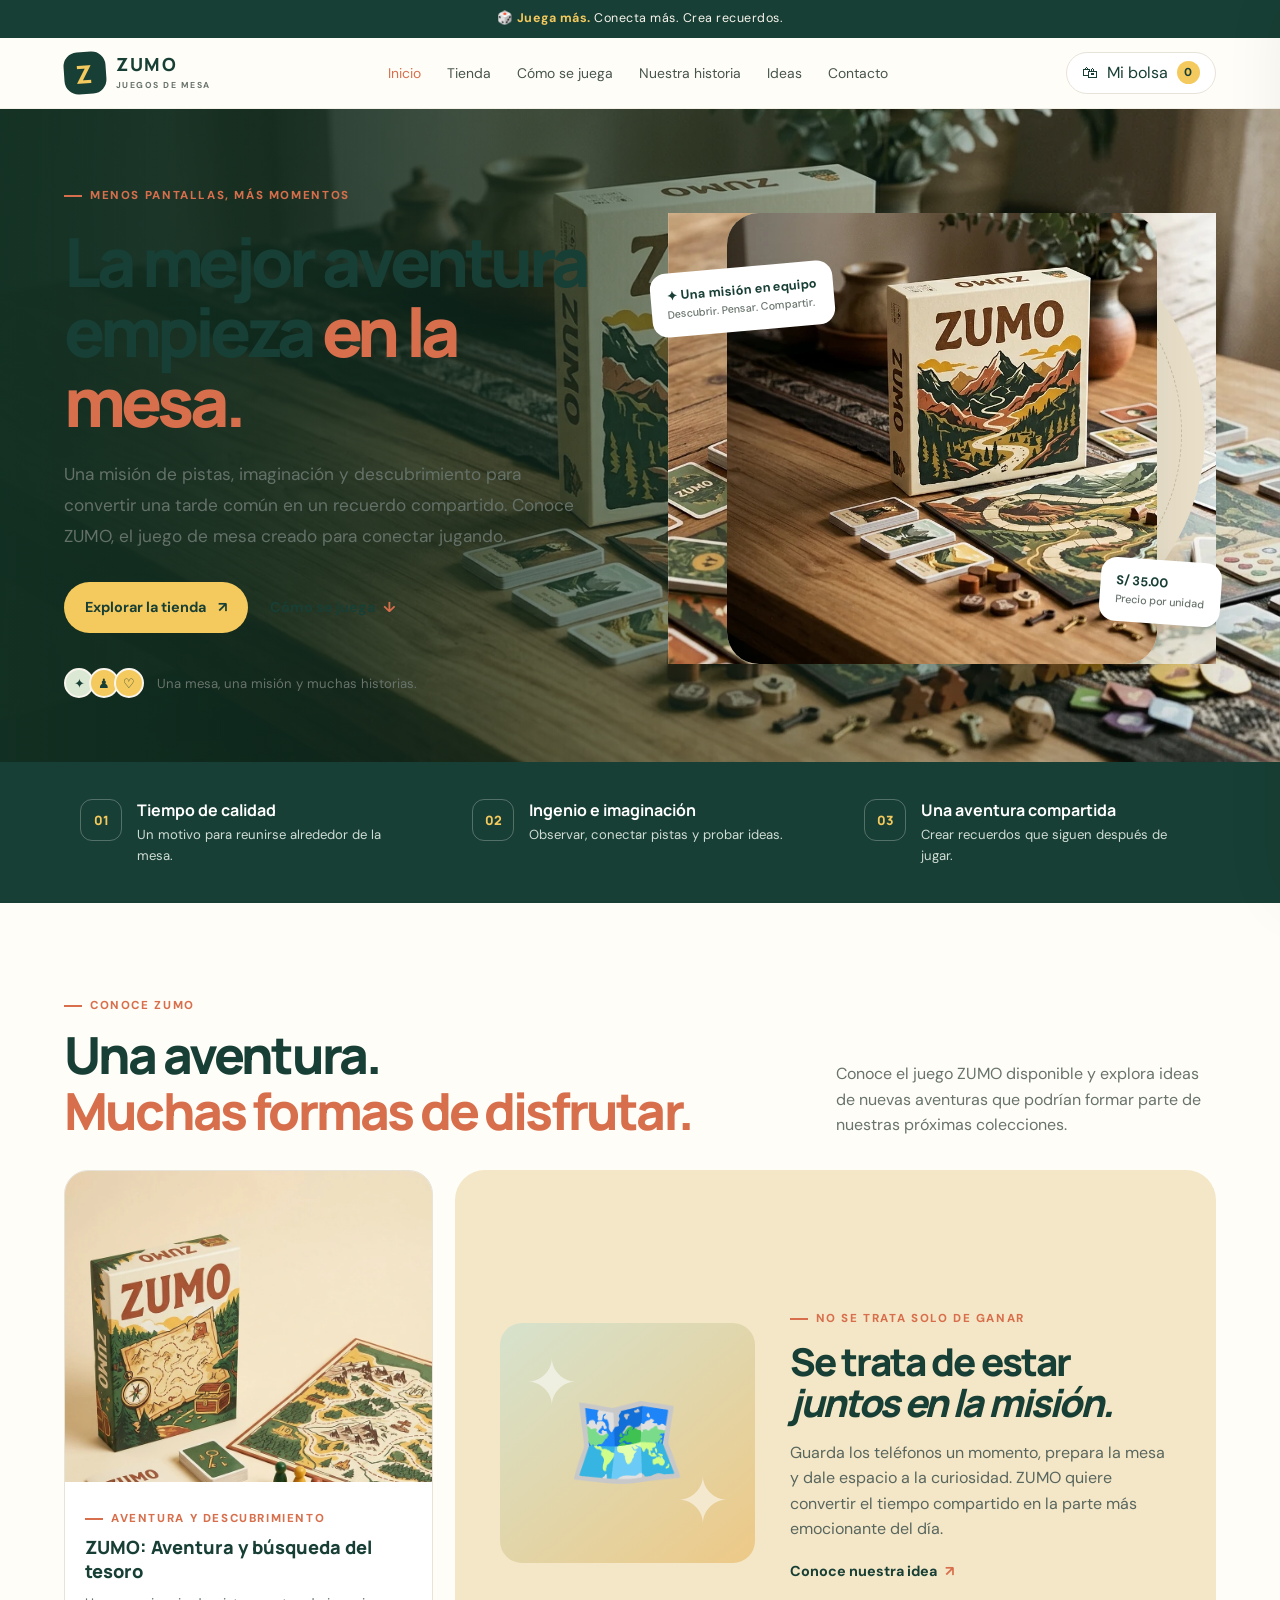
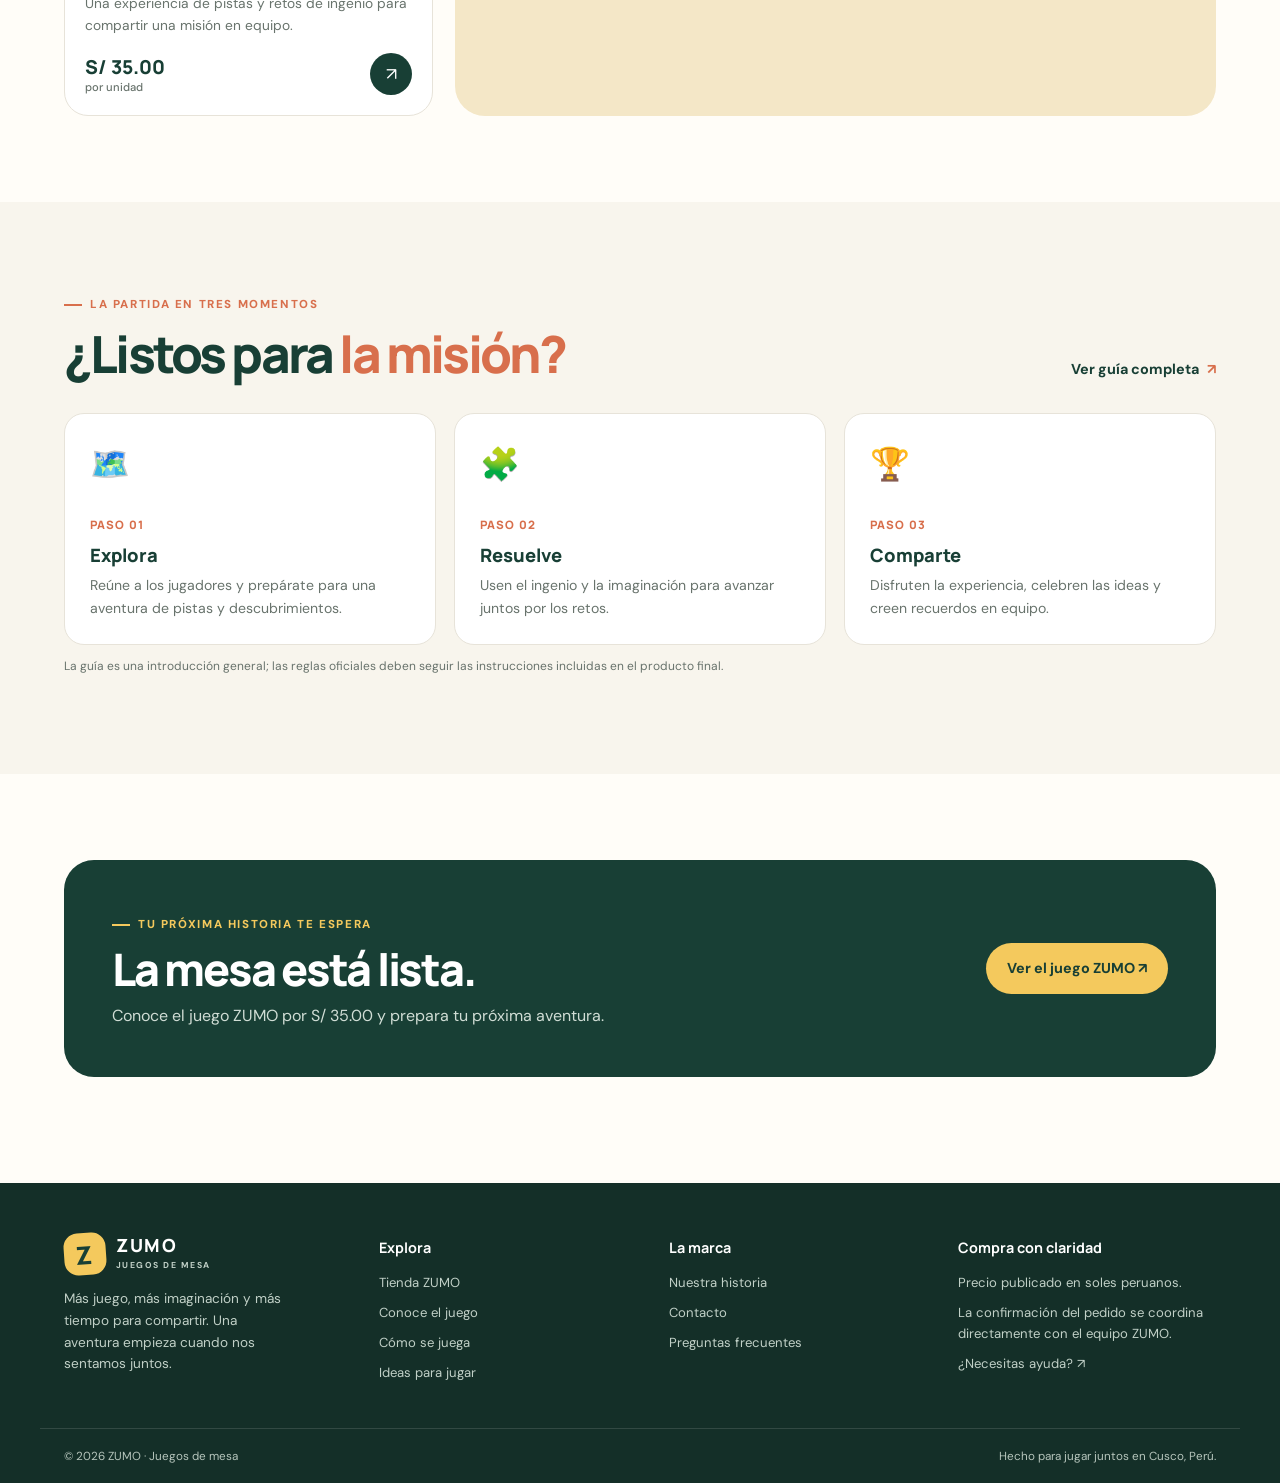
<file: index.html>
<!doctype html><html lang="es"><head><meta charset="utf-8"><meta name="viewport" content="width=device-width, initial-scale=1"><meta name="description" content="Descubre ZUMO, juego de mesa de aventura y búsqueda del tesoro por S/ 35.00. Una propuesta para compartir tiempo de calidad, imaginación y retos en equipo."><meta name="theme-color" content="#183f35"><meta property="og:title" content="ZUMO | Juegos de mesa para conectar jugando"><meta property="og:description" content="Descubre ZUMO, juego de mesa de aventura y búsqueda del tesoro por S/ 35.00. Una propuesta para compartir tiempo de calidad, imaginación y retos en equipo."><title>ZUMO | Juegos de mesa para conectar jugando</title><link rel="icon" href="assets/favicon.svg" type="image/svg+xml"><style>@import url('https://fonts.googleapis.com/css2?family=DM+Sans:wght@400;500;600;700&family=Manrope:wght@400;500;600;700;800&display=swap');
:root{--forest:#183f35;--forest2:#245347;--cream:#f8f5ed;--paper:#fffdf8;--yellow:#f4c95d;--terra:#d86f4c;--ink:#1d2925;--muted:#68736c;--line:#e7e3d9;--shadow:0 18px 50px #1d292512;--radius:24px}*{box-sizing:border-box}html{scroll-behavior:smooth}body{margin:0;background:var(--paper);color:var(--ink);font-family:'DM Sans',sans-serif;line-height:1.6}body.locked{overflow:hidden}a{color:inherit;text-decoration:none}button,input,textarea,select{font:inherit}button,a,select{ -webkit-tap-highlight-color:transparent}button{cursor:pointer}.announcement{background:var(--forest);color:#f8f5ed;text-align:center;font-size:.78rem;letter-spacing:.04em;padding:9px 18px}.announcement b{color:var(--yellow)}.site-header{position:sticky;top:0;z-index:20;background:#fffdf8ed;backdrop-filter:blur(16px);border-bottom:1px solid #e7e3d980}.nav-wrap{max-width:1200px;margin:auto;padding:14px 24px;display:flex;align-items:center;gap:28px}.brand{display:inline-flex;align-items:center;gap:10px;font:800 1.13rem Manrope,sans-serif;letter-spacing:.09em;line-height:1;color:var(--forest);flex-shrink:0}.brand-mark{width:42px;height:42px;border-radius:14px;background:var(--forest);color:var(--yellow);display:grid;place-items:center;font:800 1.55rem Manrope,sans-serif;transform:rotate(-4deg)}.brand small{display:block;font:700 .54rem 'DM Sans',sans-serif;letter-spacing:.17em;margin-top:5px;color:var(--muted)}.nav-links{display:flex;align-items:center;justify-content:center;gap:26px;margin:auto;font-size:.87rem;color:#47554d}.nav-links a{transition:color .2s}.nav-links a:hover,.nav-links a.active{color:var(--terra)}.nav-actions{display:flex;align-items:center;gap:10px}.icon-button,.cart-button,.menu-toggle{border:1px solid var(--line);background:white;border-radius:999px;min-height:42px;padding:0 15px;color:var(--forest);display:flex;align-items:center;gap:9px}.cart-count{display:grid;place-items:center;background:var(--yellow);color:var(--forest);font-size:.72rem;font-weight:800;border-radius:50%;width:23px;height:23px}.menu-toggle{display:none;font-size:1.2rem;padding:0;width:42px;justify-content:center}.btn{display:inline-flex;align-items:center;justify-content:center;gap:12px;border:0;border-radius:999px;padding:14px 21px;font-weight:700;font-size:.9rem;transition:transform .2s,box-shadow .2s,background .2s}.btn:hover{transform:translateY(-2px);box-shadow:0 10px 22px #183f3520}.btn-primary{background:var(--yellow);color:var(--forest)}.btn-dark{background:var(--forest);color:white}.btn-light{background:white;color:var(--forest);border:1px solid var(--line)}.text-link{font-weight:700;color:var(--forest);font-size:.9rem}.text-link span{color:var(--terra);margin-left:5px}.page-wrap{max-width:1200px;margin:auto;padding:0 24px}.eyebrow{font-size:.72rem;font-weight:800;letter-spacing:.14em;color:var(--terra);text-transform:uppercase;display:inline-flex;align-items:center;gap:8px}.eyebrow:before{content:'';width:18px;height:2px;background:currentColor}.hero{background:var(--cream);overflow:hidden}.hero-inner{max-width:1200px;margin:auto;min-height:570px;padding:70px 24px 64px;display:grid;grid-template-columns:1fr 1fr;align-items:center;gap:55px}.hero h1,.page-hero h1{font:800 clamp(2.8rem,5.3vw,5rem)/1.03 Manrope,sans-serif;letter-spacing:-.065em;color:var(--forest);margin:22px 0}.hero h1 em,.section-title em,.page-hero h1 em{font-style:normal;color:var(--terra)}.hero-copy>p{max-width:510px;color:#647168;font-size:1.08rem;line-height:1.8}.hero-actions{display:flex;align-items:center;gap:22px;flex-wrap:wrap;margin-top:30px}.hero-proof{display:flex;align-items:center;gap:13px;margin-top:35px;color:var(--muted);font-size:.82rem}.proof-icons{display:flex}.proof-icons span{width:30px;height:30px;border:2px solid var(--cream);margin-left:-5px;border-radius:50%;display:grid;place-items:center;background:var(--yellow);color:var(--forest)}.proof-icons span:first-child{margin-left:0;background:#dbe8d4}.hero-art{position:relative;min-height:420px;display:grid;place-items:center}.hero-orbit{position:absolute;width:min(100%,440px);aspect-ratio:1;border-radius:50%;background:#e9dfc9;right:2%;top:0}.hero-orbit:before,.hero-orbit:after{content:'';position:absolute;border:1px dashed #c9bca0;border-radius:50%;inset:23px}.hero-orbit:after{inset:54px}.image-frame{position:relative;z-index:1;width:min(100%,430px);aspect-ratio:4/4.2;border-radius:32px;overflow:hidden;background:linear-gradient(145deg,#d6dfc7,#f3dca1);box-shadow:var(--shadow);display:grid;place-items:center}.image-frame img,.product-image img,.feature-image img,.article-image img{width:100%;height:100%;object-fit:cover;display:block}.image-placeholder{position:absolute;inset:0;display:flex;flex-direction:column;align-items:center;justify-content:center;text-align:center;padding:24px;background:radial-gradient(circle at 20% 20%,#fff8 0 2px,transparent 3px),linear-gradient(145deg,#dce5d1,#f2d9a1);color:var(--forest)}.image-placeholder .placeholder-icon{font-size:4.5rem;filter:drop-shadow(0 10px 8px #183f3520)}.image-placeholder strong{font:800 1.7rem Manrope,sans-serif;letter-spacing:.08em}.image-placeholder small{font-size:.75rem;max-width:210px;margin-top:5px;color:#52655a}.float-label{position:absolute;z-index:2;border-radius:16px;background:white;padding:13px 16px;box-shadow:var(--shadow);font-size:.8rem;font-weight:700;color:var(--forest)}.float-label small{display:block;font-size:.67rem;color:var(--muted);font-weight:500}.float-one{top:12%;left:-3%;transform:rotate(-5deg)}.float-two{bottom:9%;right:-1%;transform:rotate(4deg)}.section{padding:86px 0}.section-heading{display:flex;align-items:end;justify-content:space-between;gap:30px;margin-bottom:32px}.section-heading p{max-width:380px;color:var(--muted);margin:0}.section-title{font:800 clamp(2.1rem,4vw,3.5rem)/1.08 Manrope,sans-serif;letter-spacing:-.055em;color:var(--forest);margin:12px 0 0}.benefits{background:var(--forest);color:white}.benefit-grid{max-width:1200px;margin:auto;padding:25px 24px;display:grid;grid-template-columns:repeat(3,1fr);gap:24px}.benefit{display:flex;align-items:flex-start;gap:15px;padding:12px 16px}.benefit-number{font:800 .8rem Manrope;color:var(--yellow);border:1px solid #ffffff42;border-radius:12px;width:42px;height:42px;display:grid;place-items:center;flex-shrink:0}.benefit strong{display:block;font:700 1rem Manrope;margin-bottom:3px}.benefit p{font-size:.82rem;color:#d0ddd5;margin:0}.product-grid{display:grid;grid-template-columns:repeat(3,1fr);gap:22px}.product-card{border:1px solid var(--line);border-radius:var(--radius);overflow:hidden;background:white;transition:transform .25s,box-shadow .25s}.product-card:hover{transform:translateY(-5px);box-shadow:var(--shadow)}.product-image{position:relative;aspect-ratio:1.18;background:#e9e5d9;overflow:hidden;display:grid;place-items:center}.product-image .image-placeholder{background:linear-gradient(140deg,#e0e7d7,#f2dfb3)}.product-image .image-placeholder .placeholder-icon{font-size:3.5rem}.product-image .image-placeholder strong{font-size:1.25rem}.product-badge{position:absolute;top:14px;left:14px;border-radius:999px;background:var(--yellow);color:var(--forest);font-size:.66rem;font-weight:800;letter-spacing:.06em;padding:7px 11px}.product-card-body{padding:20px}.product-card-body h3{font:800 1.14rem/1.3 Manrope;color:var(--forest);margin:8px 0}.product-card-body p{font-size:.86rem;color:var(--muted);margin:0 0 17px}.product-card-bottom{display:flex;align-items:center;justify-content:space-between;gap:12px}.price{font:800 1.2rem Manrope;color:var(--forest)}.price small{display:block;font:500 .7rem 'DM Sans';color:var(--muted)}.round-arrow{width:42px;height:42px;border:0;border-radius:50%;background:var(--forest);color:white;font-size:1.1rem;display:grid;place-items:center}.empty-state{grid-column:1/-1;padding:30px;border:1px dashed var(--line);border-radius:18px;color:var(--muted)}.story-band{background:#f4e7c7;border-radius:30px;padding:45px;display:grid;grid-template-columns:.8fr 1.2fr;align-items:center;gap:35px}.story-art{min-height:240px;border-radius:22px;background:linear-gradient(140deg,#d6e2cd,#edc987);display:grid;place-items:center;font-size:6rem;position:relative;overflow:hidden}.story-art:before,.story-art:after{content:'✦';position:absolute;color:#fff8;font-size:4rem}.story-art:before{top:10px;left:25px}.story-art:after{bottom:10px;right:25px}.story-band h2{font:800 clamp(2rem,3vw,3rem)/1.08 Manrope;letter-spacing:-.05em;color:var(--forest);margin:12px 0}.story-band p{color:#59665e;max-width:530px}.steps-grid{display:grid;grid-template-columns:repeat(3,1fr);gap:18px}.step-card{border:1px solid var(--line);border-radius:20px;padding:25px;background:white}.step-icon{font-size:2rem;display:block;margin-bottom:20px}.step-card .step-number{font:800 .72rem Manrope;color:var(--terra);letter-spacing:.1em}.step-card h3{font:800 1.15rem Manrope;color:var(--forest);margin:6px 0}.step-card p{font-size:.88rem;color:var(--muted);margin:0}.cta-band{background:var(--forest);color:white;border-radius:30px;padding:48px;display:flex;align-items:center;justify-content:space-between;gap:30px}.cta-band h2{font:800 clamp(2rem,3.5vw,3rem)/1.08 Manrope;letter-spacing:-.05em;margin:10px 0}.cta-band p{color:#d0ddd5;margin:0}.cta-band .eyebrow{color:var(--yellow)}.footer{background:#142f28;color:white;margin-top:20px}.footer-main{max-width:1200px;margin:auto;padding:50px 24px 36px;display:grid;grid-template-columns:1.1fr 1fr 1fr 1fr;gap:32px}.brand-footer{color:white}.brand-footer .brand-mark{background:var(--yellow);color:var(--forest)}.brand-footer small{color:#c1d0c7}.footer-intro p{color:#c1d0c7;font-size:.85rem;max-width:230px}.footer-col h4{font:700 .9rem Manrope;margin:5px 0 15px}.footer-col a,.footer-col p{display:block;color:#c1d0c7;font-size:.82rem;margin:9px 0}.footer-col a:hover{color:var(--yellow)}.footer-bottom{border-top:1px solid #ffffff20;max-width:1200px;margin:auto;padding:18px 24px;display:flex;justify-content:space-between;gap:18px;color:#b6c5bc;font-size:.73rem}.page-hero{background:var(--cream);padding:62px 0}.page-hero-inner{max-width:1200px;margin:auto;padding:0 24px;display:grid;grid-template-columns:1fr .75fr;align-items:center;gap:45px}.page-hero h1{font-size:clamp(2.6rem,5vw,4.4rem);margin:16px 0}.page-hero p{max-width:590px;color:var(--muted);font-size:1rem}.page-hero-art{min-height:250px;border-radius:25px;background:linear-gradient(140deg,#d8e4d1,#f1d79d);display:grid;place-items:center;font-size:6rem;position:relative;overflow:hidden}.page-hero-art:after{content:'ZUMO';position:absolute;font:800 3rem Manrope;color:#183f3512;letter-spacing:.15em;bottom:12px;right:16px}.breadcrumbs{font-size:.78rem;color:var(--muted);padding:20px 0}.breadcrumbs a{color:var(--forest);font-weight:700}.catalog-tools{display:flex;align-items:center;justify-content:space-between;gap:15px;flex-wrap:wrap;margin-bottom:24px}.search-field{display:flex;align-items:center;gap:10px;border:1px solid var(--line);border-radius:999px;background:white;padding:0 16px;min-height:48px;flex:1;max-width:430px}.search-field input{border:0;outline:0;background:transparent;width:100%;min-width:0}.filter-pills{display:flex;gap:8px;flex-wrap:wrap}.filter-pills button{border:1px solid var(--line);background:white;border-radius:999px;padding:10px 15px;font-size:.8rem;color:var(--muted)}.filter-pills button.active{background:var(--forest);color:white;border-color:var(--forest)}.catalog-count{font-size:.8rem;color:var(--muted);margin-bottom:16px}.product-detail{display:grid;grid-template-columns:1fr 1fr;gap:60px;align-items:start;padding:45px 0 85px}.detail-gallery{position:sticky;top:100px}.detail-main-image{position:relative;aspect-ratio:1/1.02;border-radius:28px;overflow:hidden;background:#e8e5d8;display:grid;place-items:center}.detail-main-image .image-placeholder .placeholder-icon{font-size:6rem}.detail-thumbs{display:grid;grid-template-columns:repeat(3,1fr);gap:12px;margin-top:12px}.detail-thumb{aspect-ratio:1.25;border:1px solid var(--line);border-radius:14px;overflow:hidden;background:#f0ebdd;display:grid;place-items:center;font-size:1.8rem;color:var(--forest)}.detail-info{padding-top:15px}.detail-info h1{font:800 clamp(2.2rem,4vw,3.5rem)/1.08 Manrope;letter-spacing:-.06em;color:var(--forest);margin:14px 0}.detail-info .lead{font-size:1rem;color:var(--muted);line-height:1.8}.detail-price{font:800 1.8rem Manrope;color:var(--forest);margin:24px 0 4px}.detail-price small{font:500 .78rem 'DM Sans';color:var(--muted);display:block}.stock-note{display:flex;align-items:center;gap:8px;color:#3f7957;font-size:.8rem;margin:12px 0 24px}.stock-dot{width:8px;height:8px;border-radius:50%;background:#4d9c6c}.quantity-row{display:flex;gap:12px;align-items:center;margin:22px 0}.quantity{display:flex;align-items:center;border:1px solid var(--line);border-radius:999px;overflow:hidden;height:48px}.quantity button{width:42px;height:48px;border:0;background:white;color:var(--forest);font-size:1.15rem}.quantity span{width:25px;text-align:center;font-weight:700}.quantity-row .btn{flex:1}.detail-points{list-style:none;padding:0;margin:26px 0;border-top:1px solid var(--line)}.detail-points li{padding:12px 0;border-bottom:1px solid var(--line);font-size:.88rem;color:#48574e}.detail-points li span{color:var(--terra);font-weight:800;margin-right:10px}.fine-print{font-size:.75rem;color:var(--muted)}.accordion{border-top:1px solid var(--line)}.accordion details{border-bottom:1px solid var(--line);padding:18px 0}.accordion summary{font-weight:700;color:var(--forest);cursor:pointer;list-style:none;display:flex;justify-content:space-between;gap:20px}.accordion summary:after{content:'+';font-size:1.2rem}.accordion details[open] summary:after{content:'−'}.accordion details p{font-size:.9rem;color:var(--muted);max-width:800px}.content-narrow{max-width:850px;margin:auto}.content-narrow h2{font:800 1.6rem Manrope;color:var(--forest);margin:34px 0 10px}.content-narrow p,.content-narrow li{color:#58655d}.contact-grid{display:grid;grid-template-columns:.8fr 1.2fr;gap:40px}.contact-card{background:var(--forest);color:white;border-radius:24px;padding:30px}.contact-card h2{font:800 1.8rem Manrope;margin:0 0 12px}.contact-card p{color:#d0ddd5;font-size:.9rem}.contact-method{border-top:1px solid #ffffff2b;padding:16px 0}.contact-method strong{display:block;color:var(--yellow);font-size:.8rem}.contact-method span{font-size:.9rem}.form-card{border:1px solid var(--line);border-radius:24px;padding:30px;background:white}.form-card h2{font:800 1.7rem Manrope;color:var(--forest);margin:0 0 5px}.form-card>p{color:var(--muted);font-size:.87rem;margin-top:0}.form-grid{display:grid;grid-template-columns:1fr 1fr;gap:16px}.field{display:flex;flex-direction:column;gap:7px;margin:10px 0}.field.full{grid-column:1/-1}.field label{font-size:.8rem;font-weight:700;color:var(--forest)}.field input,.field textarea,.field select{border:1px solid var(--line);border-radius:12px;padding:13px 14px;outline:0;background:#fffdf9;width:100%}.field input:focus,.field textarea:focus{border-color:var(--forest)}.field textarea{min-height:130px;resize:vertical}.notice{background:#f5edda;color:#675b3f;border-radius:12px;padding:14px;font-size:.8rem;margin:15px 0}.about-values{display:grid;grid-template-columns:repeat(3,1fr);gap:18px}.value-card{padding:25px;border:1px solid var(--line);border-radius:20px}.value-card span{font-size:2rem}.value-card h3{font:800 1.05rem Manrope;color:var(--forest)}.value-card p{font-size:.86rem;color:var(--muted)}.blog-grid{display:grid;grid-template-columns:repeat(3,1fr);gap:20px}.article-card{border:1px solid var(--line);border-radius:20px;overflow:hidden;background:white}.article-image{height:180px;background:linear-gradient(135deg,#dce5d1,#f1d79d);display:grid;place-items:center;font-size:3.5rem}.article-body{padding:20px}.article-tag{font-size:.68rem;text-transform:uppercase;letter-spacing:.1em;color:var(--terra);font-weight:800}.article-body h3{font:800 1.15rem/1.3 Manrope;color:var(--forest);margin:10px 0}.article-body p{font-size:.85rem;color:var(--muted)}.article-body a{font-size:.82rem;font-weight:800;color:var(--forest)}.cart-backdrop{position:fixed;inset:0;background:#10261fcc;z-index:50;opacity:0;pointer-events:none;transition:opacity .25s}.cart-backdrop.open{opacity:1;pointer-events:auto}.cart-drawer{position:fixed;right:0;top:0;height:100dvh;width:min(440px,100%);background:var(--paper);z-index:51;transform:translateX(105%);transition:transform .3s;display:flex;flex-direction:column;padding:25px;box-shadow:-20px 0 60px #0001}.cart-drawer.open{transform:translateX(0)}.drawer-head{display:flex;align-items:center;justify-content:space-between;border-bottom:1px solid var(--line);padding-bottom:20px}.drawer-head h3{font:800 1.6rem Manrope;color:var(--forest);margin:6px 0 0}.close-button{width:40px;height:40px;border:1px solid var(--line);border-radius:50%;background:white;font-size:1.5rem}.cart-items{overflow:auto;flex:1;padding:15px 0}.empty-cart{text-align:center;padding:50px 10px;color:var(--muted)}.cart-line{display:grid;grid-template-columns:64px 1fr auto;gap:13px;padding:14px 0;border-bottom:1px solid var(--line);align-items:center}.cart-line-art{width:64px;height:64px;border-radius:13px;background:#e0e7d7;display:grid;place-items:center;font-size:1.8rem}.cart-line strong{display:block;color:var(--forest);font-size:.86rem}.cart-line small{color:var(--muted)}.remove-line{border:0;background:none;color:var(--terra);font-size:.75rem;padding:5px 0}.drawer-bottom{border-top:1px solid var(--line);padding-top:20px}.total-line{display:flex;justify-content:space-between;font-size:.9rem;margin-bottom:15px}.total-line strong{font:800 1.3rem Manrope;color:var(--forest)}.checkout{width:100%}.drawer-bottom>small{display:block;text-align:center;color:var(--muted);font-size:.72rem;margin-top:10px}#toast{position:fixed;left:50%;bottom:24px;transform:translate(-50%,20px);opacity:0;pointer-events:none;background:var(--forest);color:white;border-radius:999px;padding:13px 20px;z-index:70;box-shadow:var(--shadow);font-size:.84rem;transition:.25s;max-width:calc(100% - 30px);text-align:center}#toast.show{opacity:1;transform:translate(-50%,0)}.mobile-menu{display:none}.no-results{padding:30px;text-align:center;color:var(--muted)}.faq-layout{display:grid;grid-template-columns:.7fr 1.3fr;gap:45px}.faq-intro{position:sticky;top:110px;align-self:start}.faq-intro h2{font:800 2.3rem/1.1 Manrope;letter-spacing:-.05em;color:var(--forest)}.faq-intro p{color:var(--muted)}
@media(max-width:900px){.nav-wrap{gap:14px}.nav-links{gap:15px}.nav-links a{font-size:.8rem}.hero-inner{gap:25px}.hero-art{min-height:360px}.benefit-grid{gap:8px}.product-grid,.blog-grid{grid-template-columns:repeat(2,1fr)}.footer-main{grid-template-columns:repeat(2,1fr)}.product-detail{gap:32px}.contact-grid{gap:20px}.page-hero-inner{gap:25px}}
@media(max-width:700px){.announcement{font-size:.69rem}.nav-wrap{padding:11px 16px}.brand-mark{width:38px;height:38px}.menu-toggle{display:flex;order:3}.nav-actions{margin-left:auto}.nav-actions .cart-label{display:none}.nav-links{display:none;position:absolute;top:100%;left:0;right:0;background:var(--paper);padding:12px 20px 22px;border-bottom:1px solid var(--line);box-shadow:0 15px 25px #183f3510;flex-direction:column;align-items:stretch;gap:0}.nav-links.open{display:flex}.nav-links a{padding:13px 3px;border-bottom:1px solid var(--line);font-size:.92rem}.hero-inner{grid-template-columns:1fr;padding:48px 20px 40px;gap:22px}.hero h1{font-size:clamp(2.75rem,13vw,4.1rem)}.hero-copy>p{font-size:.97rem}.hero-art{min-height:340px}.hero-orbit{width:320px;right:4%;top:8px}.image-frame{width:min(82%,330px);aspect-ratio:1/1.05}.float-one{left:0;top:10%}.float-two{right:0;bottom:8%}.page-wrap{padding:0 18px}.section{padding:58px 0}.section-heading{align-items:flex-start;flex-direction:column;gap:12px}.benefit-grid{grid-template-columns:1fr;padding:18px}.benefit{padding:10px}.product-grid,.blog-grid{grid-template-columns:1fr}.product-image{aspect-ratio:1.25}.story-band{grid-template-columns:1fr;padding:22px}.story-art{min-height:180px;font-size:4.5rem}.steps-grid{grid-template-columns:1fr}.cta-band{padding:30px 24px;align-items:flex-start;flex-direction:column}.footer-main{grid-template-columns:1fr 1fr;padding:38px 20px 28px;gap:25px}.footer-intro{grid-column:1/-1}.footer-bottom{padding:16px 20px;flex-direction:column;gap:5px}.page-hero{padding:42px 0}.page-hero-inner{grid-template-columns:1fr;padding:0 20px}.page-hero h1{font-size:clamp(2.5rem,12vw,3.7rem)}.page-hero-art{min-height:180px;font-size:4.5rem}.catalog-tools{align-items:stretch;flex-direction:column}.search-field{max-width:none}.filter-pills{flex-wrap:nowrap;overflow-x:auto;padding-bottom:4px}.filter-pills button{white-space:nowrap}.product-detail{grid-template-columns:1fr;padding:20px 0 60px;gap:25px}.detail-gallery{position:static}.detail-main-image{aspect-ratio:1.1}.detail-info{padding:0}.detail-info h1{font-size:2.45rem}.detail-thumbs{grid-template-columns:repeat(3,1fr)}.contact-grid,.faq-layout{grid-template-columns:1fr}.contact-card,.form-card{padding:23px}.form-grid{grid-template-columns:1fr}.field.full{grid-column:auto}.about-values{grid-template-columns:1fr}.faq-intro{position:static}.faq-intro h2{font-size:2rem}.cart-drawer{padding:20px}.brand small{font-size:.48rem}}
@media(prefers-reduced-motion:reduce){html{scroll-behavior:auto}*,*:before,*:after{transition:none!important;animation:none!important}}

/* Imágenes oficiales entregadas para ZUMO */
.image-frame:has(img[src]), .product-image:has(img[src]), .detail-main-image:has(img[src]) { background:#e9e5d9; }
.image-frame img, .product-image img, .detail-main-image img { position:relative; z-index:1; }
.image-frame .image-placeholder, .product-image .image-placeholder, .detail-main-image .image-placeholder { display:none; }
.detail-thumb { background-size:cover; background-position:center; }

/* Dedicated generated photography for inner pages and mobile */
.page-hero-art{overflow:hidden;border-radius:24px;background:#e9e5d9;min-height:260px}.page-hero-art img{display:block;width:100%;height:100%;min-height:260px;object-fit:cover;border-radius:24px}.article-image img{display:block;width:100%;height:100%;object-fit:cover}.hero{background-image:linear-gradient(90deg,rgba(19,51,37,.92),rgba(19,51,37,.55) 48%,rgba(19,51,37,.06)),url("assets/img/zumo-hero.webp");background-position:center;background-size:cover}.hero-art{background-image:url("assets/img/zumo-producto-movil.webp");background-size:cover;background-position:center}

/* Catalogo ampliado: conceptos de futuras colecciones, claramente diferenciados */
.concept-card{background:#fbfaf5;border-style:dashed;border-color:#d9d2c2}
.concept-card .product-image img{filter:saturate(.82)}
.concept-badge{background:#e8e1d0!important;color:#5c614b!important}
.concept-note{margin-top:14px;padding-top:11px;border-top:1px solid #e4ddcf;color:#7b684a;font-size:.78rem;font-weight:700}
</style></head><body><div class="announcement">🎲 <b>Juega más.</b> Conecta más. Crea recuerdos.</div><header class="site-header"><div class="nav-wrap"><a class="brand" href="index.html" aria-label="ZUMO, inicio"><span class="brand-mark">Z</span><span>ZUMO<small>JUEGOS DE MESA</small></span></a><nav class="nav-links" id="navLinks" aria-label="Navegación principal"><a class="active" href="index.html">Inicio</a><a class="" href="tienda/index.html">Tienda</a><a class="" href="como-jugar/index.html">Cómo se juega</a><a class="" href="nosotros/index.html">Nuestra historia</a><a class="" href="blog/index.html">Ideas</a><a class="" href="contacto/index.html">Contacto</a></nav><div class="nav-actions"><button class="cart-button" id="openCart" aria-label="Abrir bolsa de compras">🛍 <span class="cart-label">Mi bolsa</span><span class="cart-count" data-cart-count>0</span></button><button class="menu-toggle" id="menuToggle" aria-label="Abrir menú" aria-expanded="false">☰</button></div></div></header><main><section class="hero"><div class="hero-inner"><div class="hero-copy"><span class="eyebrow">MENOS PANTALLAS, MÁS MOMENTOS</span><h1>La mejor aventura<br>empieza <em>en la mesa.</em></h1><p>Una misión de pistas, imaginación y descubrimiento para convertir una tarde común en un recuerdo compartido. Conoce ZUMO, el juego de mesa creado para conectar jugando.</p><div class="hero-actions"><a class="btn btn-primary" href="tienda/index.html">Explorar la tienda <span>↗</span></a><a class="text-link" href="como-jugar/index.html">Cómo se juega <span>↓</span></a></div><div class="hero-proof"><div class="proof-icons"><span>✦</span><span>♟</span><span>♡</span></div><span>Una mesa, una misión y muchas historias.</span></div></div><div class="hero-art"><div class="hero-orbit"></div><div class="image-frame"><img src="assets/img/zumo-hero.webp" alt="ZUMO listo para una partida de aventura familiar" onerror="this.style.display='none'"><div class="image-placeholder"><span class="placeholder-icon">🧭</span><strong>LA AVENTURA</strong><small>Imagen oficial de ZUMO</small></div></div><div class="float-label float-one">✦ Una misión en equipo<small>Descubrir. Pensar. Compartir.</small></div><div class="float-label float-two">S/ 35.00<small>Precio por unidad</small></div></div></div></section><section class="benefits"><div class="benefit-grid"><div class="benefit"><span class="benefit-number">01</span><div><strong>Tiempo de calidad</strong><p>Un motivo para reunirse alrededor de la mesa.</p></div></div><div class="benefit"><span class="benefit-number">02</span><div><strong>Ingenio e imaginación</strong><p>Observar, conectar pistas y probar ideas.</p></div></div><div class="benefit"><span class="benefit-number">03</span><div><strong>Una aventura compartida</strong><p>Crear recuerdos que siguen después de jugar.</p></div></div></div></section><section class="section"><div class="page-wrap"><div class="section-heading"><div><span class="eyebrow">CONOCE ZUMO</span><h2 class="section-title">Una aventura.<br><em>Muchas formas de disfrutar.</em></h2></div><p>Conoce el juego ZUMO disponible y explora ideas de nuevas aventuras que podrían formar parte de nuestras próximas colecciones.</p></div><div class="product-grid"><article class="product-card" data-product-card data-search="zumo aventura búsqueda tesoro juego mesa familia ingenio" data-category="juegos"><a class="product-image" href="producto/zumo/index.html"><img src="assets/img/zumo-producto.webp" alt="Caja del juego de mesa ZUMO" onerror="this.style.display='none'"><div class="image-placeholder"><span class="placeholder-icon">🧩</span><strong>ZUMO</strong><small>Imagen oficial de ZUMO</small></div><span class="product-badge">JUEGO ORIGINAL</span></a><div class="product-card-body"><span class="eyebrow">AVENTURA Y DESCUBRIMIENTO</span><h3>ZUMO: Aventura y búsqueda del tesoro</h3><p>Una experiencia de pistas y retos de ingenio para compartir una misión en equipo.</p><div class="product-card-bottom"><span class="price">S/ 35.00<small>por unidad</small></span><a class="round-arrow" href="producto/zumo/index.html" aria-label="Ver detalles del juego ZUMO">↗</a></div></div></article><div class="story-band" style="grid-column:span 2"><div class="story-art">🗺️</div><div><span class="eyebrow">NO SE TRATA SOLO DE GANAR</span><h2>Se trata de estar<br><em>juntos en la misión.</em></h2><p>Guarda los teléfonos un momento, prepara la mesa y dale espacio a la curiosidad. ZUMO quiere convertir el tiempo compartido en la parte más emocionante del día.</p><a class="text-link" href="nosotros/index.html">Conoce nuestra idea <span>↗</span></a></div></div></div></div></section><section class="section" style="background:var(--cream)"><div class="page-wrap"><div class="section-heading"><div><span class="eyebrow">LA PARTIDA EN TRES MOMENTOS</span><h2 class="section-title">¿Listos para <em>la misión?</em></h2></div><a class="text-link" href="como-jugar/index.html">Ver guía completa <span>↗</span></a></div><div class="steps-grid"><article class="step-card"><span class="step-icon">🗺️</span><span class="step-number">PASO 01</span><h3>Explora</h3><p>Reúne a los jugadores y prepárate para una aventura de pistas y descubrimientos.</p></article><article class="step-card"><span class="step-icon">🧩</span><span class="step-number">PASO 02</span><h3>Resuelve</h3><p>Usen el ingenio y la imaginación para avanzar juntos por los retos.</p></article><article class="step-card"><span class="step-icon">🏆</span><span class="step-number">PASO 03</span><h3>Comparte</h3><p>Disfruten la experiencia, celebren las ideas y creen recuerdos en equipo.</p></article></div><p class="fine-print">La guía es una introducción general; las reglas oficiales deben seguir las instrucciones incluidas en el producto final.</p></div></section><section class="section"><div class="page-wrap"><div class="cta-band"><div><span class="eyebrow">TU PRÓXIMA HISTORIA TE ESPERA</span><h2>La mesa está lista.</h2><p>Conoce el juego ZUMO por S/ 35.00 y prepara tu próxima aventura.</p></div><a class="btn btn-primary" href="producto/zumo/index.html">Ver el juego ZUMO ↗</a></div></div></section></main><footer class="footer"><div class="footer-main"><div class="footer-intro"><a class="brand brand-footer" href="index.html"><span class="brand-mark">Z</span><span>ZUMO<small>JUEGOS DE MESA</small></span></a><p>Más juego, más imaginación y más tiempo para compartir. Una aventura empieza cuando nos sentamos juntos.</p></div><div class="footer-col"><h4>Explora</h4><a href="tienda/index.html">Tienda ZUMO</a><a href="producto/zumo/index.html">Conoce el juego</a><a href="como-jugar/index.html">Cómo se juega</a><a href="blog/index.html">Ideas para jugar</a></div><div class="footer-col"><h4>La marca</h4><a href="nosotros/index.html">Nuestra historia</a><a href="contacto/index.html">Contacto</a><a href="preguntas-frecuentes/index.html">Preguntas frecuentes</a></div><div class="footer-col"><h4>Compra con claridad</h4><p>Precio publicado en soles peruanos.</p><p>La confirmación del pedido se coordina directamente con el equipo ZUMO.</p><a href="contacto/index.html">¿Necesitas ayuda? ↗</a></div></div><div class="footer-bottom"><span>© 2026 ZUMO · Juegos de mesa</span><span>Hecho para jugar juntos en Cusco, Perú.</span></div></footer><div class="cart-backdrop" id="cartBackdrop"></div><aside class="cart-drawer" id="cartDrawer" aria-label="Bolsa de compras" aria-hidden="true"><div class="drawer-head"><div><span class="eyebrow">TU SELECCIÓN</span><h3>Mi bolsa <span id="drawerCount">(0)</span></h3></div><button id="closeCart" class="close-button" aria-label="Cerrar bolsa">×</button></div><div id="cartItems" class="cart-items"><p class="empty-cart">Tu bolsa está esperando una aventura. 🎲</p></div><div class="drawer-bottom"><div class="total-line"><span>Total</span><strong id="cartTotal">S/ 0.00</strong></div><button class="btn btn-primary checkout" id="checkout">Continuar con mi pedido ↗</button><small>El pedido se confirmará con el vendedor.</small><p id="whatsappNotice" class="fine-print" hidden>Configura el WhatsApp oficial en assets/config.js para recibir pedidos.</p></div></aside><div id="toast" role="status" aria-live="polite"></div><script>window.ZUMO_CONFIG = { BRAND: 'ZUMO', PRODUCT_NAME: 'ZUMO: Aventura y búsqueda del tesoro', PRICE: 35.00, CURRENCY: 'S/', WHATSAPP: '5193803934', EMAIL: '', STOCK: 50 };
</script><script>(()=>{'use strict';const C=window.ZUMO_CONFIG||{PRICE:35,CURRENCY:'S/',WHATSAPP:'',PRODUCT_NAME:'Juego ZUMO'};const $=(s,r=document)=>r.querySelector(s),$$=(s,r=document)=>[...r.querySelectorAll(s)];let cart=[];try{cart=JSON.parse(localStorage.getItem('zumoCart')||'[]')}catch(e){}let toastTimer;function toast(msg){const t=$('#toast');if(!t)return;t.textContent=msg;t.classList.add('show');clearTimeout(toastTimer);toastTimer=setTimeout(()=>t.classList.remove('show'),2800)}function save(){try{localStorage.setItem('zumoCart',JSON.stringify(cart))}catch(e){}renderCart()}function money(n){return `${C.CURRENCY} ${Number(n).toFixed(2)}`}function count(){return cart.reduce((s,i)=>s+i.qty,0)}function renderCart(){const n=count();$$('[data-cart-count]').forEach(e=>e.textContent=n);const drawerCount=$('#drawerCount');if(drawerCount)drawerCount.textContent=`(${n})`;const items=$('#cartItems');if(items){if(!cart.length)items.innerHTML='<p class="empty-cart">Tu bolsa está esperando una aventura. 🎲</p>';else items.innerHTML=cart.map(i=>`<div class="cart-line"><div class="cart-line-art">🎲</div><div><strong>${i.name}</strong><small>${money(i.price)} · Cantidad: ${i.qty}</small><br><button class="remove-line" data-remove="${i.id}">Quitar</button></div><b>${money(i.price*i.qty)}</b></div>`).join('')}const total=$('#cartTotal');if(total)total.textContent=money(cart.reduce((s,i)=>s+i.price*i.qty,0));const checkout=$('#checkout');if(checkout)checkout.disabled=!cart.length;}
function openCart(){const d=$('#cartDrawer'),b=$('#cartBackdrop');if(!d||!b)return;d.classList.add('open');b.classList.add('open');d.setAttribute('aria-hidden','false');document.body.classList.add('locked');$('#closeCart')?.focus()}function closeCart(){const d=$('#cartDrawer'),b=$('#cartBackdrop');d?.classList.remove('open');b?.classList.remove('open');d?.setAttribute('aria-hidden','true');document.body.classList.remove('locked')}function add(qty=1){cart.push;let item=cart.find(i=>i.id==='zumo');if(item)item.qty+=qty;else cart.push({id:'zumo',name:C.PRODUCT_NAME||'Juego ZUMO',price:Number(C.PRICE)||35,qty});save();toast('¡ZUMO se agregó a tu bolsa!');}function checkout(){if(!cart.length){toast('Agrega el juego a tu bolsa primero.');return}const total=cart.reduce((s,i)=>s+i.price*i.qty,0);const lines=cart.map(i=>`• ${i.name} x${i.qty}: ${money(i.price*i.qty)}`).join('\n');const message=`Hola, quiero hacer un pedido de ZUMO:\n${lines}\nTotal: ${money(total)}\n¿Me pueden indicar cómo continuar con la compra?`;const phone=(C.WHATSAPP||'').replace(/\D/g,'');if(phone){window.open(`https://wa.me/${phone}?text=${encodeURIComponent(message)}`,'_blank','noopener');}else{toast('La tienda está lista; falta configurar el WhatsApp oficial en assets/config.js.');const p=$('#whatsappNotice');if(p)p.hidden=false;}}function init(){renderCart();$('#openCart')?.addEventListener('click',openCart);$('#closeCart')?.addEventListener('click',closeCart);$('#cartBackdrop')?.addEventListener('click',closeCart);document.addEventListener('keydown',e=>{if(e.key==='Escape')closeCart()});$('#cartItems')?.addEventListener('click',e=>{const b=e.target.closest('[data-remove]');if(b){cart=cart.filter(i=>i.id!==b.dataset.remove);save()}});$('#checkout')?.addEventListener('click',checkout);$$('[data-add-cart]').forEach(b=>b.addEventListener('click',()=>{const q=$('#productQty');add(Math.max(1,Number(q?.textContent||b.dataset.qty||1)));openCart()}));$$('[data-buy-now]').forEach(b=>b.addEventListener('click',()=>{if(!cart.length)add(1);openCart()}));const q=$('#productQty');$('#qtyMinus')?.addEventListener('click',()=>{if(q)q.textContent=Math.max(1,Number(q.textContent)-1)});$('#qtyPlus')?.addEventListener('click',()=>{if(q)q.textContent=Math.min(10,Number(q.textContent)+1)});$('#menuToggle')?.addEventListener('click',()=>{const nav=$('#navLinks');const open=nav?.classList.toggle('open');$('#menuToggle')?.setAttribute('aria-expanded',String(!!open))});$$('#navLinks a').forEach(a=>a.addEventListener('click',()=>$('#navLinks')?.classList.remove('open')));const search=$('#catalogSearch');const filterButtons=$$('[data-filter]');function filter(){const term=(search?.value||'').toLocaleLowerCase('es');const selected=$('.filter-pills button.active')?.dataset.filter||'todos';let visible=0;$$('[data-product-card]').forEach(card=>{const text=(card.dataset.search||card.textContent).toLocaleLowerCase('es');const category=card.dataset.category||'juegos';const show=(text.includes(term))&&(selected==='todos'||selected===category);card.hidden=!show;if(show)visible++});const countEl=$('#resultsCount');if(countEl)countEl.textContent=`${visible} ${visible===1?'producto':'productos'}`;const no=$('#noResults');if(no)no.hidden=visible!==0}search?.addEventListener('input',filter);filterButtons.forEach(b=>b.addEventListener('click',()=>{filterButtons.forEach(x=>x.classList.remove('active'));b.classList.add('active');filter()}));$('#contactForm')?.addEventListener('submit',e=>{e.preventDefault();const form=e.currentTarget;const data=new FormData(form);const subject=encodeURIComponent('Consulta desde la web ZUMO: '+(data.get('subject')||'Consulta general'));const body=encodeURIComponent(`Nombre: ${data.get('name')}\nCorreo: ${data.get('email')}\nMotivo: ${data.get('subject')||'Consulta general'}\n\n${data.get('message')}`);if(C.EMAIL){location.href=`mailto:${C.EMAIL}?subject=${subject}&body=${body}`}else{const text=`Hola, ZUMO. Soy ${data.get('name')}. Mi correo: ${data.get('email')}. Consulta: ${data.get('message')}`;if(C.WHATSAPP){window.open(`https://wa.me/${C.WHATSAPP.replace(/\D/g,'')}?text=${encodeURIComponent(text)}`,'_blank','noopener')}else{toast('Formulario validado. Para enviar consultas, configura el WhatsApp o correo oficial en assets/config.js.');$('#contactNotice')?.removeAttribute('hidden')}}});}document.addEventListener('DOMContentLoaded',init)})();</script></body></html>
</file>
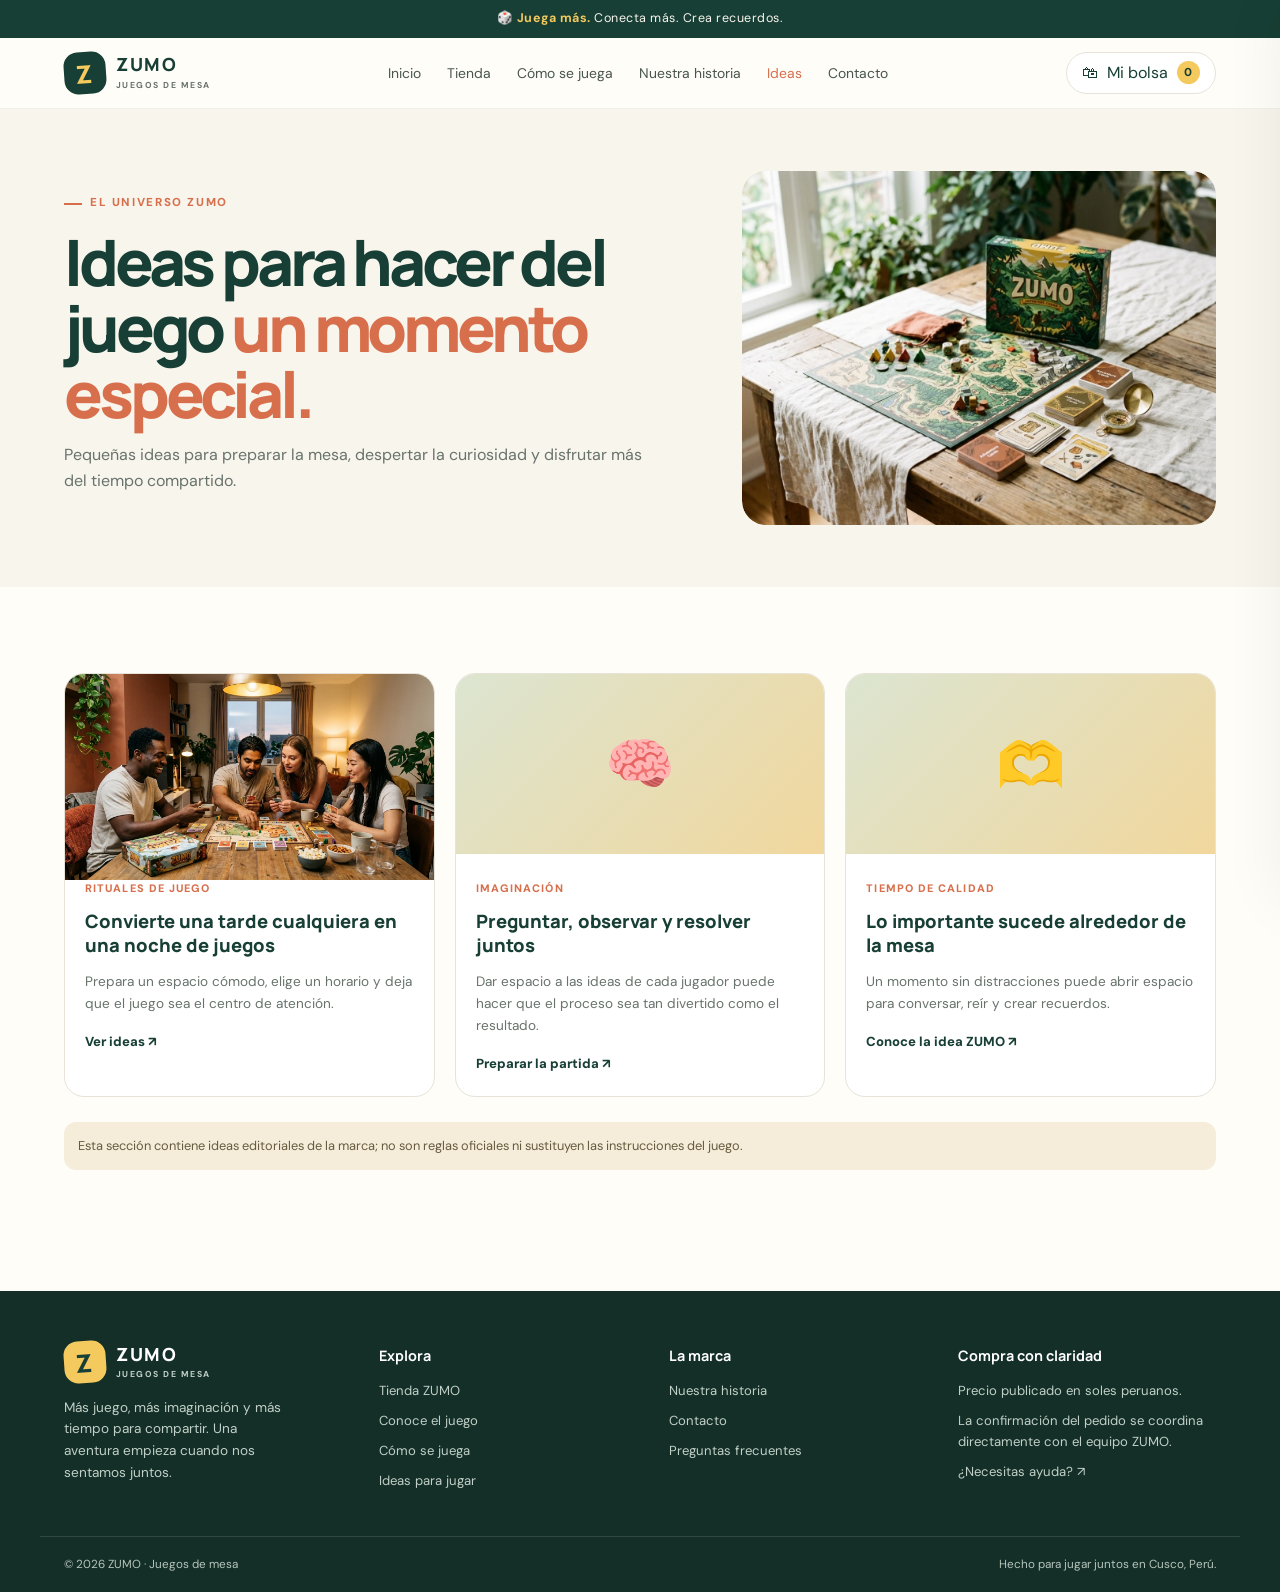
<file: blog/index.html>
<!doctype html><html lang="es"><head><meta charset="utf-8"><meta name="viewport" content="width=device-width, initial-scale=1"><meta name="description" content="Ideas para compartir tiempo de calidad y preparar una partida de juegos de mesa con ZUMO."><meta name="theme-color" content="#183f35"><meta property="og:title" content="Ideas para jugar | ZUMO"><meta property="og:description" content="Ideas para compartir tiempo de calidad y preparar una partida de juegos de mesa con ZUMO."><title>Ideas para jugar | ZUMO</title><link rel="icon" href="../assets/favicon.svg" type="image/svg+xml"><style>@import url('https://fonts.googleapis.com/css2?family=DM+Sans:wght@400;500;600;700&family=Manrope:wght@400;500;600;700;800&display=swap');
:root{--forest:#183f35;--forest2:#245347;--cream:#f8f5ed;--paper:#fffdf8;--yellow:#f4c95d;--terra:#d86f4c;--ink:#1d2925;--muted:#68736c;--line:#e7e3d9;--shadow:0 18px 50px #1d292512;--radius:24px}*{box-sizing:border-box}html{scroll-behavior:smooth}body{margin:0;background:var(--paper);color:var(--ink);font-family:'DM Sans',sans-serif;line-height:1.6}body.locked{overflow:hidden}a{color:inherit;text-decoration:none}button,input,textarea,select{font:inherit}button,a,select{ -webkit-tap-highlight-color:transparent}button{cursor:pointer}.announcement{background:var(--forest);color:#f8f5ed;text-align:center;font-size:.78rem;letter-spacing:.04em;padding:9px 18px}.announcement b{color:var(--yellow)}.site-header{position:sticky;top:0;z-index:20;background:#fffdf8ed;backdrop-filter:blur(16px);border-bottom:1px solid #e7e3d980}.nav-wrap{max-width:1200px;margin:auto;padding:14px 24px;display:flex;align-items:center;gap:28px}.brand{display:inline-flex;align-items:center;gap:10px;font:800 1.13rem Manrope,sans-serif;letter-spacing:.09em;line-height:1;color:var(--forest);flex-shrink:0}.brand-mark{width:42px;height:42px;border-radius:14px;background:var(--forest);color:var(--yellow);display:grid;place-items:center;font:800 1.55rem Manrope,sans-serif;transform:rotate(-4deg)}.brand small{display:block;font:700 .54rem 'DM Sans',sans-serif;letter-spacing:.17em;margin-top:5px;color:var(--muted)}.nav-links{display:flex;align-items:center;justify-content:center;gap:26px;margin:auto;font-size:.87rem;color:#47554d}.nav-links a{transition:color .2s}.nav-links a:hover,.nav-links a.active{color:var(--terra)}.nav-actions{display:flex;align-items:center;gap:10px}.icon-button,.cart-button,.menu-toggle{border:1px solid var(--line);background:white;border-radius:999px;min-height:42px;padding:0 15px;color:var(--forest);display:flex;align-items:center;gap:9px}.cart-count{display:grid;place-items:center;background:var(--yellow);color:var(--forest);font-size:.72rem;font-weight:800;border-radius:50%;width:23px;height:23px}.menu-toggle{display:none;font-size:1.2rem;padding:0;width:42px;justify-content:center}.btn{display:inline-flex;align-items:center;justify-content:center;gap:12px;border:0;border-radius:999px;padding:14px 21px;font-weight:700;font-size:.9rem;transition:transform .2s,box-shadow .2s,background .2s}.btn:hover{transform:translateY(-2px);box-shadow:0 10px 22px #183f3520}.btn-primary{background:var(--yellow);color:var(--forest)}.btn-dark{background:var(--forest);color:white}.btn-light{background:white;color:var(--forest);border:1px solid var(--line)}.text-link{font-weight:700;color:var(--forest);font-size:.9rem}.text-link span{color:var(--terra);margin-left:5px}.page-wrap{max-width:1200px;margin:auto;padding:0 24px}.eyebrow{font-size:.72rem;font-weight:800;letter-spacing:.14em;color:var(--terra);text-transform:uppercase;display:inline-flex;align-items:center;gap:8px}.eyebrow:before{content:'';width:18px;height:2px;background:currentColor}.hero{background:var(--cream);overflow:hidden}.hero-inner{max-width:1200px;margin:auto;min-height:570px;padding:70px 24px 64px;display:grid;grid-template-columns:1fr 1fr;align-items:center;gap:55px}.hero h1,.page-hero h1{font:800 clamp(2.8rem,5.3vw,5rem)/1.03 Manrope,sans-serif;letter-spacing:-.065em;color:var(--forest);margin:22px 0}.hero h1 em,.section-title em,.page-hero h1 em{font-style:normal;color:var(--terra)}.hero-copy>p{max-width:510px;color:#647168;font-size:1.08rem;line-height:1.8}.hero-actions{display:flex;align-items:center;gap:22px;flex-wrap:wrap;margin-top:30px}.hero-proof{display:flex;align-items:center;gap:13px;margin-top:35px;color:var(--muted);font-size:.82rem}.proof-icons{display:flex}.proof-icons span{width:30px;height:30px;border:2px solid var(--cream);margin-left:-5px;border-radius:50%;display:grid;place-items:center;background:var(--yellow);color:var(--forest)}.proof-icons span:first-child{margin-left:0;background:#dbe8d4}.hero-art{position:relative;min-height:420px;display:grid;place-items:center}.hero-orbit{position:absolute;width:min(100%,440px);aspect-ratio:1;border-radius:50%;background:#e9dfc9;right:2%;top:0}.hero-orbit:before,.hero-orbit:after{content:'';position:absolute;border:1px dashed #c9bca0;border-radius:50%;inset:23px}.hero-orbit:after{inset:54px}.image-frame{position:relative;z-index:1;width:min(100%,430px);aspect-ratio:4/4.2;border-radius:32px;overflow:hidden;background:linear-gradient(145deg,#d6dfc7,#f3dca1);box-shadow:var(--shadow);display:grid;place-items:center}.image-frame img,.product-image img,.feature-image img,.article-image img{width:100%;height:100%;object-fit:cover;display:block}.image-placeholder{position:absolute;inset:0;display:flex;flex-direction:column;align-items:center;justify-content:center;text-align:center;padding:24px;background:radial-gradient(circle at 20% 20%,#fff8 0 2px,transparent 3px),linear-gradient(145deg,#dce5d1,#f2d9a1);color:var(--forest)}.image-placeholder .placeholder-icon{font-size:4.5rem;filter:drop-shadow(0 10px 8px #183f3520)}.image-placeholder strong{font:800 1.7rem Manrope,sans-serif;letter-spacing:.08em}.image-placeholder small{font-size:.75rem;max-width:210px;margin-top:5px;color:#52655a}.float-label{position:absolute;z-index:2;border-radius:16px;background:white;padding:13px 16px;box-shadow:var(--shadow);font-size:.8rem;font-weight:700;color:var(--forest)}.float-label small{display:block;font-size:.67rem;color:var(--muted);font-weight:500}.float-one{top:12%;left:-3%;transform:rotate(-5deg)}.float-two{bottom:9%;right:-1%;transform:rotate(4deg)}.section{padding:86px 0}.section-heading{display:flex;align-items:end;justify-content:space-between;gap:30px;margin-bottom:32px}.section-heading p{max-width:380px;color:var(--muted);margin:0}.section-title{font:800 clamp(2.1rem,4vw,3.5rem)/1.08 Manrope,sans-serif;letter-spacing:-.055em;color:var(--forest);margin:12px 0 0}.benefits{background:var(--forest);color:white}.benefit-grid{max-width:1200px;margin:auto;padding:25px 24px;display:grid;grid-template-columns:repeat(3,1fr);gap:24px}.benefit{display:flex;align-items:flex-start;gap:15px;padding:12px 16px}.benefit-number{font:800 .8rem Manrope;color:var(--yellow);border:1px solid #ffffff42;border-radius:12px;width:42px;height:42px;display:grid;place-items:center;flex-shrink:0}.benefit strong{display:block;font:700 1rem Manrope;margin-bottom:3px}.benefit p{font-size:.82rem;color:#d0ddd5;margin:0}.product-grid{display:grid;grid-template-columns:repeat(3,1fr);gap:22px}.product-card{border:1px solid var(--line);border-radius:var(--radius);overflow:hidden;background:white;transition:transform .25s,box-shadow .25s}.product-card:hover{transform:translateY(-5px);box-shadow:var(--shadow)}.product-image{position:relative;aspect-ratio:1.18;background:#e9e5d9;overflow:hidden;display:grid;place-items:center}.product-image .image-placeholder{background:linear-gradient(140deg,#e0e7d7,#f2dfb3)}.product-image .image-placeholder .placeholder-icon{font-size:3.5rem}.product-image .image-placeholder strong{font-size:1.25rem}.product-badge{position:absolute;top:14px;left:14px;border-radius:999px;background:var(--yellow);color:var(--forest);font-size:.66rem;font-weight:800;letter-spacing:.06em;padding:7px 11px}.product-card-body{padding:20px}.product-card-body h3{font:800 1.14rem/1.3 Manrope;color:var(--forest);margin:8px 0}.product-card-body p{font-size:.86rem;color:var(--muted);margin:0 0 17px}.product-card-bottom{display:flex;align-items:center;justify-content:space-between;gap:12px}.price{font:800 1.2rem Manrope;color:var(--forest)}.price small{display:block;font:500 .7rem 'DM Sans';color:var(--muted)}.round-arrow{width:42px;height:42px;border:0;border-radius:50%;background:var(--forest);color:white;font-size:1.1rem;display:grid;place-items:center}.empty-state{grid-column:1/-1;padding:30px;border:1px dashed var(--line);border-radius:18px;color:var(--muted)}.story-band{background:#f4e7c7;border-radius:30px;padding:45px;display:grid;grid-template-columns:.8fr 1.2fr;align-items:center;gap:35px}.story-art{min-height:240px;border-radius:22px;background:linear-gradient(140deg,#d6e2cd,#edc987);display:grid;place-items:center;font-size:6rem;position:relative;overflow:hidden}.story-art:before,.story-art:after{content:'✦';position:absolute;color:#fff8;font-size:4rem}.story-art:before{top:10px;left:25px}.story-art:after{bottom:10px;right:25px}.story-band h2{font:800 clamp(2rem,3vw,3rem)/1.08 Manrope;letter-spacing:-.05em;color:var(--forest);margin:12px 0}.story-band p{color:#59665e;max-width:530px}.steps-grid{display:grid;grid-template-columns:repeat(3,1fr);gap:18px}.step-card{border:1px solid var(--line);border-radius:20px;padding:25px;background:white}.step-icon{font-size:2rem;display:block;margin-bottom:20px}.step-card .step-number{font:800 .72rem Manrope;color:var(--terra);letter-spacing:.1em}.step-card h3{font:800 1.15rem Manrope;color:var(--forest);margin:6px 0}.step-card p{font-size:.88rem;color:var(--muted);margin:0}.cta-band{background:var(--forest);color:white;border-radius:30px;padding:48px;display:flex;align-items:center;justify-content:space-between;gap:30px}.cta-band h2{font:800 clamp(2rem,3.5vw,3rem)/1.08 Manrope;letter-spacing:-.05em;margin:10px 0}.cta-band p{color:#d0ddd5;margin:0}.cta-band .eyebrow{color:var(--yellow)}.footer{background:#142f28;color:white;margin-top:20px}.footer-main{max-width:1200px;margin:auto;padding:50px 24px 36px;display:grid;grid-template-columns:1.1fr 1fr 1fr 1fr;gap:32px}.brand-footer{color:white}.brand-footer .brand-mark{background:var(--yellow);color:var(--forest)}.brand-footer small{color:#c1d0c7}.footer-intro p{color:#c1d0c7;font-size:.85rem;max-width:230px}.footer-col h4{font:700 .9rem Manrope;margin:5px 0 15px}.footer-col a,.footer-col p{display:block;color:#c1d0c7;font-size:.82rem;margin:9px 0}.footer-col a:hover{color:var(--yellow)}.footer-bottom{border-top:1px solid #ffffff20;max-width:1200px;margin:auto;padding:18px 24px;display:flex;justify-content:space-between;gap:18px;color:#b6c5bc;font-size:.73rem}.page-hero{background:var(--cream);padding:62px 0}.page-hero-inner{max-width:1200px;margin:auto;padding:0 24px;display:grid;grid-template-columns:1fr .75fr;align-items:center;gap:45px}.page-hero h1{font-size:clamp(2.6rem,5vw,4.4rem);margin:16px 0}.page-hero p{max-width:590px;color:var(--muted);font-size:1rem}.page-hero-art{min-height:250px;border-radius:25px;background:linear-gradient(140deg,#d8e4d1,#f1d79d);display:grid;place-items:center;font-size:6rem;position:relative;overflow:hidden}.page-hero-art:after{content:'ZUMO';position:absolute;font:800 3rem Manrope;color:#183f3512;letter-spacing:.15em;bottom:12px;right:16px}.breadcrumbs{font-size:.78rem;color:var(--muted);padding:20px 0}.breadcrumbs a{color:var(--forest);font-weight:700}.catalog-tools{display:flex;align-items:center;justify-content:space-between;gap:15px;flex-wrap:wrap;margin-bottom:24px}.search-field{display:flex;align-items:center;gap:10px;border:1px solid var(--line);border-radius:999px;background:white;padding:0 16px;min-height:48px;flex:1;max-width:430px}.search-field input{border:0;outline:0;background:transparent;width:100%;min-width:0}.filter-pills{display:flex;gap:8px;flex-wrap:wrap}.filter-pills button{border:1px solid var(--line);background:white;border-radius:999px;padding:10px 15px;font-size:.8rem;color:var(--muted)}.filter-pills button.active{background:var(--forest);color:white;border-color:var(--forest)}.catalog-count{font-size:.8rem;color:var(--muted);margin-bottom:16px}.product-detail{display:grid;grid-template-columns:1fr 1fr;gap:60px;align-items:start;padding:45px 0 85px}.detail-gallery{position:sticky;top:100px}.detail-main-image{position:relative;aspect-ratio:1/1.02;border-radius:28px;overflow:hidden;background:#e8e5d8;display:grid;place-items:center}.detail-main-image .image-placeholder .placeholder-icon{font-size:6rem}.detail-thumbs{display:grid;grid-template-columns:repeat(3,1fr);gap:12px;margin-top:12px}.detail-thumb{aspect-ratio:1.25;border:1px solid var(--line);border-radius:14px;overflow:hidden;background:#f0ebdd;display:grid;place-items:center;font-size:1.8rem;color:var(--forest)}.detail-info{padding-top:15px}.detail-info h1{font:800 clamp(2.2rem,4vw,3.5rem)/1.08 Manrope;letter-spacing:-.06em;color:var(--forest);margin:14px 0}.detail-info .lead{font-size:1rem;color:var(--muted);line-height:1.8}.detail-price{font:800 1.8rem Manrope;color:var(--forest);margin:24px 0 4px}.detail-price small{font:500 .78rem 'DM Sans';color:var(--muted);display:block}.stock-note{display:flex;align-items:center;gap:8px;color:#3f7957;font-size:.8rem;margin:12px 0 24px}.stock-dot{width:8px;height:8px;border-radius:50%;background:#4d9c6c}.quantity-row{display:flex;gap:12px;align-items:center;margin:22px 0}.quantity{display:flex;align-items:center;border:1px solid var(--line);border-radius:999px;overflow:hidden;height:48px}.quantity button{width:42px;height:48px;border:0;background:white;color:var(--forest);font-size:1.15rem}.quantity span{width:25px;text-align:center;font-weight:700}.quantity-row .btn{flex:1}.detail-points{list-style:none;padding:0;margin:26px 0;border-top:1px solid var(--line)}.detail-points li{padding:12px 0;border-bottom:1px solid var(--line);font-size:.88rem;color:#48574e}.detail-points li span{color:var(--terra);font-weight:800;margin-right:10px}.fine-print{font-size:.75rem;color:var(--muted)}.accordion{border-top:1px solid var(--line)}.accordion details{border-bottom:1px solid var(--line);padding:18px 0}.accordion summary{font-weight:700;color:var(--forest);cursor:pointer;list-style:none;display:flex;justify-content:space-between;gap:20px}.accordion summary:after{content:'+';font-size:1.2rem}.accordion details[open] summary:after{content:'−'}.accordion details p{font-size:.9rem;color:var(--muted);max-width:800px}.content-narrow{max-width:850px;margin:auto}.content-narrow h2{font:800 1.6rem Manrope;color:var(--forest);margin:34px 0 10px}.content-narrow p,.content-narrow li{color:#58655d}.contact-grid{display:grid;grid-template-columns:.8fr 1.2fr;gap:40px}.contact-card{background:var(--forest);color:white;border-radius:24px;padding:30px}.contact-card h2{font:800 1.8rem Manrope;margin:0 0 12px}.contact-card p{color:#d0ddd5;font-size:.9rem}.contact-method{border-top:1px solid #ffffff2b;padding:16px 0}.contact-method strong{display:block;color:var(--yellow);font-size:.8rem}.contact-method span{font-size:.9rem}.form-card{border:1px solid var(--line);border-radius:24px;padding:30px;background:white}.form-card h2{font:800 1.7rem Manrope;color:var(--forest);margin:0 0 5px}.form-card>p{color:var(--muted);font-size:.87rem;margin-top:0}.form-grid{display:grid;grid-template-columns:1fr 1fr;gap:16px}.field{display:flex;flex-direction:column;gap:7px;margin:10px 0}.field.full{grid-column:1/-1}.field label{font-size:.8rem;font-weight:700;color:var(--forest)}.field input,.field textarea,.field select{border:1px solid var(--line);border-radius:12px;padding:13px 14px;outline:0;background:#fffdf9;width:100%}.field input:focus,.field textarea:focus{border-color:var(--forest)}.field textarea{min-height:130px;resize:vertical}.notice{background:#f5edda;color:#675b3f;border-radius:12px;padding:14px;font-size:.8rem;margin:15px 0}.about-values{display:grid;grid-template-columns:repeat(3,1fr);gap:18px}.value-card{padding:25px;border:1px solid var(--line);border-radius:20px}.value-card span{font-size:2rem}.value-card h3{font:800 1.05rem Manrope;color:var(--forest)}.value-card p{font-size:.86rem;color:var(--muted)}.blog-grid{display:grid;grid-template-columns:repeat(3,1fr);gap:20px}.article-card{border:1px solid var(--line);border-radius:20px;overflow:hidden;background:white}.article-image{height:180px;background:linear-gradient(135deg,#dce5d1,#f1d79d);display:grid;place-items:center;font-size:3.5rem}.article-body{padding:20px}.article-tag{font-size:.68rem;text-transform:uppercase;letter-spacing:.1em;color:var(--terra);font-weight:800}.article-body h3{font:800 1.15rem/1.3 Manrope;color:var(--forest);margin:10px 0}.article-body p{font-size:.85rem;color:var(--muted)}.article-body a{font-size:.82rem;font-weight:800;color:var(--forest)}.cart-backdrop{position:fixed;inset:0;background:#10261fcc;z-index:50;opacity:0;pointer-events:none;transition:opacity .25s}.cart-backdrop.open{opacity:1;pointer-events:auto}.cart-drawer{position:fixed;right:0;top:0;height:100dvh;width:min(440px,100%);background:var(--paper);z-index:51;transform:translateX(105%);transition:transform .3s;display:flex;flex-direction:column;padding:25px;box-shadow:-20px 0 60px #0001}.cart-drawer.open{transform:translateX(0)}.drawer-head{display:flex;align-items:center;justify-content:space-between;border-bottom:1px solid var(--line);padding-bottom:20px}.drawer-head h3{font:800 1.6rem Manrope;color:var(--forest);margin:6px 0 0}.close-button{width:40px;height:40px;border:1px solid var(--line);border-radius:50%;background:white;font-size:1.5rem}.cart-items{overflow:auto;flex:1;padding:15px 0}.empty-cart{text-align:center;padding:50px 10px;color:var(--muted)}.cart-line{display:grid;grid-template-columns:64px 1fr auto;gap:13px;padding:14px 0;border-bottom:1px solid var(--line);align-items:center}.cart-line-art{width:64px;height:64px;border-radius:13px;background:#e0e7d7;display:grid;place-items:center;font-size:1.8rem}.cart-line strong{display:block;color:var(--forest);font-size:.86rem}.cart-line small{color:var(--muted)}.remove-line{border:0;background:none;color:var(--terra);font-size:.75rem;padding:5px 0}.drawer-bottom{border-top:1px solid var(--line);padding-top:20px}.total-line{display:flex;justify-content:space-between;font-size:.9rem;margin-bottom:15px}.total-line strong{font:800 1.3rem Manrope;color:var(--forest)}.checkout{width:100%}.drawer-bottom>small{display:block;text-align:center;color:var(--muted);font-size:.72rem;margin-top:10px}#toast{position:fixed;left:50%;bottom:24px;transform:translate(-50%,20px);opacity:0;pointer-events:none;background:var(--forest);color:white;border-radius:999px;padding:13px 20px;z-index:70;box-shadow:var(--shadow);font-size:.84rem;transition:.25s;max-width:calc(100% - 30px);text-align:center}#toast.show{opacity:1;transform:translate(-50%,0)}.mobile-menu{display:none}.no-results{padding:30px;text-align:center;color:var(--muted)}.faq-layout{display:grid;grid-template-columns:.7fr 1.3fr;gap:45px}.faq-intro{position:sticky;top:110px;align-self:start}.faq-intro h2{font:800 2.3rem/1.1 Manrope;letter-spacing:-.05em;color:var(--forest)}.faq-intro p{color:var(--muted)}
@media(max-width:900px){.nav-wrap{gap:14px}.nav-links{gap:15px}.nav-links a{font-size:.8rem}.hero-inner{gap:25px}.hero-art{min-height:360px}.benefit-grid{gap:8px}.product-grid,.blog-grid{grid-template-columns:repeat(2,1fr)}.footer-main{grid-template-columns:repeat(2,1fr)}.product-detail{gap:32px}.contact-grid{gap:20px}.page-hero-inner{gap:25px}}
@media(max-width:700px){.announcement{font-size:.69rem}.nav-wrap{padding:11px 16px}.brand-mark{width:38px;height:38px}.menu-toggle{display:flex;order:3}.nav-actions{margin-left:auto}.nav-actions .cart-label{display:none}.nav-links{display:none;position:absolute;top:100%;left:0;right:0;background:var(--paper);padding:12px 20px 22px;border-bottom:1px solid var(--line);box-shadow:0 15px 25px #183f3510;flex-direction:column;align-items:stretch;gap:0}.nav-links.open{display:flex}.nav-links a{padding:13px 3px;border-bottom:1px solid var(--line);font-size:.92rem}.hero-inner{grid-template-columns:1fr;padding:48px 20px 40px;gap:22px}.hero h1{font-size:clamp(2.75rem,13vw,4.1rem)}.hero-copy>p{font-size:.97rem}.hero-art{min-height:340px}.hero-orbit{width:320px;right:4%;top:8px}.image-frame{width:min(82%,330px);aspect-ratio:1/1.05}.float-one{left:0;top:10%}.float-two{right:0;bottom:8%}.page-wrap{padding:0 18px}.section{padding:58px 0}.section-heading{align-items:flex-start;flex-direction:column;gap:12px}.benefit-grid{grid-template-columns:1fr;padding:18px}.benefit{padding:10px}.product-grid,.blog-grid{grid-template-columns:1fr}.product-image{aspect-ratio:1.25}.story-band{grid-template-columns:1fr;padding:22px}.story-art{min-height:180px;font-size:4.5rem}.steps-grid{grid-template-columns:1fr}.cta-band{padding:30px 24px;align-items:flex-start;flex-direction:column}.footer-main{grid-template-columns:1fr 1fr;padding:38px 20px 28px;gap:25px}.footer-intro{grid-column:1/-1}.footer-bottom{padding:16px 20px;flex-direction:column;gap:5px}.page-hero{padding:42px 0}.page-hero-inner{grid-template-columns:1fr;padding:0 20px}.page-hero h1{font-size:clamp(2.5rem,12vw,3.7rem)}.page-hero-art{min-height:180px;font-size:4.5rem}.catalog-tools{align-items:stretch;flex-direction:column}.search-field{max-width:none}.filter-pills{flex-wrap:nowrap;overflow-x:auto;padding-bottom:4px}.filter-pills button{white-space:nowrap}.product-detail{grid-template-columns:1fr;padding:20px 0 60px;gap:25px}.detail-gallery{position:static}.detail-main-image{aspect-ratio:1.1}.detail-info{padding:0}.detail-info h1{font-size:2.45rem}.detail-thumbs{grid-template-columns:repeat(3,1fr)}.contact-grid,.faq-layout{grid-template-columns:1fr}.contact-card,.form-card{padding:23px}.form-grid{grid-template-columns:1fr}.field.full{grid-column:auto}.about-values{grid-template-columns:1fr}.faq-intro{position:static}.faq-intro h2{font-size:2rem}.cart-drawer{padding:20px}.brand small{font-size:.48rem}}
@media(prefers-reduced-motion:reduce){html{scroll-behavior:auto}*,*:before,*:after{transition:none!important;animation:none!important}}

/* Imágenes oficiales entregadas para ZUMO */
.image-frame:has(img[src]), .product-image:has(img[src]), .detail-main-image:has(img[src]) { background:#e9e5d9; }
.image-frame img, .product-image img, .detail-main-image img { position:relative; z-index:1; }
.image-frame .image-placeholder, .product-image .image-placeholder, .detail-main-image .image-placeholder { display:none; }
.detail-thumb { background-size:cover; background-position:center; }

/* Dedicated generated photography for inner pages and mobile */
.page-hero-art{overflow:hidden;border-radius:24px;background:#e9e5d9;min-height:260px}.page-hero-art img{display:block;width:100%;height:100%;min-height:260px;object-fit:cover;border-radius:24px}.article-image img{display:block;width:100%;height:100%;object-fit:cover}.hero{background-image:linear-gradient(90deg,rgba(19,51,37,.92),rgba(19,51,37,.55) 48%,rgba(19,51,37,.06)),url("../assets/img/zumo-hero.webp");background-position:center;background-size:cover}.hero-art{background-image:url("../assets/img/zumo-producto-movil.webp");background-size:cover;background-position:center}

/* Catalogo ampliado: conceptos de futuras colecciones, claramente diferenciados */
.concept-card{background:#fbfaf5;border-style:dashed;border-color:#d9d2c2}
.concept-card .product-image img{filter:saturate(.82)}
.concept-badge{background:#e8e1d0!important;color:#5c614b!important}
.concept-note{margin-top:14px;padding-top:11px;border-top:1px solid #e4ddcf;color:#7b684a;font-size:.78rem;font-weight:700}
</style></head><body><div class="announcement">🎲 <b>Juega más.</b> Conecta más. Crea recuerdos.</div><header class="site-header"><div class="nav-wrap"><a class="brand" href="../index.html" aria-label="ZUMO, inicio"><span class="brand-mark">Z</span><span>ZUMO<small>JUEGOS DE MESA</small></span></a><nav class="nav-links" id="navLinks" aria-label="Navegación principal"><a class="" href="../index.html">Inicio</a><a class="" href="../tienda/index.html">Tienda</a><a class="" href="../como-jugar/index.html">Cómo se juega</a><a class="" href="../nosotros/index.html">Nuestra historia</a><a class="active" href="../blog/index.html">Ideas</a><a class="" href="../contacto/index.html">Contacto</a></nav><div class="nav-actions"><button class="cart-button" id="openCart" aria-label="Abrir bolsa de compras">🛍 <span class="cart-label">Mi bolsa</span><span class="cart-count" data-cart-count>0</span></button><button class="menu-toggle" id="menuToggle" aria-label="Abrir menú" aria-expanded="false">☰</button></div></div></header><main><section class="page-hero"><div class="page-hero-inner"><div><span class="eyebrow">EL UNIVERSO ZUMO</span><h1>Ideas para hacer del juego <em>un momento especial.</em></h1><p>Pequeñas ideas para preparar la mesa, despertar la curiosidad y disfrutar más del tiempo compartido.</p></div><div class="page-hero-art"><img src="../assets/img/zumo-blog-aventura.webp" alt="Mesa preparada para una aventura de ZUMO" loading="lazy"></div></div></section><section class="section"><div class="page-wrap"><div class="blog-grid"><article class="article-card"><div class="article-image"><img src="../assets/img/zumo-blog-amigos.webp" alt="Amigos compartiendo una noche de juegos" loading="lazy"></div><div class="article-body"><span class="article-tag">RITUALES DE JUEGO</span><h3>Convierte una tarde cualquiera en una noche de juegos</h3><p>Prepara un espacio cómodo, elige un horario y deja que el juego sea el centro de atención.</p><a href="../como-jugar/index.html">Ver ideas ↗</a></div></article><article class="article-card"><div class="article-image">🧠</div><div class="article-body"><span class="article-tag">IMAGINACIÓN</span><h3>Preguntar, observar y resolver juntos</h3><p>Dar espacio a las ideas de cada jugador puede hacer que el proceso sea tan divertido como el resultado.</p><a href="../como-jugar/index.html">Preparar la partida ↗</a></div></article><article class="article-card"><div class="article-image">🫶</div><div class="article-body"><span class="article-tag">TIEMPO DE CALIDAD</span><h3>Lo importante sucede alrededor de la mesa</h3><p>Un momento sin distracciones puede abrir espacio para conversar, reír y crear recuerdos.</p><a href="../nosotros/index.html">Conoce la idea ZUMO ↗</a></div></article></div><div class="notice" style="margin-top:25px">Esta sección contiene ideas editoriales de la marca; no son reglas oficiales ni sustituyen las instrucciones del juego.</div></div></section></main><footer class="footer"><div class="footer-main"><div class="footer-intro"><a class="brand brand-footer" href="../index.html"><span class="brand-mark">Z</span><span>ZUMO<small>JUEGOS DE MESA</small></span></a><p>Más juego, más imaginación y más tiempo para compartir. Una aventura empieza cuando nos sentamos juntos.</p></div><div class="footer-col"><h4>Explora</h4><a href="../tienda/index.html">Tienda ZUMO</a><a href="../producto/zumo/index.html">Conoce el juego</a><a href="../como-jugar/index.html">Cómo se juega</a><a href="../blog/index.html">Ideas para jugar</a></div><div class="footer-col"><h4>La marca</h4><a href="../nosotros/index.html">Nuestra historia</a><a href="../contacto/index.html">Contacto</a><a href="../preguntas-frecuentes/index.html">Preguntas frecuentes</a></div><div class="footer-col"><h4>Compra con claridad</h4><p>Precio publicado en soles peruanos.</p><p>La confirmación del pedido se coordina directamente con el equipo ZUMO.</p><a href="../contacto/index.html">¿Necesitas ayuda? ↗</a></div></div><div class="footer-bottom"><span>© 2026 ZUMO · Juegos de mesa</span><span>Hecho para jugar juntos en Cusco, Perú.</span></div></footer><div class="cart-backdrop" id="cartBackdrop"></div><aside class="cart-drawer" id="cartDrawer" aria-label="Bolsa de compras" aria-hidden="true"><div class="drawer-head"><div><span class="eyebrow">TU SELECCIÓN</span><h3>Mi bolsa <span id="drawerCount">(0)</span></h3></div><button id="closeCart" class="close-button" aria-label="Cerrar bolsa">×</button></div><div id="cartItems" class="cart-items"><p class="empty-cart">Tu bolsa está esperando una aventura. 🎲</p></div><div class="drawer-bottom"><div class="total-line"><span>Total</span><strong id="cartTotal">S/ 0.00</strong></div><button class="btn btn-primary checkout" id="checkout">Continuar con mi pedido ↗</button><small>El pedido se confirmará con el vendedor.</small><p id="whatsappNotice" class="fine-print" hidden>Configura el WhatsApp oficial en assets/config.js para recibir pedidos.</p></div></aside><div id="toast" role="status" aria-live="polite"></div><script>window.ZUMO_CONFIG = { BRAND: 'ZUMO', PRODUCT_NAME: 'ZUMO: Aventura y búsqueda del tesoro', PRICE: 35.00, CURRENCY: 'S/', WHATSAPP: '5193803934', EMAIL: '', STOCK: 50 };
</script><script>(()=>{'use strict';const C=window.ZUMO_CONFIG||{PRICE:35,CURRENCY:'S/',WHATSAPP:'',PRODUCT_NAME:'Juego ZUMO'};const $=(s,r=document)=>r.querySelector(s),$$=(s,r=document)=>[...r.querySelectorAll(s)];let cart=[];try{cart=JSON.parse(localStorage.getItem('zumoCart')||'[]')}catch(e){}let toastTimer;function toast(msg){const t=$('#toast');if(!t)return;t.textContent=msg;t.classList.add('show');clearTimeout(toastTimer);toastTimer=setTimeout(()=>t.classList.remove('show'),2800)}function save(){try{localStorage.setItem('zumoCart',JSON.stringify(cart))}catch(e){}renderCart()}function money(n){return `${C.CURRENCY} ${Number(n).toFixed(2)}`}function count(){return cart.reduce((s,i)=>s+i.qty,0)}function renderCart(){const n=count();$$('[data-cart-count]').forEach(e=>e.textContent=n);const drawerCount=$('#drawerCount');if(drawerCount)drawerCount.textContent=`(${n})`;const items=$('#cartItems');if(items){if(!cart.length)items.innerHTML='<p class="empty-cart">Tu bolsa está esperando una aventura. 🎲</p>';else items.innerHTML=cart.map(i=>`<div class="cart-line"><div class="cart-line-art">🎲</div><div><strong>${i.name}</strong><small>${money(i.price)} · Cantidad: ${i.qty}</small><br><button class="remove-line" data-remove="${i.id}">Quitar</button></div><b>${money(i.price*i.qty)}</b></div>`).join('')}const total=$('#cartTotal');if(total)total.textContent=money(cart.reduce((s,i)=>s+i.price*i.qty,0));const checkout=$('#checkout');if(checkout)checkout.disabled=!cart.length;}
function openCart(){const d=$('#cartDrawer'),b=$('#cartBackdrop');if(!d||!b)return;d.classList.add('open');b.classList.add('open');d.setAttribute('aria-hidden','false');document.body.classList.add('locked');$('#closeCart')?.focus()}function closeCart(){const d=$('#cartDrawer'),b=$('#cartBackdrop');d?.classList.remove('open');b?.classList.remove('open');d?.setAttribute('aria-hidden','true');document.body.classList.remove('locked')}function add(qty=1){cart.push;let item=cart.find(i=>i.id==='zumo');if(item)item.qty+=qty;else cart.push({id:'zumo',name:C.PRODUCT_NAME||'Juego ZUMO',price:Number(C.PRICE)||35,qty});save();toast('¡ZUMO se agregó a tu bolsa!');}function checkout(){if(!cart.length){toast('Agrega el juego a tu bolsa primero.');return}const total=cart.reduce((s,i)=>s+i.price*i.qty,0);const lines=cart.map(i=>`• ${i.name} x${i.qty}: ${money(i.price*i.qty)}`).join('\n');const message=`Hola, quiero hacer un pedido de ZUMO:\n${lines}\nTotal: ${money(total)}\n¿Me pueden indicar cómo continuar con la compra?`;const phone=(C.WHATSAPP||'').replace(/\D/g,'');if(phone){window.open(`https://wa.me/${phone}?text=${encodeURIComponent(message)}`,'_blank','noopener');}else{toast('La tienda está lista; falta configurar el WhatsApp oficial en assets/config.js.');const p=$('#whatsappNotice');if(p)p.hidden=false;}}function init(){renderCart();$('#openCart')?.addEventListener('click',openCart);$('#closeCart')?.addEventListener('click',closeCart);$('#cartBackdrop')?.addEventListener('click',closeCart);document.addEventListener('keydown',e=>{if(e.key==='Escape')closeCart()});$('#cartItems')?.addEventListener('click',e=>{const b=e.target.closest('[data-remove]');if(b){cart=cart.filter(i=>i.id!==b.dataset.remove);save()}});$('#checkout')?.addEventListener('click',checkout);$$('[data-add-cart]').forEach(b=>b.addEventListener('click',()=>{const q=$('#productQty');add(Math.max(1,Number(q?.textContent||b.dataset.qty||1)));openCart()}));$$('[data-buy-now]').forEach(b=>b.addEventListener('click',()=>{if(!cart.length)add(1);openCart()}));const q=$('#productQty');$('#qtyMinus')?.addEventListener('click',()=>{if(q)q.textContent=Math.max(1,Number(q.textContent)-1)});$('#qtyPlus')?.addEventListener('click',()=>{if(q)q.textContent=Math.min(10,Number(q.textContent)+1)});$('#menuToggle')?.addEventListener('click',()=>{const nav=$('#navLinks');const open=nav?.classList.toggle('open');$('#menuToggle')?.setAttribute('aria-expanded',String(!!open))});$$('#navLinks a').forEach(a=>a.addEventListener('click',()=>$('#navLinks')?.classList.remove('open')));const search=$('#catalogSearch');const filterButtons=$$('[data-filter]');function filter(){const term=(search?.value||'').toLocaleLowerCase('es');const selected=$('.filter-pills button.active')?.dataset.filter||'todos';let visible=0;$$('[data-product-card]').forEach(card=>{const text=(card.dataset.search||card.textContent).toLocaleLowerCase('es');const category=card.dataset.category||'juegos';const show=(text.includes(term))&&(selected==='todos'||selected===category);card.hidden=!show;if(show)visible++});const countEl=$('#resultsCount');if(countEl)countEl.textContent=`${visible} ${visible===1?'producto':'productos'}`;const no=$('#noResults');if(no)no.hidden=visible!==0}search?.addEventListener('input',filter);filterButtons.forEach(b=>b.addEventListener('click',()=>{filterButtons.forEach(x=>x.classList.remove('active'));b.classList.add('active');filter()}));$('#contactForm')?.addEventListener('submit',e=>{e.preventDefault();const form=e.currentTarget;const data=new FormData(form);const subject=encodeURIComponent('Consulta desde la web ZUMO: '+(data.get('subject')||'Consulta general'));const body=encodeURIComponent(`Nombre: ${data.get('name')}\nCorreo: ${data.get('email')}\nMotivo: ${data.get('subject')||'Consulta general'}\n\n${data.get('message')}`);if(C.EMAIL){location.href=`mailto:${C.EMAIL}?subject=${subject}&body=${body}`}else{const text=`Hola, ZUMO. Soy ${data.get('name')}. Mi correo: ${data.get('email')}. Consulta: ${data.get('message')}`;if(C.WHATSAPP){window.open(`https://wa.me/${C.WHATSAPP.replace(/\D/g,'')}?text=${encodeURIComponent(text)}`,'_blank','noopener')}else{toast('Formulario validado. Para enviar consultas, configura el WhatsApp o correo oficial en assets/config.js.');$('#contactNotice')?.removeAttribute('hidden')}}});}document.addEventListener('DOMContentLoaded',init)})();</script></body></html>
</file>
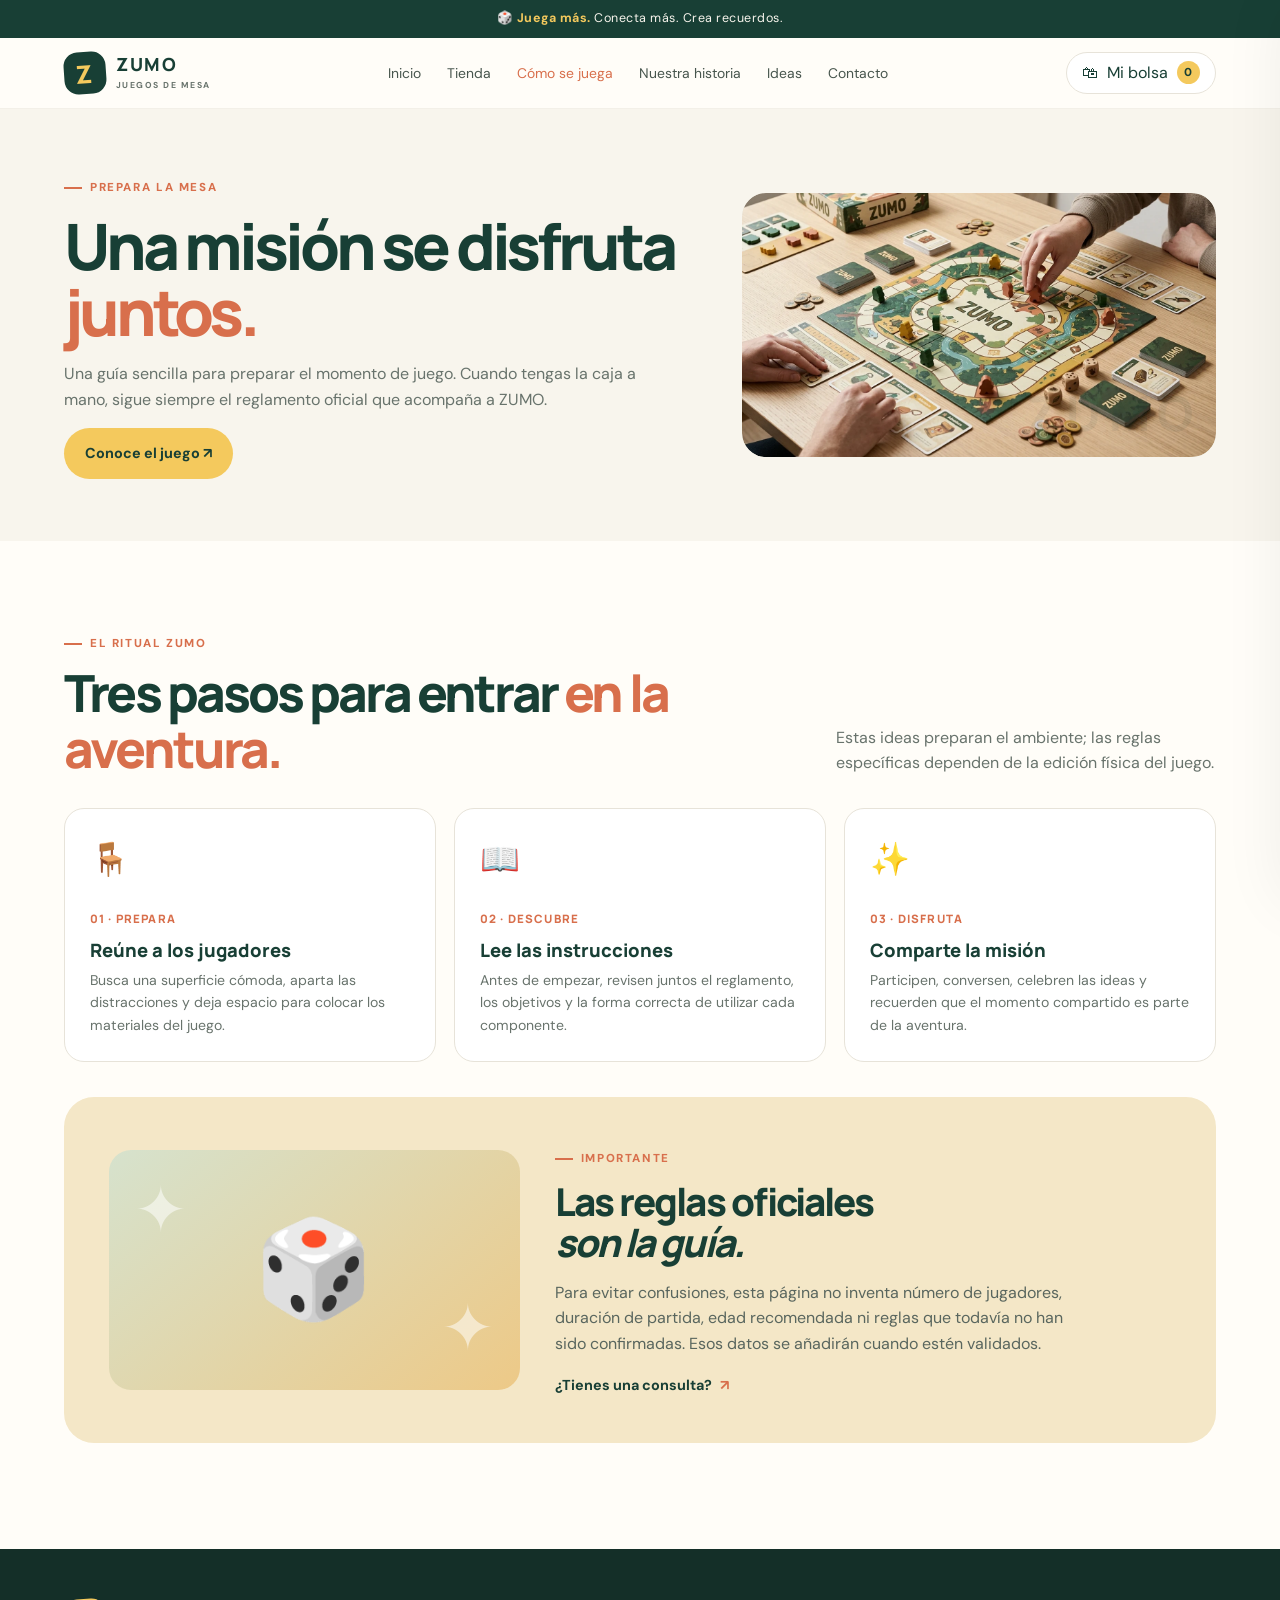
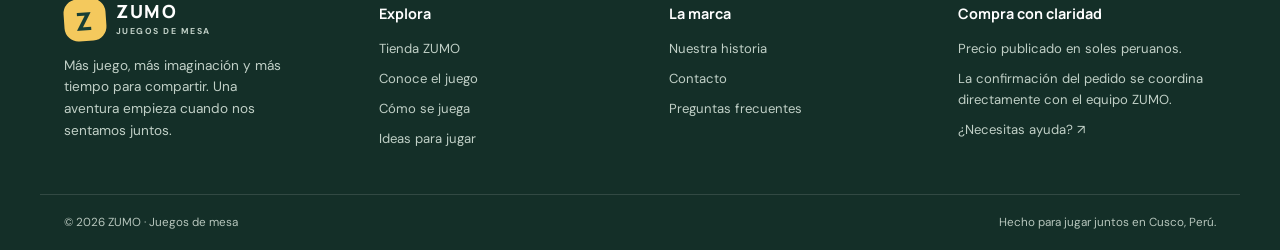
<file: como-jugar/index.html>
<!doctype html><html lang="es"><head><meta charset="utf-8"><meta name="viewport" content="width=device-width, initial-scale=1"><meta name="description" content="Guía general para preparar una partida de ZUMO. Sigue el reglamento oficial incluido con el juego."><meta name="theme-color" content="#183f35"><meta property="og:title" content="Cómo se juega ZUMO | Guía de juego"><meta property="og:description" content="Guía general para preparar una partida de ZUMO. Sigue el reglamento oficial incluido con el juego."><title>Cómo se juega ZUMO | Guía de juego</title><link rel="icon" href="../assets/favicon.svg" type="image/svg+xml"><style>@import url('https://fonts.googleapis.com/css2?family=DM+Sans:wght@400;500;600;700&family=Manrope:wght@400;500;600;700;800&display=swap');
:root{--forest:#183f35;--forest2:#245347;--cream:#f8f5ed;--paper:#fffdf8;--yellow:#f4c95d;--terra:#d86f4c;--ink:#1d2925;--muted:#68736c;--line:#e7e3d9;--shadow:0 18px 50px #1d292512;--radius:24px}*{box-sizing:border-box}html{scroll-behavior:smooth}body{margin:0;background:var(--paper);color:var(--ink);font-family:'DM Sans',sans-serif;line-height:1.6}body.locked{overflow:hidden}a{color:inherit;text-decoration:none}button,input,textarea,select{font:inherit}button,a,select{ -webkit-tap-highlight-color:transparent}button{cursor:pointer}.announcement{background:var(--forest);color:#f8f5ed;text-align:center;font-size:.78rem;letter-spacing:.04em;padding:9px 18px}.announcement b{color:var(--yellow)}.site-header{position:sticky;top:0;z-index:20;background:#fffdf8ed;backdrop-filter:blur(16px);border-bottom:1px solid #e7e3d980}.nav-wrap{max-width:1200px;margin:auto;padding:14px 24px;display:flex;align-items:center;gap:28px}.brand{display:inline-flex;align-items:center;gap:10px;font:800 1.13rem Manrope,sans-serif;letter-spacing:.09em;line-height:1;color:var(--forest);flex-shrink:0}.brand-mark{width:42px;height:42px;border-radius:14px;background:var(--forest);color:var(--yellow);display:grid;place-items:center;font:800 1.55rem Manrope,sans-serif;transform:rotate(-4deg)}.brand small{display:block;font:700 .54rem 'DM Sans',sans-serif;letter-spacing:.17em;margin-top:5px;color:var(--muted)}.nav-links{display:flex;align-items:center;justify-content:center;gap:26px;margin:auto;font-size:.87rem;color:#47554d}.nav-links a{transition:color .2s}.nav-links a:hover,.nav-links a.active{color:var(--terra)}.nav-actions{display:flex;align-items:center;gap:10px}.icon-button,.cart-button,.menu-toggle{border:1px solid var(--line);background:white;border-radius:999px;min-height:42px;padding:0 15px;color:var(--forest);display:flex;align-items:center;gap:9px}.cart-count{display:grid;place-items:center;background:var(--yellow);color:var(--forest);font-size:.72rem;font-weight:800;border-radius:50%;width:23px;height:23px}.menu-toggle{display:none;font-size:1.2rem;padding:0;width:42px;justify-content:center}.btn{display:inline-flex;align-items:center;justify-content:center;gap:12px;border:0;border-radius:999px;padding:14px 21px;font-weight:700;font-size:.9rem;transition:transform .2s,box-shadow .2s,background .2s}.btn:hover{transform:translateY(-2px);box-shadow:0 10px 22px #183f3520}.btn-primary{background:var(--yellow);color:var(--forest)}.btn-dark{background:var(--forest);color:white}.btn-light{background:white;color:var(--forest);border:1px solid var(--line)}.text-link{font-weight:700;color:var(--forest);font-size:.9rem}.text-link span{color:var(--terra);margin-left:5px}.page-wrap{max-width:1200px;margin:auto;padding:0 24px}.eyebrow{font-size:.72rem;font-weight:800;letter-spacing:.14em;color:var(--terra);text-transform:uppercase;display:inline-flex;align-items:center;gap:8px}.eyebrow:before{content:'';width:18px;height:2px;background:currentColor}.hero{background:var(--cream);overflow:hidden}.hero-inner{max-width:1200px;margin:auto;min-height:570px;padding:70px 24px 64px;display:grid;grid-template-columns:1fr 1fr;align-items:center;gap:55px}.hero h1,.page-hero h1{font:800 clamp(2.8rem,5.3vw,5rem)/1.03 Manrope,sans-serif;letter-spacing:-.065em;color:var(--forest);margin:22px 0}.hero h1 em,.section-title em,.page-hero h1 em{font-style:normal;color:var(--terra)}.hero-copy>p{max-width:510px;color:#647168;font-size:1.08rem;line-height:1.8}.hero-actions{display:flex;align-items:center;gap:22px;flex-wrap:wrap;margin-top:30px}.hero-proof{display:flex;align-items:center;gap:13px;margin-top:35px;color:var(--muted);font-size:.82rem}.proof-icons{display:flex}.proof-icons span{width:30px;height:30px;border:2px solid var(--cream);margin-left:-5px;border-radius:50%;display:grid;place-items:center;background:var(--yellow);color:var(--forest)}.proof-icons span:first-child{margin-left:0;background:#dbe8d4}.hero-art{position:relative;min-height:420px;display:grid;place-items:center}.hero-orbit{position:absolute;width:min(100%,440px);aspect-ratio:1;border-radius:50%;background:#e9dfc9;right:2%;top:0}.hero-orbit:before,.hero-orbit:after{content:'';position:absolute;border:1px dashed #c9bca0;border-radius:50%;inset:23px}.hero-orbit:after{inset:54px}.image-frame{position:relative;z-index:1;width:min(100%,430px);aspect-ratio:4/4.2;border-radius:32px;overflow:hidden;background:linear-gradient(145deg,#d6dfc7,#f3dca1);box-shadow:var(--shadow);display:grid;place-items:center}.image-frame img,.product-image img,.feature-image img,.article-image img{width:100%;height:100%;object-fit:cover;display:block}.image-placeholder{position:absolute;inset:0;display:flex;flex-direction:column;align-items:center;justify-content:center;text-align:center;padding:24px;background:radial-gradient(circle at 20% 20%,#fff8 0 2px,transparent 3px),linear-gradient(145deg,#dce5d1,#f2d9a1);color:var(--forest)}.image-placeholder .placeholder-icon{font-size:4.5rem;filter:drop-shadow(0 10px 8px #183f3520)}.image-placeholder strong{font:800 1.7rem Manrope,sans-serif;letter-spacing:.08em}.image-placeholder small{font-size:.75rem;max-width:210px;margin-top:5px;color:#52655a}.float-label{position:absolute;z-index:2;border-radius:16px;background:white;padding:13px 16px;box-shadow:var(--shadow);font-size:.8rem;font-weight:700;color:var(--forest)}.float-label small{display:block;font-size:.67rem;color:var(--muted);font-weight:500}.float-one{top:12%;left:-3%;transform:rotate(-5deg)}.float-two{bottom:9%;right:-1%;transform:rotate(4deg)}.section{padding:86px 0}.section-heading{display:flex;align-items:end;justify-content:space-between;gap:30px;margin-bottom:32px}.section-heading p{max-width:380px;color:var(--muted);margin:0}.section-title{font:800 clamp(2.1rem,4vw,3.5rem)/1.08 Manrope,sans-serif;letter-spacing:-.055em;color:var(--forest);margin:12px 0 0}.benefits{background:var(--forest);color:white}.benefit-grid{max-width:1200px;margin:auto;padding:25px 24px;display:grid;grid-template-columns:repeat(3,1fr);gap:24px}.benefit{display:flex;align-items:flex-start;gap:15px;padding:12px 16px}.benefit-number{font:800 .8rem Manrope;color:var(--yellow);border:1px solid #ffffff42;border-radius:12px;width:42px;height:42px;display:grid;place-items:center;flex-shrink:0}.benefit strong{display:block;font:700 1rem Manrope;margin-bottom:3px}.benefit p{font-size:.82rem;color:#d0ddd5;margin:0}.product-grid{display:grid;grid-template-columns:repeat(3,1fr);gap:22px}.product-card{border:1px solid var(--line);border-radius:var(--radius);overflow:hidden;background:white;transition:transform .25s,box-shadow .25s}.product-card:hover{transform:translateY(-5px);box-shadow:var(--shadow)}.product-image{position:relative;aspect-ratio:1.18;background:#e9e5d9;overflow:hidden;display:grid;place-items:center}.product-image .image-placeholder{background:linear-gradient(140deg,#e0e7d7,#f2dfb3)}.product-image .image-placeholder .placeholder-icon{font-size:3.5rem}.product-image .image-placeholder strong{font-size:1.25rem}.product-badge{position:absolute;top:14px;left:14px;border-radius:999px;background:var(--yellow);color:var(--forest);font-size:.66rem;font-weight:800;letter-spacing:.06em;padding:7px 11px}.product-card-body{padding:20px}.product-card-body h3{font:800 1.14rem/1.3 Manrope;color:var(--forest);margin:8px 0}.product-card-body p{font-size:.86rem;color:var(--muted);margin:0 0 17px}.product-card-bottom{display:flex;align-items:center;justify-content:space-between;gap:12px}.price{font:800 1.2rem Manrope;color:var(--forest)}.price small{display:block;font:500 .7rem 'DM Sans';color:var(--muted)}.round-arrow{width:42px;height:42px;border:0;border-radius:50%;background:var(--forest);color:white;font-size:1.1rem;display:grid;place-items:center}.empty-state{grid-column:1/-1;padding:30px;border:1px dashed var(--line);border-radius:18px;color:var(--muted)}.story-band{background:#f4e7c7;border-radius:30px;padding:45px;display:grid;grid-template-columns:.8fr 1.2fr;align-items:center;gap:35px}.story-art{min-height:240px;border-radius:22px;background:linear-gradient(140deg,#d6e2cd,#edc987);display:grid;place-items:center;font-size:6rem;position:relative;overflow:hidden}.story-art:before,.story-art:after{content:'✦';position:absolute;color:#fff8;font-size:4rem}.story-art:before{top:10px;left:25px}.story-art:after{bottom:10px;right:25px}.story-band h2{font:800 clamp(2rem,3vw,3rem)/1.08 Manrope;letter-spacing:-.05em;color:var(--forest);margin:12px 0}.story-band p{color:#59665e;max-width:530px}.steps-grid{display:grid;grid-template-columns:repeat(3,1fr);gap:18px}.step-card{border:1px solid var(--line);border-radius:20px;padding:25px;background:white}.step-icon{font-size:2rem;display:block;margin-bottom:20px}.step-card .step-number{font:800 .72rem Manrope;color:var(--terra);letter-spacing:.1em}.step-card h3{font:800 1.15rem Manrope;color:var(--forest);margin:6px 0}.step-card p{font-size:.88rem;color:var(--muted);margin:0}.cta-band{background:var(--forest);color:white;border-radius:30px;padding:48px;display:flex;align-items:center;justify-content:space-between;gap:30px}.cta-band h2{font:800 clamp(2rem,3.5vw,3rem)/1.08 Manrope;letter-spacing:-.05em;margin:10px 0}.cta-band p{color:#d0ddd5;margin:0}.cta-band .eyebrow{color:var(--yellow)}.footer{background:#142f28;color:white;margin-top:20px}.footer-main{max-width:1200px;margin:auto;padding:50px 24px 36px;display:grid;grid-template-columns:1.1fr 1fr 1fr 1fr;gap:32px}.brand-footer{color:white}.brand-footer .brand-mark{background:var(--yellow);color:var(--forest)}.brand-footer small{color:#c1d0c7}.footer-intro p{color:#c1d0c7;font-size:.85rem;max-width:230px}.footer-col h4{font:700 .9rem Manrope;margin:5px 0 15px}.footer-col a,.footer-col p{display:block;color:#c1d0c7;font-size:.82rem;margin:9px 0}.footer-col a:hover{color:var(--yellow)}.footer-bottom{border-top:1px solid #ffffff20;max-width:1200px;margin:auto;padding:18px 24px;display:flex;justify-content:space-between;gap:18px;color:#b6c5bc;font-size:.73rem}.page-hero{background:var(--cream);padding:62px 0}.page-hero-inner{max-width:1200px;margin:auto;padding:0 24px;display:grid;grid-template-columns:1fr .75fr;align-items:center;gap:45px}.page-hero h1{font-size:clamp(2.6rem,5vw,4.4rem);margin:16px 0}.page-hero p{max-width:590px;color:var(--muted);font-size:1rem}.page-hero-art{min-height:250px;border-radius:25px;background:linear-gradient(140deg,#d8e4d1,#f1d79d);display:grid;place-items:center;font-size:6rem;position:relative;overflow:hidden}.page-hero-art:after{content:'ZUMO';position:absolute;font:800 3rem Manrope;color:#183f3512;letter-spacing:.15em;bottom:12px;right:16px}.breadcrumbs{font-size:.78rem;color:var(--muted);padding:20px 0}.breadcrumbs a{color:var(--forest);font-weight:700}.catalog-tools{display:flex;align-items:center;justify-content:space-between;gap:15px;flex-wrap:wrap;margin-bottom:24px}.search-field{display:flex;align-items:center;gap:10px;border:1px solid var(--line);border-radius:999px;background:white;padding:0 16px;min-height:48px;flex:1;max-width:430px}.search-field input{border:0;outline:0;background:transparent;width:100%;min-width:0}.filter-pills{display:flex;gap:8px;flex-wrap:wrap}.filter-pills button{border:1px solid var(--line);background:white;border-radius:999px;padding:10px 15px;font-size:.8rem;color:var(--muted)}.filter-pills button.active{background:var(--forest);color:white;border-color:var(--forest)}.catalog-count{font-size:.8rem;color:var(--muted);margin-bottom:16px}.product-detail{display:grid;grid-template-columns:1fr 1fr;gap:60px;align-items:start;padding:45px 0 85px}.detail-gallery{position:sticky;top:100px}.detail-main-image{position:relative;aspect-ratio:1/1.02;border-radius:28px;overflow:hidden;background:#e8e5d8;display:grid;place-items:center}.detail-main-image .image-placeholder .placeholder-icon{font-size:6rem}.detail-thumbs{display:grid;grid-template-columns:repeat(3,1fr);gap:12px;margin-top:12px}.detail-thumb{aspect-ratio:1.25;border:1px solid var(--line);border-radius:14px;overflow:hidden;background:#f0ebdd;display:grid;place-items:center;font-size:1.8rem;color:var(--forest)}.detail-info{padding-top:15px}.detail-info h1{font:800 clamp(2.2rem,4vw,3.5rem)/1.08 Manrope;letter-spacing:-.06em;color:var(--forest);margin:14px 0}.detail-info .lead{font-size:1rem;color:var(--muted);line-height:1.8}.detail-price{font:800 1.8rem Manrope;color:var(--forest);margin:24px 0 4px}.detail-price small{font:500 .78rem 'DM Sans';color:var(--muted);display:block}.stock-note{display:flex;align-items:center;gap:8px;color:#3f7957;font-size:.8rem;margin:12px 0 24px}.stock-dot{width:8px;height:8px;border-radius:50%;background:#4d9c6c}.quantity-row{display:flex;gap:12px;align-items:center;margin:22px 0}.quantity{display:flex;align-items:center;border:1px solid var(--line);border-radius:999px;overflow:hidden;height:48px}.quantity button{width:42px;height:48px;border:0;background:white;color:var(--forest);font-size:1.15rem}.quantity span{width:25px;text-align:center;font-weight:700}.quantity-row .btn{flex:1}.detail-points{list-style:none;padding:0;margin:26px 0;border-top:1px solid var(--line)}.detail-points li{padding:12px 0;border-bottom:1px solid var(--line);font-size:.88rem;color:#48574e}.detail-points li span{color:var(--terra);font-weight:800;margin-right:10px}.fine-print{font-size:.75rem;color:var(--muted)}.accordion{border-top:1px solid var(--line)}.accordion details{border-bottom:1px solid var(--line);padding:18px 0}.accordion summary{font-weight:700;color:var(--forest);cursor:pointer;list-style:none;display:flex;justify-content:space-between;gap:20px}.accordion summary:after{content:'+';font-size:1.2rem}.accordion details[open] summary:after{content:'−'}.accordion details p{font-size:.9rem;color:var(--muted);max-width:800px}.content-narrow{max-width:850px;margin:auto}.content-narrow h2{font:800 1.6rem Manrope;color:var(--forest);margin:34px 0 10px}.content-narrow p,.content-narrow li{color:#58655d}.contact-grid{display:grid;grid-template-columns:.8fr 1.2fr;gap:40px}.contact-card{background:var(--forest);color:white;border-radius:24px;padding:30px}.contact-card h2{font:800 1.8rem Manrope;margin:0 0 12px}.contact-card p{color:#d0ddd5;font-size:.9rem}.contact-method{border-top:1px solid #ffffff2b;padding:16px 0}.contact-method strong{display:block;color:var(--yellow);font-size:.8rem}.contact-method span{font-size:.9rem}.form-card{border:1px solid var(--line);border-radius:24px;padding:30px;background:white}.form-card h2{font:800 1.7rem Manrope;color:var(--forest);margin:0 0 5px}.form-card>p{color:var(--muted);font-size:.87rem;margin-top:0}.form-grid{display:grid;grid-template-columns:1fr 1fr;gap:16px}.field{display:flex;flex-direction:column;gap:7px;margin:10px 0}.field.full{grid-column:1/-1}.field label{font-size:.8rem;font-weight:700;color:var(--forest)}.field input,.field textarea,.field select{border:1px solid var(--line);border-radius:12px;padding:13px 14px;outline:0;background:#fffdf9;width:100%}.field input:focus,.field textarea:focus{border-color:var(--forest)}.field textarea{min-height:130px;resize:vertical}.notice{background:#f5edda;color:#675b3f;border-radius:12px;padding:14px;font-size:.8rem;margin:15px 0}.about-values{display:grid;grid-template-columns:repeat(3,1fr);gap:18px}.value-card{padding:25px;border:1px solid var(--line);border-radius:20px}.value-card span{font-size:2rem}.value-card h3{font:800 1.05rem Manrope;color:var(--forest)}.value-card p{font-size:.86rem;color:var(--muted)}.blog-grid{display:grid;grid-template-columns:repeat(3,1fr);gap:20px}.article-card{border:1px solid var(--line);border-radius:20px;overflow:hidden;background:white}.article-image{height:180px;background:linear-gradient(135deg,#dce5d1,#f1d79d);display:grid;place-items:center;font-size:3.5rem}.article-body{padding:20px}.article-tag{font-size:.68rem;text-transform:uppercase;letter-spacing:.1em;color:var(--terra);font-weight:800}.article-body h3{font:800 1.15rem/1.3 Manrope;color:var(--forest);margin:10px 0}.article-body p{font-size:.85rem;color:var(--muted)}.article-body a{font-size:.82rem;font-weight:800;color:var(--forest)}.cart-backdrop{position:fixed;inset:0;background:#10261fcc;z-index:50;opacity:0;pointer-events:none;transition:opacity .25s}.cart-backdrop.open{opacity:1;pointer-events:auto}.cart-drawer{position:fixed;right:0;top:0;height:100dvh;width:min(440px,100%);background:var(--paper);z-index:51;transform:translateX(105%);transition:transform .3s;display:flex;flex-direction:column;padding:25px;box-shadow:-20px 0 60px #0001}.cart-drawer.open{transform:translateX(0)}.drawer-head{display:flex;align-items:center;justify-content:space-between;border-bottom:1px solid var(--line);padding-bottom:20px}.drawer-head h3{font:800 1.6rem Manrope;color:var(--forest);margin:6px 0 0}.close-button{width:40px;height:40px;border:1px solid var(--line);border-radius:50%;background:white;font-size:1.5rem}.cart-items{overflow:auto;flex:1;padding:15px 0}.empty-cart{text-align:center;padding:50px 10px;color:var(--muted)}.cart-line{display:grid;grid-template-columns:64px 1fr auto;gap:13px;padding:14px 0;border-bottom:1px solid var(--line);align-items:center}.cart-line-art{width:64px;height:64px;border-radius:13px;background:#e0e7d7;display:grid;place-items:center;font-size:1.8rem}.cart-line strong{display:block;color:var(--forest);font-size:.86rem}.cart-line small{color:var(--muted)}.remove-line{border:0;background:none;color:var(--terra);font-size:.75rem;padding:5px 0}.drawer-bottom{border-top:1px solid var(--line);padding-top:20px}.total-line{display:flex;justify-content:space-between;font-size:.9rem;margin-bottom:15px}.total-line strong{font:800 1.3rem Manrope;color:var(--forest)}.checkout{width:100%}.drawer-bottom>small{display:block;text-align:center;color:var(--muted);font-size:.72rem;margin-top:10px}#toast{position:fixed;left:50%;bottom:24px;transform:translate(-50%,20px);opacity:0;pointer-events:none;background:var(--forest);color:white;border-radius:999px;padding:13px 20px;z-index:70;box-shadow:var(--shadow);font-size:.84rem;transition:.25s;max-width:calc(100% - 30px);text-align:center}#toast.show{opacity:1;transform:translate(-50%,0)}.mobile-menu{display:none}.no-results{padding:30px;text-align:center;color:var(--muted)}.faq-layout{display:grid;grid-template-columns:.7fr 1.3fr;gap:45px}.faq-intro{position:sticky;top:110px;align-self:start}.faq-intro h2{font:800 2.3rem/1.1 Manrope;letter-spacing:-.05em;color:var(--forest)}.faq-intro p{color:var(--muted)}
@media(max-width:900px){.nav-wrap{gap:14px}.nav-links{gap:15px}.nav-links a{font-size:.8rem}.hero-inner{gap:25px}.hero-art{min-height:360px}.benefit-grid{gap:8px}.product-grid,.blog-grid{grid-template-columns:repeat(2,1fr)}.footer-main{grid-template-columns:repeat(2,1fr)}.product-detail{gap:32px}.contact-grid{gap:20px}.page-hero-inner{gap:25px}}
@media(max-width:700px){.announcement{font-size:.69rem}.nav-wrap{padding:11px 16px}.brand-mark{width:38px;height:38px}.menu-toggle{display:flex;order:3}.nav-actions{margin-left:auto}.nav-actions .cart-label{display:none}.nav-links{display:none;position:absolute;top:100%;left:0;right:0;background:var(--paper);padding:12px 20px 22px;border-bottom:1px solid var(--line);box-shadow:0 15px 25px #183f3510;flex-direction:column;align-items:stretch;gap:0}.nav-links.open{display:flex}.nav-links a{padding:13px 3px;border-bottom:1px solid var(--line);font-size:.92rem}.hero-inner{grid-template-columns:1fr;padding:48px 20px 40px;gap:22px}.hero h1{font-size:clamp(2.75rem,13vw,4.1rem)}.hero-copy>p{font-size:.97rem}.hero-art{min-height:340px}.hero-orbit{width:320px;right:4%;top:8px}.image-frame{width:min(82%,330px);aspect-ratio:1/1.05}.float-one{left:0;top:10%}.float-two{right:0;bottom:8%}.page-wrap{padding:0 18px}.section{padding:58px 0}.section-heading{align-items:flex-start;flex-direction:column;gap:12px}.benefit-grid{grid-template-columns:1fr;padding:18px}.benefit{padding:10px}.product-grid,.blog-grid{grid-template-columns:1fr}.product-image{aspect-ratio:1.25}.story-band{grid-template-columns:1fr;padding:22px}.story-art{min-height:180px;font-size:4.5rem}.steps-grid{grid-template-columns:1fr}.cta-band{padding:30px 24px;align-items:flex-start;flex-direction:column}.footer-main{grid-template-columns:1fr 1fr;padding:38px 20px 28px;gap:25px}.footer-intro{grid-column:1/-1}.footer-bottom{padding:16px 20px;flex-direction:column;gap:5px}.page-hero{padding:42px 0}.page-hero-inner{grid-template-columns:1fr;padding:0 20px}.page-hero h1{font-size:clamp(2.5rem,12vw,3.7rem)}.page-hero-art{min-height:180px;font-size:4.5rem}.catalog-tools{align-items:stretch;flex-direction:column}.search-field{max-width:none}.filter-pills{flex-wrap:nowrap;overflow-x:auto;padding-bottom:4px}.filter-pills button{white-space:nowrap}.product-detail{grid-template-columns:1fr;padding:20px 0 60px;gap:25px}.detail-gallery{position:static}.detail-main-image{aspect-ratio:1.1}.detail-info{padding:0}.detail-info h1{font-size:2.45rem}.detail-thumbs{grid-template-columns:repeat(3,1fr)}.contact-grid,.faq-layout{grid-template-columns:1fr}.contact-card,.form-card{padding:23px}.form-grid{grid-template-columns:1fr}.field.full{grid-column:auto}.about-values{grid-template-columns:1fr}.faq-intro{position:static}.faq-intro h2{font-size:2rem}.cart-drawer{padding:20px}.brand small{font-size:.48rem}}
@media(prefers-reduced-motion:reduce){html{scroll-behavior:auto}*,*:before,*:after{transition:none!important;animation:none!important}}

/* Imágenes oficiales entregadas para ZUMO */
.image-frame:has(img[src]), .product-image:has(img[src]), .detail-main-image:has(img[src]) { background:#e9e5d9; }
.image-frame img, .product-image img, .detail-main-image img { position:relative; z-index:1; }
.image-frame .image-placeholder, .product-image .image-placeholder, .detail-main-image .image-placeholder { display:none; }
.detail-thumb { background-size:cover; background-position:center; }

/* Dedicated generated photography for inner pages and mobile */
.page-hero-art{overflow:hidden;border-radius:24px;background:#e9e5d9;min-height:260px}.page-hero-art img{display:block;width:100%;height:100%;min-height:260px;object-fit:cover;border-radius:24px}.article-image img{display:block;width:100%;height:100%;object-fit:cover}.hero{background-image:linear-gradient(90deg,rgba(19,51,37,.92),rgba(19,51,37,.55) 48%,rgba(19,51,37,.06)),url("../assets/img/zumo-hero.webp");background-position:center;background-size:cover}.hero-art{background-image:url("../assets/img/zumo-producto-movil.webp");background-size:cover;background-position:center}

/* Catalogo ampliado: conceptos de futuras colecciones, claramente diferenciados */
.concept-card{background:#fbfaf5;border-style:dashed;border-color:#d9d2c2}
.concept-card .product-image img{filter:saturate(.82)}
.concept-badge{background:#e8e1d0!important;color:#5c614b!important}
.concept-note{margin-top:14px;padding-top:11px;border-top:1px solid #e4ddcf;color:#7b684a;font-size:.78rem;font-weight:700}
</style></head><body><div class="announcement">🎲 <b>Juega más.</b> Conecta más. Crea recuerdos.</div><header class="site-header"><div class="nav-wrap"><a class="brand" href="../index.html" aria-label="ZUMO, inicio"><span class="brand-mark">Z</span><span>ZUMO<small>JUEGOS DE MESA</small></span></a><nav class="nav-links" id="navLinks" aria-label="Navegación principal"><a class="" href="../index.html">Inicio</a><a class="" href="../tienda/index.html">Tienda</a><a class="active" href="../como-jugar/index.html">Cómo se juega</a><a class="" href="../nosotros/index.html">Nuestra historia</a><a class="" href="../blog/index.html">Ideas</a><a class="" href="../contacto/index.html">Contacto</a></nav><div class="nav-actions"><button class="cart-button" id="openCart" aria-label="Abrir bolsa de compras">🛍 <span class="cart-label">Mi bolsa</span><span class="cart-count" data-cart-count>0</span></button><button class="menu-toggle" id="menuToggle" aria-label="Abrir menú" aria-expanded="false">☰</button></div></div></header><main><section class="page-hero"><div class="page-hero-inner"><div><span class="eyebrow">PREPARA LA MESA</span><h1>Una misión se disfruta <em>juntos.</em></h1><p>Una guía sencilla para preparar el momento de juego. Cuando tengas la caja a mano, sigue siempre el reglamento oficial que acompaña a ZUMO.</p><a class="btn btn-primary" href="../producto/zumo/index.html">Conoce el juego ↗</a></div><div class="page-hero-art"><img src="../assets/img/zumo-como-se-juega.webp" alt="Partida de ZUMO vista desde arriba" loading="lazy"></div></div></section><section class="section"><div class="page-wrap"><div class="section-heading"><div><span class="eyebrow">EL RITUAL ZUMO</span><h2 class="section-title">Tres pasos para entrar <em>en la aventura.</em></h2></div><p>Estas ideas preparan el ambiente; las reglas específicas dependen de la edición física del juego.</p></div><div class="steps-grid"><article class="step-card"><span class="step-icon">🪑</span><span class="step-number">01 · PREPARA</span><h3>Reúne a los jugadores</h3><p>Busca una superficie cómoda, aparta las distracciones y deja espacio para colocar los materiales del juego.</p></article><article class="step-card"><span class="step-icon">📖</span><span class="step-number">02 · DESCUBRE</span><h3>Lee las instrucciones</h3><p>Antes de empezar, revisen juntos el reglamento, los objetivos y la forma correcta de utilizar cada componente.</p></article><article class="step-card"><span class="step-icon">✨</span><span class="step-number">03 · DISFRUTA</span><h3>Comparte la misión</h3><p>Participen, conversen, celebren las ideas y recuerden que el momento compartido es parte de la aventura.</p></article></div><div class="story-band" style="margin-top:35px"><div class="story-art">🎲</div><div><span class="eyebrow">IMPORTANTE</span><h2>Las reglas oficiales<br><em>son la guía.</em></h2><p>Para evitar confusiones, esta página no inventa número de jugadores, duración de partida, edad recomendada ni reglas que todavía no han sido confirmadas. Esos datos se añadirán cuando estén validados.</p><a class="text-link" href="../contacto/index.html">¿Tienes una consulta? <span>↗</span></a></div></div></div></section></main><footer class="footer"><div class="footer-main"><div class="footer-intro"><a class="brand brand-footer" href="../index.html"><span class="brand-mark">Z</span><span>ZUMO<small>JUEGOS DE MESA</small></span></a><p>Más juego, más imaginación y más tiempo para compartir. Una aventura empieza cuando nos sentamos juntos.</p></div><div class="footer-col"><h4>Explora</h4><a href="../tienda/index.html">Tienda ZUMO</a><a href="../producto/zumo/index.html">Conoce el juego</a><a href="../como-jugar/index.html">Cómo se juega</a><a href="../blog/index.html">Ideas para jugar</a></div><div class="footer-col"><h4>La marca</h4><a href="../nosotros/index.html">Nuestra historia</a><a href="../contacto/index.html">Contacto</a><a href="../preguntas-frecuentes/index.html">Preguntas frecuentes</a></div><div class="footer-col"><h4>Compra con claridad</h4><p>Precio publicado en soles peruanos.</p><p>La confirmación del pedido se coordina directamente con el equipo ZUMO.</p><a href="../contacto/index.html">¿Necesitas ayuda? ↗</a></div></div><div class="footer-bottom"><span>© 2026 ZUMO · Juegos de mesa</span><span>Hecho para jugar juntos en Cusco, Perú.</span></div></footer><div class="cart-backdrop" id="cartBackdrop"></div><aside class="cart-drawer" id="cartDrawer" aria-label="Bolsa de compras" aria-hidden="true"><div class="drawer-head"><div><span class="eyebrow">TU SELECCIÓN</span><h3>Mi bolsa <span id="drawerCount">(0)</span></h3></div><button id="closeCart" class="close-button" aria-label="Cerrar bolsa">×</button></div><div id="cartItems" class="cart-items"><p class="empty-cart">Tu bolsa está esperando una aventura. 🎲</p></div><div class="drawer-bottom"><div class="total-line"><span>Total</span><strong id="cartTotal">S/ 0.00</strong></div><button class="btn btn-primary checkout" id="checkout">Continuar con mi pedido ↗</button><small>El pedido se confirmará con el vendedor.</small><p id="whatsappNotice" class="fine-print" hidden>Configura el WhatsApp oficial en assets/config.js para recibir pedidos.</p></div></aside><div id="toast" role="status" aria-live="polite"></div><script>window.ZUMO_CONFIG = { BRAND: 'ZUMO', PRODUCT_NAME: 'ZUMO: Aventura y búsqueda del tesoro', PRICE: 35.00, CURRENCY: 'S/', WHATSAPP: '5193803934', EMAIL: '', STOCK: 50 };
</script><script>(()=>{'use strict';const C=window.ZUMO_CONFIG||{PRICE:35,CURRENCY:'S/',WHATSAPP:'',PRODUCT_NAME:'Juego ZUMO'};const $=(s,r=document)=>r.querySelector(s),$$=(s,r=document)=>[...r.querySelectorAll(s)];let cart=[];try{cart=JSON.parse(localStorage.getItem('zumoCart')||'[]')}catch(e){}let toastTimer;function toast(msg){const t=$('#toast');if(!t)return;t.textContent=msg;t.classList.add('show');clearTimeout(toastTimer);toastTimer=setTimeout(()=>t.classList.remove('show'),2800)}function save(){try{localStorage.setItem('zumoCart',JSON.stringify(cart))}catch(e){}renderCart()}function money(n){return `${C.CURRENCY} ${Number(n).toFixed(2)}`}function count(){return cart.reduce((s,i)=>s+i.qty,0)}function renderCart(){const n=count();$$('[data-cart-count]').forEach(e=>e.textContent=n);const drawerCount=$('#drawerCount');if(drawerCount)drawerCount.textContent=`(${n})`;const items=$('#cartItems');if(items){if(!cart.length)items.innerHTML='<p class="empty-cart">Tu bolsa está esperando una aventura. 🎲</p>';else items.innerHTML=cart.map(i=>`<div class="cart-line"><div class="cart-line-art">🎲</div><div><strong>${i.name}</strong><small>${money(i.price)} · Cantidad: ${i.qty}</small><br><button class="remove-line" data-remove="${i.id}">Quitar</button></div><b>${money(i.price*i.qty)}</b></div>`).join('')}const total=$('#cartTotal');if(total)total.textContent=money(cart.reduce((s,i)=>s+i.price*i.qty,0));const checkout=$('#checkout');if(checkout)checkout.disabled=!cart.length;}
function openCart(){const d=$('#cartDrawer'),b=$('#cartBackdrop');if(!d||!b)return;d.classList.add('open');b.classList.add('open');d.setAttribute('aria-hidden','false');document.body.classList.add('locked');$('#closeCart')?.focus()}function closeCart(){const d=$('#cartDrawer'),b=$('#cartBackdrop');d?.classList.remove('open');b?.classList.remove('open');d?.setAttribute('aria-hidden','true');document.body.classList.remove('locked')}function add(qty=1){cart.push;let item=cart.find(i=>i.id==='zumo');if(item)item.qty+=qty;else cart.push({id:'zumo',name:C.PRODUCT_NAME||'Juego ZUMO',price:Number(C.PRICE)||35,qty});save();toast('¡ZUMO se agregó a tu bolsa!');}function checkout(){if(!cart.length){toast('Agrega el juego a tu bolsa primero.');return}const total=cart.reduce((s,i)=>s+i.price*i.qty,0);const lines=cart.map(i=>`• ${i.name} x${i.qty}: ${money(i.price*i.qty)}`).join('\n');const message=`Hola, quiero hacer un pedido de ZUMO:\n${lines}\nTotal: ${money(total)}\n¿Me pueden indicar cómo continuar con la compra?`;const phone=(C.WHATSAPP||'').replace(/\D/g,'');if(phone){window.open(`https://wa.me/${phone}?text=${encodeURIComponent(message)}`,'_blank','noopener');}else{toast('La tienda está lista; falta configurar el WhatsApp oficial en assets/config.js.');const p=$('#whatsappNotice');if(p)p.hidden=false;}}function init(){renderCart();$('#openCart')?.addEventListener('click',openCart);$('#closeCart')?.addEventListener('click',closeCart);$('#cartBackdrop')?.addEventListener('click',closeCart);document.addEventListener('keydown',e=>{if(e.key==='Escape')closeCart()});$('#cartItems')?.addEventListener('click',e=>{const b=e.target.closest('[data-remove]');if(b){cart=cart.filter(i=>i.id!==b.dataset.remove);save()}});$('#checkout')?.addEventListener('click',checkout);$$('[data-add-cart]').forEach(b=>b.addEventListener('click',()=>{const q=$('#productQty');add(Math.max(1,Number(q?.textContent||b.dataset.qty||1)));openCart()}));$$('[data-buy-now]').forEach(b=>b.addEventListener('click',()=>{if(!cart.length)add(1);openCart()}));const q=$('#productQty');$('#qtyMinus')?.addEventListener('click',()=>{if(q)q.textContent=Math.max(1,Number(q.textContent)-1)});$('#qtyPlus')?.addEventListener('click',()=>{if(q)q.textContent=Math.min(10,Number(q.textContent)+1)});$('#menuToggle')?.addEventListener('click',()=>{const nav=$('#navLinks');const open=nav?.classList.toggle('open');$('#menuToggle')?.setAttribute('aria-expanded',String(!!open))});$$('#navLinks a').forEach(a=>a.addEventListener('click',()=>$('#navLinks')?.classList.remove('open')));const search=$('#catalogSearch');const filterButtons=$$('[data-filter]');function filter(){const term=(search?.value||'').toLocaleLowerCase('es');const selected=$('.filter-pills button.active')?.dataset.filter||'todos';let visible=0;$$('[data-product-card]').forEach(card=>{const text=(card.dataset.search||card.textContent).toLocaleLowerCase('es');const category=card.dataset.category||'juegos';const show=(text.includes(term))&&(selected==='todos'||selected===category);card.hidden=!show;if(show)visible++});const countEl=$('#resultsCount');if(countEl)countEl.textContent=`${visible} ${visible===1?'producto':'productos'}`;const no=$('#noResults');if(no)no.hidden=visible!==0}search?.addEventListener('input',filter);filterButtons.forEach(b=>b.addEventListener('click',()=>{filterButtons.forEach(x=>x.classList.remove('active'));b.classList.add('active');filter()}));$('#contactForm')?.addEventListener('submit',e=>{e.preventDefault();const form=e.currentTarget;const data=new FormData(form);const subject=encodeURIComponent('Consulta desde la web ZUMO: '+(data.get('subject')||'Consulta general'));const body=encodeURIComponent(`Nombre: ${data.get('name')}\nCorreo: ${data.get('email')}\nMotivo: ${data.get('subject')||'Consulta general'}\n\n${data.get('message')}`);if(C.EMAIL){location.href=`mailto:${C.EMAIL}?subject=${subject}&body=${body}`}else{const text=`Hola, ZUMO. Soy ${data.get('name')}. Mi correo: ${data.get('email')}. Consulta: ${data.get('message')}`;if(C.WHATSAPP){window.open(`https://wa.me/${C.WHATSAPP.replace(/\D/g,'')}?text=${encodeURIComponent(text)}`,'_blank','noopener')}else{toast('Formulario validado. Para enviar consultas, configura el WhatsApp o correo oficial en assets/config.js.');$('#contactNotice')?.removeAttribute('hidden')}}});}document.addEventListener('DOMContentLoaded',init)})();</script></body></html>
</file>
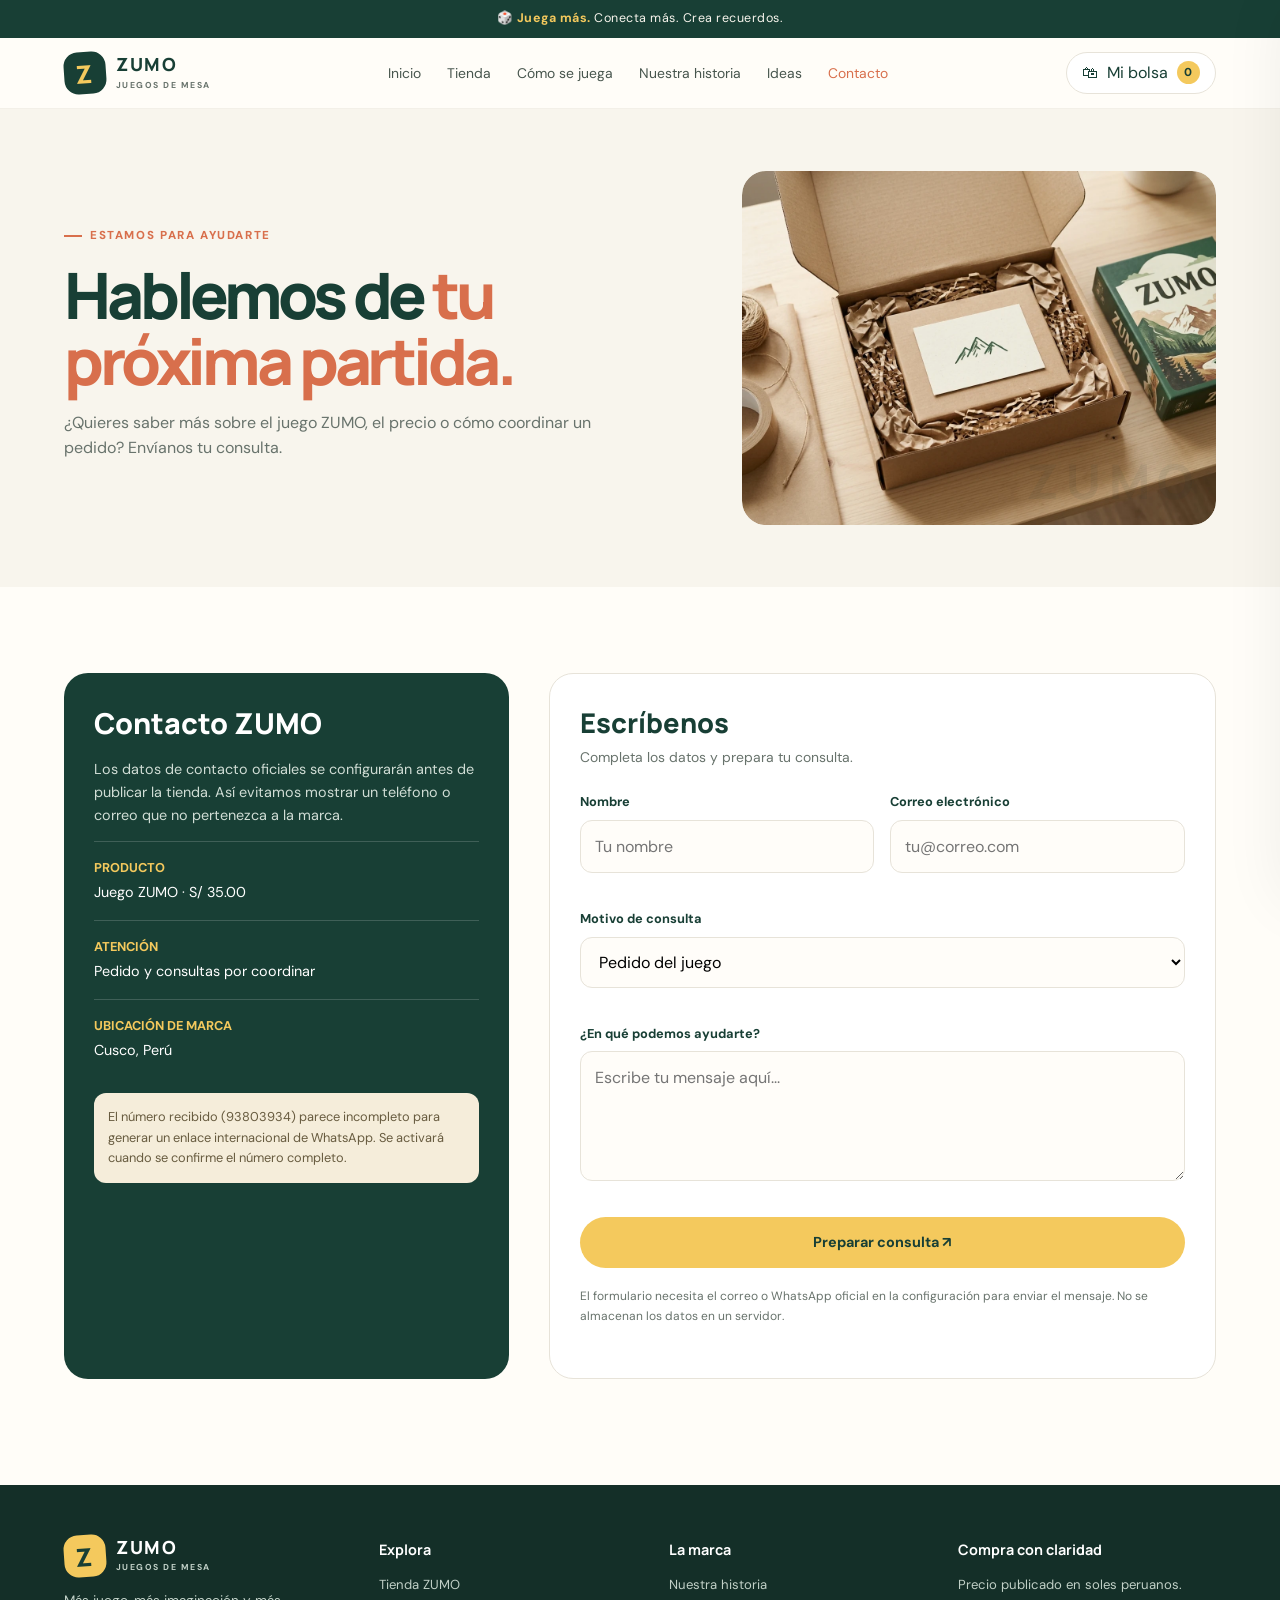
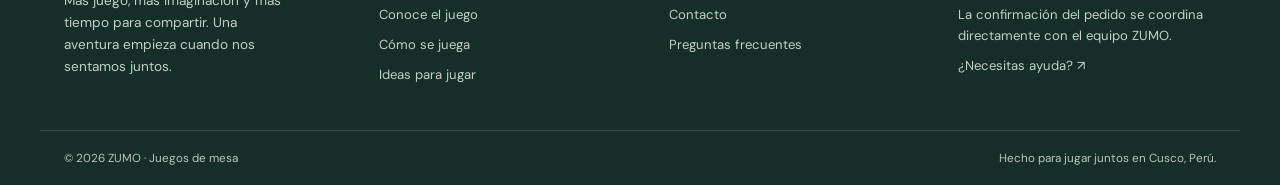
<file: contacto/index.html>
<!doctype html><html lang="es"><head><meta charset="utf-8"><meta name="viewport" content="width=device-width, initial-scale=1"><meta name="description" content="Contacta con ZUMO para consultas sobre el juego de mesa y coordinación de pedidos."><meta name="theme-color" content="#183f35"><meta property="og:title" content="Contacto | ZUMO Juegos de mesa"><meta property="og:description" content="Contacta con ZUMO para consultas sobre el juego de mesa y coordinación de pedidos."><title>Contacto | ZUMO Juegos de mesa</title><link rel="icon" href="../assets/favicon.svg" type="image/svg+xml"><style>@import url('https://fonts.googleapis.com/css2?family=DM+Sans:wght@400;500;600;700&family=Manrope:wght@400;500;600;700;800&display=swap');
:root{--forest:#183f35;--forest2:#245347;--cream:#f8f5ed;--paper:#fffdf8;--yellow:#f4c95d;--terra:#d86f4c;--ink:#1d2925;--muted:#68736c;--line:#e7e3d9;--shadow:0 18px 50px #1d292512;--radius:24px}*{box-sizing:border-box}html{scroll-behavior:smooth}body{margin:0;background:var(--paper);color:var(--ink);font-family:'DM Sans',sans-serif;line-height:1.6}body.locked{overflow:hidden}a{color:inherit;text-decoration:none}button,input,textarea,select{font:inherit}button,a,select{ -webkit-tap-highlight-color:transparent}button{cursor:pointer}.announcement{background:var(--forest);color:#f8f5ed;text-align:center;font-size:.78rem;letter-spacing:.04em;padding:9px 18px}.announcement b{color:var(--yellow)}.site-header{position:sticky;top:0;z-index:20;background:#fffdf8ed;backdrop-filter:blur(16px);border-bottom:1px solid #e7e3d980}.nav-wrap{max-width:1200px;margin:auto;padding:14px 24px;display:flex;align-items:center;gap:28px}.brand{display:inline-flex;align-items:center;gap:10px;font:800 1.13rem Manrope,sans-serif;letter-spacing:.09em;line-height:1;color:var(--forest);flex-shrink:0}.brand-mark{width:42px;height:42px;border-radius:14px;background:var(--forest);color:var(--yellow);display:grid;place-items:center;font:800 1.55rem Manrope,sans-serif;transform:rotate(-4deg)}.brand small{display:block;font:700 .54rem 'DM Sans',sans-serif;letter-spacing:.17em;margin-top:5px;color:var(--muted)}.nav-links{display:flex;align-items:center;justify-content:center;gap:26px;margin:auto;font-size:.87rem;color:#47554d}.nav-links a{transition:color .2s}.nav-links a:hover,.nav-links a.active{color:var(--terra)}.nav-actions{display:flex;align-items:center;gap:10px}.icon-button,.cart-button,.menu-toggle{border:1px solid var(--line);background:white;border-radius:999px;min-height:42px;padding:0 15px;color:var(--forest);display:flex;align-items:center;gap:9px}.cart-count{display:grid;place-items:center;background:var(--yellow);color:var(--forest);font-size:.72rem;font-weight:800;border-radius:50%;width:23px;height:23px}.menu-toggle{display:none;font-size:1.2rem;padding:0;width:42px;justify-content:center}.btn{display:inline-flex;align-items:center;justify-content:center;gap:12px;border:0;border-radius:999px;padding:14px 21px;font-weight:700;font-size:.9rem;transition:transform .2s,box-shadow .2s,background .2s}.btn:hover{transform:translateY(-2px);box-shadow:0 10px 22px #183f3520}.btn-primary{background:var(--yellow);color:var(--forest)}.btn-dark{background:var(--forest);color:white}.btn-light{background:white;color:var(--forest);border:1px solid var(--line)}.text-link{font-weight:700;color:var(--forest);font-size:.9rem}.text-link span{color:var(--terra);margin-left:5px}.page-wrap{max-width:1200px;margin:auto;padding:0 24px}.eyebrow{font-size:.72rem;font-weight:800;letter-spacing:.14em;color:var(--terra);text-transform:uppercase;display:inline-flex;align-items:center;gap:8px}.eyebrow:before{content:'';width:18px;height:2px;background:currentColor}.hero{background:var(--cream);overflow:hidden}.hero-inner{max-width:1200px;margin:auto;min-height:570px;padding:70px 24px 64px;display:grid;grid-template-columns:1fr 1fr;align-items:center;gap:55px}.hero h1,.page-hero h1{font:800 clamp(2.8rem,5.3vw,5rem)/1.03 Manrope,sans-serif;letter-spacing:-.065em;color:var(--forest);margin:22px 0}.hero h1 em,.section-title em,.page-hero h1 em{font-style:normal;color:var(--terra)}.hero-copy>p{max-width:510px;color:#647168;font-size:1.08rem;line-height:1.8}.hero-actions{display:flex;align-items:center;gap:22px;flex-wrap:wrap;margin-top:30px}.hero-proof{display:flex;align-items:center;gap:13px;margin-top:35px;color:var(--muted);font-size:.82rem}.proof-icons{display:flex}.proof-icons span{width:30px;height:30px;border:2px solid var(--cream);margin-left:-5px;border-radius:50%;display:grid;place-items:center;background:var(--yellow);color:var(--forest)}.proof-icons span:first-child{margin-left:0;background:#dbe8d4}.hero-art{position:relative;min-height:420px;display:grid;place-items:center}.hero-orbit{position:absolute;width:min(100%,440px);aspect-ratio:1;border-radius:50%;background:#e9dfc9;right:2%;top:0}.hero-orbit:before,.hero-orbit:after{content:'';position:absolute;border:1px dashed #c9bca0;border-radius:50%;inset:23px}.hero-orbit:after{inset:54px}.image-frame{position:relative;z-index:1;width:min(100%,430px);aspect-ratio:4/4.2;border-radius:32px;overflow:hidden;background:linear-gradient(145deg,#d6dfc7,#f3dca1);box-shadow:var(--shadow);display:grid;place-items:center}.image-frame img,.product-image img,.feature-image img,.article-image img{width:100%;height:100%;object-fit:cover;display:block}.image-placeholder{position:absolute;inset:0;display:flex;flex-direction:column;align-items:center;justify-content:center;text-align:center;padding:24px;background:radial-gradient(circle at 20% 20%,#fff8 0 2px,transparent 3px),linear-gradient(145deg,#dce5d1,#f2d9a1);color:var(--forest)}.image-placeholder .placeholder-icon{font-size:4.5rem;filter:drop-shadow(0 10px 8px #183f3520)}.image-placeholder strong{font:800 1.7rem Manrope,sans-serif;letter-spacing:.08em}.image-placeholder small{font-size:.75rem;max-width:210px;margin-top:5px;color:#52655a}.float-label{position:absolute;z-index:2;border-radius:16px;background:white;padding:13px 16px;box-shadow:var(--shadow);font-size:.8rem;font-weight:700;color:var(--forest)}.float-label small{display:block;font-size:.67rem;color:var(--muted);font-weight:500}.float-one{top:12%;left:-3%;transform:rotate(-5deg)}.float-two{bottom:9%;right:-1%;transform:rotate(4deg)}.section{padding:86px 0}.section-heading{display:flex;align-items:end;justify-content:space-between;gap:30px;margin-bottom:32px}.section-heading p{max-width:380px;color:var(--muted);margin:0}.section-title{font:800 clamp(2.1rem,4vw,3.5rem)/1.08 Manrope,sans-serif;letter-spacing:-.055em;color:var(--forest);margin:12px 0 0}.benefits{background:var(--forest);color:white}.benefit-grid{max-width:1200px;margin:auto;padding:25px 24px;display:grid;grid-template-columns:repeat(3,1fr);gap:24px}.benefit{display:flex;align-items:flex-start;gap:15px;padding:12px 16px}.benefit-number{font:800 .8rem Manrope;color:var(--yellow);border:1px solid #ffffff42;border-radius:12px;width:42px;height:42px;display:grid;place-items:center;flex-shrink:0}.benefit strong{display:block;font:700 1rem Manrope;margin-bottom:3px}.benefit p{font-size:.82rem;color:#d0ddd5;margin:0}.product-grid{display:grid;grid-template-columns:repeat(3,1fr);gap:22px}.product-card{border:1px solid var(--line);border-radius:var(--radius);overflow:hidden;background:white;transition:transform .25s,box-shadow .25s}.product-card:hover{transform:translateY(-5px);box-shadow:var(--shadow)}.product-image{position:relative;aspect-ratio:1.18;background:#e9e5d9;overflow:hidden;display:grid;place-items:center}.product-image .image-placeholder{background:linear-gradient(140deg,#e0e7d7,#f2dfb3)}.product-image .image-placeholder .placeholder-icon{font-size:3.5rem}.product-image .image-placeholder strong{font-size:1.25rem}.product-badge{position:absolute;top:14px;left:14px;border-radius:999px;background:var(--yellow);color:var(--forest);font-size:.66rem;font-weight:800;letter-spacing:.06em;padding:7px 11px}.product-card-body{padding:20px}.product-card-body h3{font:800 1.14rem/1.3 Manrope;color:var(--forest);margin:8px 0}.product-card-body p{font-size:.86rem;color:var(--muted);margin:0 0 17px}.product-card-bottom{display:flex;align-items:center;justify-content:space-between;gap:12px}.price{font:800 1.2rem Manrope;color:var(--forest)}.price small{display:block;font:500 .7rem 'DM Sans';color:var(--muted)}.round-arrow{width:42px;height:42px;border:0;border-radius:50%;background:var(--forest);color:white;font-size:1.1rem;display:grid;place-items:center}.empty-state{grid-column:1/-1;padding:30px;border:1px dashed var(--line);border-radius:18px;color:var(--muted)}.story-band{background:#f4e7c7;border-radius:30px;padding:45px;display:grid;grid-template-columns:.8fr 1.2fr;align-items:center;gap:35px}.story-art{min-height:240px;border-radius:22px;background:linear-gradient(140deg,#d6e2cd,#edc987);display:grid;place-items:center;font-size:6rem;position:relative;overflow:hidden}.story-art:before,.story-art:after{content:'✦';position:absolute;color:#fff8;font-size:4rem}.story-art:before{top:10px;left:25px}.story-art:after{bottom:10px;right:25px}.story-band h2{font:800 clamp(2rem,3vw,3rem)/1.08 Manrope;letter-spacing:-.05em;color:var(--forest);margin:12px 0}.story-band p{color:#59665e;max-width:530px}.steps-grid{display:grid;grid-template-columns:repeat(3,1fr);gap:18px}.step-card{border:1px solid var(--line);border-radius:20px;padding:25px;background:white}.step-icon{font-size:2rem;display:block;margin-bottom:20px}.step-card .step-number{font:800 .72rem Manrope;color:var(--terra);letter-spacing:.1em}.step-card h3{font:800 1.15rem Manrope;color:var(--forest);margin:6px 0}.step-card p{font-size:.88rem;color:var(--muted);margin:0}.cta-band{background:var(--forest);color:white;border-radius:30px;padding:48px;display:flex;align-items:center;justify-content:space-between;gap:30px}.cta-band h2{font:800 clamp(2rem,3.5vw,3rem)/1.08 Manrope;letter-spacing:-.05em;margin:10px 0}.cta-band p{color:#d0ddd5;margin:0}.cta-band .eyebrow{color:var(--yellow)}.footer{background:#142f28;color:white;margin-top:20px}.footer-main{max-width:1200px;margin:auto;padding:50px 24px 36px;display:grid;grid-template-columns:1.1fr 1fr 1fr 1fr;gap:32px}.brand-footer{color:white}.brand-footer .brand-mark{background:var(--yellow);color:var(--forest)}.brand-footer small{color:#c1d0c7}.footer-intro p{color:#c1d0c7;font-size:.85rem;max-width:230px}.footer-col h4{font:700 .9rem Manrope;margin:5px 0 15px}.footer-col a,.footer-col p{display:block;color:#c1d0c7;font-size:.82rem;margin:9px 0}.footer-col a:hover{color:var(--yellow)}.footer-bottom{border-top:1px solid #ffffff20;max-width:1200px;margin:auto;padding:18px 24px;display:flex;justify-content:space-between;gap:18px;color:#b6c5bc;font-size:.73rem}.page-hero{background:var(--cream);padding:62px 0}.page-hero-inner{max-width:1200px;margin:auto;padding:0 24px;display:grid;grid-template-columns:1fr .75fr;align-items:center;gap:45px}.page-hero h1{font-size:clamp(2.6rem,5vw,4.4rem);margin:16px 0}.page-hero p{max-width:590px;color:var(--muted);font-size:1rem}.page-hero-art{min-height:250px;border-radius:25px;background:linear-gradient(140deg,#d8e4d1,#f1d79d);display:grid;place-items:center;font-size:6rem;position:relative;overflow:hidden}.page-hero-art:after{content:'ZUMO';position:absolute;font:800 3rem Manrope;color:#183f3512;letter-spacing:.15em;bottom:12px;right:16px}.breadcrumbs{font-size:.78rem;color:var(--muted);padding:20px 0}.breadcrumbs a{color:var(--forest);font-weight:700}.catalog-tools{display:flex;align-items:center;justify-content:space-between;gap:15px;flex-wrap:wrap;margin-bottom:24px}.search-field{display:flex;align-items:center;gap:10px;border:1px solid var(--line);border-radius:999px;background:white;padding:0 16px;min-height:48px;flex:1;max-width:430px}.search-field input{border:0;outline:0;background:transparent;width:100%;min-width:0}.filter-pills{display:flex;gap:8px;flex-wrap:wrap}.filter-pills button{border:1px solid var(--line);background:white;border-radius:999px;padding:10px 15px;font-size:.8rem;color:var(--muted)}.filter-pills button.active{background:var(--forest);color:white;border-color:var(--forest)}.catalog-count{font-size:.8rem;color:var(--muted);margin-bottom:16px}.product-detail{display:grid;grid-template-columns:1fr 1fr;gap:60px;align-items:start;padding:45px 0 85px}.detail-gallery{position:sticky;top:100px}.detail-main-image{position:relative;aspect-ratio:1/1.02;border-radius:28px;overflow:hidden;background:#e8e5d8;display:grid;place-items:center}.detail-main-image .image-placeholder .placeholder-icon{font-size:6rem}.detail-thumbs{display:grid;grid-template-columns:repeat(3,1fr);gap:12px;margin-top:12px}.detail-thumb{aspect-ratio:1.25;border:1px solid var(--line);border-radius:14px;overflow:hidden;background:#f0ebdd;display:grid;place-items:center;font-size:1.8rem;color:var(--forest)}.detail-info{padding-top:15px}.detail-info h1{font:800 clamp(2.2rem,4vw,3.5rem)/1.08 Manrope;letter-spacing:-.06em;color:var(--forest);margin:14px 0}.detail-info .lead{font-size:1rem;color:var(--muted);line-height:1.8}.detail-price{font:800 1.8rem Manrope;color:var(--forest);margin:24px 0 4px}.detail-price small{font:500 .78rem 'DM Sans';color:var(--muted);display:block}.stock-note{display:flex;align-items:center;gap:8px;color:#3f7957;font-size:.8rem;margin:12px 0 24px}.stock-dot{width:8px;height:8px;border-radius:50%;background:#4d9c6c}.quantity-row{display:flex;gap:12px;align-items:center;margin:22px 0}.quantity{display:flex;align-items:center;border:1px solid var(--line);border-radius:999px;overflow:hidden;height:48px}.quantity button{width:42px;height:48px;border:0;background:white;color:var(--forest);font-size:1.15rem}.quantity span{width:25px;text-align:center;font-weight:700}.quantity-row .btn{flex:1}.detail-points{list-style:none;padding:0;margin:26px 0;border-top:1px solid var(--line)}.detail-points li{padding:12px 0;border-bottom:1px solid var(--line);font-size:.88rem;color:#48574e}.detail-points li span{color:var(--terra);font-weight:800;margin-right:10px}.fine-print{font-size:.75rem;color:var(--muted)}.accordion{border-top:1px solid var(--line)}.accordion details{border-bottom:1px solid var(--line);padding:18px 0}.accordion summary{font-weight:700;color:var(--forest);cursor:pointer;list-style:none;display:flex;justify-content:space-between;gap:20px}.accordion summary:after{content:'+';font-size:1.2rem}.accordion details[open] summary:after{content:'−'}.accordion details p{font-size:.9rem;color:var(--muted);max-width:800px}.content-narrow{max-width:850px;margin:auto}.content-narrow h2{font:800 1.6rem Manrope;color:var(--forest);margin:34px 0 10px}.content-narrow p,.content-narrow li{color:#58655d}.contact-grid{display:grid;grid-template-columns:.8fr 1.2fr;gap:40px}.contact-card{background:var(--forest);color:white;border-radius:24px;padding:30px}.contact-card h2{font:800 1.8rem Manrope;margin:0 0 12px}.contact-card p{color:#d0ddd5;font-size:.9rem}.contact-method{border-top:1px solid #ffffff2b;padding:16px 0}.contact-method strong{display:block;color:var(--yellow);font-size:.8rem}.contact-method span{font-size:.9rem}.form-card{border:1px solid var(--line);border-radius:24px;padding:30px;background:white}.form-card h2{font:800 1.7rem Manrope;color:var(--forest);margin:0 0 5px}.form-card>p{color:var(--muted);font-size:.87rem;margin-top:0}.form-grid{display:grid;grid-template-columns:1fr 1fr;gap:16px}.field{display:flex;flex-direction:column;gap:7px;margin:10px 0}.field.full{grid-column:1/-1}.field label{font-size:.8rem;font-weight:700;color:var(--forest)}.field input,.field textarea,.field select{border:1px solid var(--line);border-radius:12px;padding:13px 14px;outline:0;background:#fffdf9;width:100%}.field input:focus,.field textarea:focus{border-color:var(--forest)}.field textarea{min-height:130px;resize:vertical}.notice{background:#f5edda;color:#675b3f;border-radius:12px;padding:14px;font-size:.8rem;margin:15px 0}.about-values{display:grid;grid-template-columns:repeat(3,1fr);gap:18px}.value-card{padding:25px;border:1px solid var(--line);border-radius:20px}.value-card span{font-size:2rem}.value-card h3{font:800 1.05rem Manrope;color:var(--forest)}.value-card p{font-size:.86rem;color:var(--muted)}.blog-grid{display:grid;grid-template-columns:repeat(3,1fr);gap:20px}.article-card{border:1px solid var(--line);border-radius:20px;overflow:hidden;background:white}.article-image{height:180px;background:linear-gradient(135deg,#dce5d1,#f1d79d);display:grid;place-items:center;font-size:3.5rem}.article-body{padding:20px}.article-tag{font-size:.68rem;text-transform:uppercase;letter-spacing:.1em;color:var(--terra);font-weight:800}.article-body h3{font:800 1.15rem/1.3 Manrope;color:var(--forest);margin:10px 0}.article-body p{font-size:.85rem;color:var(--muted)}.article-body a{font-size:.82rem;font-weight:800;color:var(--forest)}.cart-backdrop{position:fixed;inset:0;background:#10261fcc;z-index:50;opacity:0;pointer-events:none;transition:opacity .25s}.cart-backdrop.open{opacity:1;pointer-events:auto}.cart-drawer{position:fixed;right:0;top:0;height:100dvh;width:min(440px,100%);background:var(--paper);z-index:51;transform:translateX(105%);transition:transform .3s;display:flex;flex-direction:column;padding:25px;box-shadow:-20px 0 60px #0001}.cart-drawer.open{transform:translateX(0)}.drawer-head{display:flex;align-items:center;justify-content:space-between;border-bottom:1px solid var(--line);padding-bottom:20px}.drawer-head h3{font:800 1.6rem Manrope;color:var(--forest);margin:6px 0 0}.close-button{width:40px;height:40px;border:1px solid var(--line);border-radius:50%;background:white;font-size:1.5rem}.cart-items{overflow:auto;flex:1;padding:15px 0}.empty-cart{text-align:center;padding:50px 10px;color:var(--muted)}.cart-line{display:grid;grid-template-columns:64px 1fr auto;gap:13px;padding:14px 0;border-bottom:1px solid var(--line);align-items:center}.cart-line-art{width:64px;height:64px;border-radius:13px;background:#e0e7d7;display:grid;place-items:center;font-size:1.8rem}.cart-line strong{display:block;color:var(--forest);font-size:.86rem}.cart-line small{color:var(--muted)}.remove-line{border:0;background:none;color:var(--terra);font-size:.75rem;padding:5px 0}.drawer-bottom{border-top:1px solid var(--line);padding-top:20px}.total-line{display:flex;justify-content:space-between;font-size:.9rem;margin-bottom:15px}.total-line strong{font:800 1.3rem Manrope;color:var(--forest)}.checkout{width:100%}.drawer-bottom>small{display:block;text-align:center;color:var(--muted);font-size:.72rem;margin-top:10px}#toast{position:fixed;left:50%;bottom:24px;transform:translate(-50%,20px);opacity:0;pointer-events:none;background:var(--forest);color:white;border-radius:999px;padding:13px 20px;z-index:70;box-shadow:var(--shadow);font-size:.84rem;transition:.25s;max-width:calc(100% - 30px);text-align:center}#toast.show{opacity:1;transform:translate(-50%,0)}.mobile-menu{display:none}.no-results{padding:30px;text-align:center;color:var(--muted)}.faq-layout{display:grid;grid-template-columns:.7fr 1.3fr;gap:45px}.faq-intro{position:sticky;top:110px;align-self:start}.faq-intro h2{font:800 2.3rem/1.1 Manrope;letter-spacing:-.05em;color:var(--forest)}.faq-intro p{color:var(--muted)}
@media(max-width:900px){.nav-wrap{gap:14px}.nav-links{gap:15px}.nav-links a{font-size:.8rem}.hero-inner{gap:25px}.hero-art{min-height:360px}.benefit-grid{gap:8px}.product-grid,.blog-grid{grid-template-columns:repeat(2,1fr)}.footer-main{grid-template-columns:repeat(2,1fr)}.product-detail{gap:32px}.contact-grid{gap:20px}.page-hero-inner{gap:25px}}
@media(max-width:700px){.announcement{font-size:.69rem}.nav-wrap{padding:11px 16px}.brand-mark{width:38px;height:38px}.menu-toggle{display:flex;order:3}.nav-actions{margin-left:auto}.nav-actions .cart-label{display:none}.nav-links{display:none;position:absolute;top:100%;left:0;right:0;background:var(--paper);padding:12px 20px 22px;border-bottom:1px solid var(--line);box-shadow:0 15px 25px #183f3510;flex-direction:column;align-items:stretch;gap:0}.nav-links.open{display:flex}.nav-links a{padding:13px 3px;border-bottom:1px solid var(--line);font-size:.92rem}.hero-inner{grid-template-columns:1fr;padding:48px 20px 40px;gap:22px}.hero h1{font-size:clamp(2.75rem,13vw,4.1rem)}.hero-copy>p{font-size:.97rem}.hero-art{min-height:340px}.hero-orbit{width:320px;right:4%;top:8px}.image-frame{width:min(82%,330px);aspect-ratio:1/1.05}.float-one{left:0;top:10%}.float-two{right:0;bottom:8%}.page-wrap{padding:0 18px}.section{padding:58px 0}.section-heading{align-items:flex-start;flex-direction:column;gap:12px}.benefit-grid{grid-template-columns:1fr;padding:18px}.benefit{padding:10px}.product-grid,.blog-grid{grid-template-columns:1fr}.product-image{aspect-ratio:1.25}.story-band{grid-template-columns:1fr;padding:22px}.story-art{min-height:180px;font-size:4.5rem}.steps-grid{grid-template-columns:1fr}.cta-band{padding:30px 24px;align-items:flex-start;flex-direction:column}.footer-main{grid-template-columns:1fr 1fr;padding:38px 20px 28px;gap:25px}.footer-intro{grid-column:1/-1}.footer-bottom{padding:16px 20px;flex-direction:column;gap:5px}.page-hero{padding:42px 0}.page-hero-inner{grid-template-columns:1fr;padding:0 20px}.page-hero h1{font-size:clamp(2.5rem,12vw,3.7rem)}.page-hero-art{min-height:180px;font-size:4.5rem}.catalog-tools{align-items:stretch;flex-direction:column}.search-field{max-width:none}.filter-pills{flex-wrap:nowrap;overflow-x:auto;padding-bottom:4px}.filter-pills button{white-space:nowrap}.product-detail{grid-template-columns:1fr;padding:20px 0 60px;gap:25px}.detail-gallery{position:static}.detail-main-image{aspect-ratio:1.1}.detail-info{padding:0}.detail-info h1{font-size:2.45rem}.detail-thumbs{grid-template-columns:repeat(3,1fr)}.contact-grid,.faq-layout{grid-template-columns:1fr}.contact-card,.form-card{padding:23px}.form-grid{grid-template-columns:1fr}.field.full{grid-column:auto}.about-values{grid-template-columns:1fr}.faq-intro{position:static}.faq-intro h2{font-size:2rem}.cart-drawer{padding:20px}.brand small{font-size:.48rem}}
@media(prefers-reduced-motion:reduce){html{scroll-behavior:auto}*,*:before,*:after{transition:none!important;animation:none!important}}

/* Imágenes oficiales entregadas para ZUMO */
.image-frame:has(img[src]), .product-image:has(img[src]), .detail-main-image:has(img[src]) { background:#e9e5d9; }
.image-frame img, .product-image img, .detail-main-image img { position:relative; z-index:1; }
.image-frame .image-placeholder, .product-image .image-placeholder, .detail-main-image .image-placeholder { display:none; }
.detail-thumb { background-size:cover; background-position:center; }

/* Dedicated generated photography for inner pages and mobile */
.page-hero-art{overflow:hidden;border-radius:24px;background:#e9e5d9;min-height:260px}.page-hero-art img{display:block;width:100%;height:100%;min-height:260px;object-fit:cover;border-radius:24px}.article-image img{display:block;width:100%;height:100%;object-fit:cover}.hero{background-image:linear-gradient(90deg,rgba(19,51,37,.92),rgba(19,51,37,.55) 48%,rgba(19,51,37,.06)),url("../assets/img/zumo-hero.webp");background-position:center;background-size:cover}.hero-art{background-image:url("../assets/img/zumo-producto-movil.webp");background-size:cover;background-position:center}

/* Catalogo ampliado: conceptos de futuras colecciones, claramente diferenciados */
.concept-card{background:#fbfaf5;border-style:dashed;border-color:#d9d2c2}
.concept-card .product-image img{filter:saturate(.82)}
.concept-badge{background:#e8e1d0!important;color:#5c614b!important}
.concept-note{margin-top:14px;padding-top:11px;border-top:1px solid #e4ddcf;color:#7b684a;font-size:.78rem;font-weight:700}
</style></head><body><div class="announcement">🎲 <b>Juega más.</b> Conecta más. Crea recuerdos.</div><header class="site-header"><div class="nav-wrap"><a class="brand" href="../index.html" aria-label="ZUMO, inicio"><span class="brand-mark">Z</span><span>ZUMO<small>JUEGOS DE MESA</small></span></a><nav class="nav-links" id="navLinks" aria-label="Navegación principal"><a class="" href="../index.html">Inicio</a><a class="" href="../tienda/index.html">Tienda</a><a class="" href="../como-jugar/index.html">Cómo se juega</a><a class="" href="../nosotros/index.html">Nuestra historia</a><a class="" href="../blog/index.html">Ideas</a><a class="active" href="../contacto/index.html">Contacto</a></nav><div class="nav-actions"><button class="cart-button" id="openCart" aria-label="Abrir bolsa de compras">🛍 <span class="cart-label">Mi bolsa</span><span class="cart-count" data-cart-count>0</span></button><button class="menu-toggle" id="menuToggle" aria-label="Abrir menú" aria-expanded="false">☰</button></div></div></header><main><section class="page-hero"><div class="page-hero-inner"><div><span class="eyebrow">ESTAMOS PARA AYUDARTE</span><h1>Hablemos de <em>tu próxima partida.</em></h1><p>¿Quieres saber más sobre el juego ZUMO, el precio o cómo coordinar un pedido? Envíanos tu consulta.</p></div><div class="page-hero-art"><img src="../assets/img/zumo-empaque-pedido.webp" alt="Presentación cuidada de un pedido ZUMO" loading="lazy"></div></div></section><section class="section"><div class="page-wrap"><div class="contact-grid"><aside class="contact-card"><h2>Contacto ZUMO</h2><p>Los datos de contacto oficiales se configurarán antes de publicar la tienda. Así evitamos mostrar un teléfono o correo que no pertenezca a la marca.</p><div class="contact-method"><strong>PRODUCTO</strong><span>Juego ZUMO · S/ 35.00</span></div><div class="contact-method"><strong>ATENCIÓN</strong><span>Pedido y consultas por coordinar</span></div><div class="contact-method"><strong>UBICACIÓN DE MARCA</strong><span>Cusco, Perú</span></div><div class="notice">El número recibido (93803934) parece incompleto para generar un enlace internacional de WhatsApp. Se activará cuando se confirme el número completo.</div></aside><form class="form-card" id="contactForm"><h2>Escríbenos</h2><p>Completa los datos y prepara tu consulta.</p><div class="form-grid"><div class="field"><label for="name">Nombre</label><input id="name" name="name" required placeholder="Tu nombre"></div><div class="field"><label for="email">Correo electrónico</label><input id="email" name="email" type="email" required placeholder="tu@correo.com"></div><div class="field full"><label for="subject">Motivo de consulta</label><select id="subject" name="subject"><option value="Pedido del juego">Pedido del juego</option><option value="Información del producto">Información del producto</option><option value="Otra consulta">Otra consulta</option></select></div><div class="field full"><label for="message">¿En qué podemos ayudarte?</label><textarea id="message" name="message" required placeholder="Escribe tu mensaje aquí..."></textarea></div><div class="field full"><button class="btn btn-primary" type="submit">Preparar consulta ↗</button><p class="fine-print">El formulario necesita el correo o WhatsApp oficial en la configuración para enviar el mensaje. No se almacenan los datos en un servidor.</p><div class="notice" id="contactNotice" hidden>Tu consulta está lista, pero falta configurar un canal oficial de contacto para enviarla.</div></div></div></form></div></div></section></main><footer class="footer"><div class="footer-main"><div class="footer-intro"><a class="brand brand-footer" href="../index.html"><span class="brand-mark">Z</span><span>ZUMO<small>JUEGOS DE MESA</small></span></a><p>Más juego, más imaginación y más tiempo para compartir. Una aventura empieza cuando nos sentamos juntos.</p></div><div class="footer-col"><h4>Explora</h4><a href="../tienda/index.html">Tienda ZUMO</a><a href="../producto/zumo/index.html">Conoce el juego</a><a href="../como-jugar/index.html">Cómo se juega</a><a href="../blog/index.html">Ideas para jugar</a></div><div class="footer-col"><h4>La marca</h4><a href="../nosotros/index.html">Nuestra historia</a><a href="../contacto/index.html">Contacto</a><a href="../preguntas-frecuentes/index.html">Preguntas frecuentes</a></div><div class="footer-col"><h4>Compra con claridad</h4><p>Precio publicado en soles peruanos.</p><p>La confirmación del pedido se coordina directamente con el equipo ZUMO.</p><a href="../contacto/index.html">¿Necesitas ayuda? ↗</a></div></div><div class="footer-bottom"><span>© 2026 ZUMO · Juegos de mesa</span><span>Hecho para jugar juntos en Cusco, Perú.</span></div></footer><div class="cart-backdrop" id="cartBackdrop"></div><aside class="cart-drawer" id="cartDrawer" aria-label="Bolsa de compras" aria-hidden="true"><div class="drawer-head"><div><span class="eyebrow">TU SELECCIÓN</span><h3>Mi bolsa <span id="drawerCount">(0)</span></h3></div><button id="closeCart" class="close-button" aria-label="Cerrar bolsa">×</button></div><div id="cartItems" class="cart-items"><p class="empty-cart">Tu bolsa está esperando una aventura. 🎲</p></div><div class="drawer-bottom"><div class="total-line"><span>Total</span><strong id="cartTotal">S/ 0.00</strong></div><button class="btn btn-primary checkout" id="checkout">Continuar con mi pedido ↗</button><small>El pedido se confirmará con el vendedor.</small><p id="whatsappNotice" class="fine-print" hidden>Configura el WhatsApp oficial en assets/config.js para recibir pedidos.</p></div></aside><div id="toast" role="status" aria-live="polite"></div><script>window.ZUMO_CONFIG = { BRAND: 'ZUMO', PRODUCT_NAME: 'ZUMO: Aventura y búsqueda del tesoro', PRICE: 35.00, CURRENCY: 'S/', WHATSAPP: '5193803934', EMAIL: '', STOCK: 50 };
</script><script>(()=>{'use strict';const C=window.ZUMO_CONFIG||{PRICE:35,CURRENCY:'S/',WHATSAPP:'',PRODUCT_NAME:'Juego ZUMO'};const $=(s,r=document)=>r.querySelector(s),$$=(s,r=document)=>[...r.querySelectorAll(s)];let cart=[];try{cart=JSON.parse(localStorage.getItem('zumoCart')||'[]')}catch(e){}let toastTimer;function toast(msg){const t=$('#toast');if(!t)return;t.textContent=msg;t.classList.add('show');clearTimeout(toastTimer);toastTimer=setTimeout(()=>t.classList.remove('show'),2800)}function save(){try{localStorage.setItem('zumoCart',JSON.stringify(cart))}catch(e){}renderCart()}function money(n){return `${C.CURRENCY} ${Number(n).toFixed(2)}`}function count(){return cart.reduce((s,i)=>s+i.qty,0)}function renderCart(){const n=count();$$('[data-cart-count]').forEach(e=>e.textContent=n);const drawerCount=$('#drawerCount');if(drawerCount)drawerCount.textContent=`(${n})`;const items=$('#cartItems');if(items){if(!cart.length)items.innerHTML='<p class="empty-cart">Tu bolsa está esperando una aventura. 🎲</p>';else items.innerHTML=cart.map(i=>`<div class="cart-line"><div class="cart-line-art">🎲</div><div><strong>${i.name}</strong><small>${money(i.price)} · Cantidad: ${i.qty}</small><br><button class="remove-line" data-remove="${i.id}">Quitar</button></div><b>${money(i.price*i.qty)}</b></div>`).join('')}const total=$('#cartTotal');if(total)total.textContent=money(cart.reduce((s,i)=>s+i.price*i.qty,0));const checkout=$('#checkout');if(checkout)checkout.disabled=!cart.length;}
function openCart(){const d=$('#cartDrawer'),b=$('#cartBackdrop');if(!d||!b)return;d.classList.add('open');b.classList.add('open');d.setAttribute('aria-hidden','false');document.body.classList.add('locked');$('#closeCart')?.focus()}function closeCart(){const d=$('#cartDrawer'),b=$('#cartBackdrop');d?.classList.remove('open');b?.classList.remove('open');d?.setAttribute('aria-hidden','true');document.body.classList.remove('locked')}function add(qty=1){cart.push;let item=cart.find(i=>i.id==='zumo');if(item)item.qty+=qty;else cart.push({id:'zumo',name:C.PRODUCT_NAME||'Juego ZUMO',price:Number(C.PRICE)||35,qty});save();toast('¡ZUMO se agregó a tu bolsa!');}function checkout(){if(!cart.length){toast('Agrega el juego a tu bolsa primero.');return}const total=cart.reduce((s,i)=>s+i.price*i.qty,0);const lines=cart.map(i=>`• ${i.name} x${i.qty}: ${money(i.price*i.qty)}`).join('\n');const message=`Hola, quiero hacer un pedido de ZUMO:\n${lines}\nTotal: ${money(total)}\n¿Me pueden indicar cómo continuar con la compra?`;const phone=(C.WHATSAPP||'').replace(/\D/g,'');if(phone){window.open(`https://wa.me/${phone}?text=${encodeURIComponent(message)}`,'_blank','noopener');}else{toast('La tienda está lista; falta configurar el WhatsApp oficial en assets/config.js.');const p=$('#whatsappNotice');if(p)p.hidden=false;}}function init(){renderCart();$('#openCart')?.addEventListener('click',openCart);$('#closeCart')?.addEventListener('click',closeCart);$('#cartBackdrop')?.addEventListener('click',closeCart);document.addEventListener('keydown',e=>{if(e.key==='Escape')closeCart()});$('#cartItems')?.addEventListener('click',e=>{const b=e.target.closest('[data-remove]');if(b){cart=cart.filter(i=>i.id!==b.dataset.remove);save()}});$('#checkout')?.addEventListener('click',checkout);$$('[data-add-cart]').forEach(b=>b.addEventListener('click',()=>{const q=$('#productQty');add(Math.max(1,Number(q?.textContent||b.dataset.qty||1)));openCart()}));$$('[data-buy-now]').forEach(b=>b.addEventListener('click',()=>{if(!cart.length)add(1);openCart()}));const q=$('#productQty');$('#qtyMinus')?.addEventListener('click',()=>{if(q)q.textContent=Math.max(1,Number(q.textContent)-1)});$('#qtyPlus')?.addEventListener('click',()=>{if(q)q.textContent=Math.min(10,Number(q.textContent)+1)});$('#menuToggle')?.addEventListener('click',()=>{const nav=$('#navLinks');const open=nav?.classList.toggle('open');$('#menuToggle')?.setAttribute('aria-expanded',String(!!open))});$$('#navLinks a').forEach(a=>a.addEventListener('click',()=>$('#navLinks')?.classList.remove('open')));const search=$('#catalogSearch');const filterButtons=$$('[data-filter]');function filter(){const term=(search?.value||'').toLocaleLowerCase('es');const selected=$('.filter-pills button.active')?.dataset.filter||'todos';let visible=0;$$('[data-product-card]').forEach(card=>{const text=(card.dataset.search||card.textContent).toLocaleLowerCase('es');const category=card.dataset.category||'juegos';const show=(text.includes(term))&&(selected==='todos'||selected===category);card.hidden=!show;if(show)visible++});const countEl=$('#resultsCount');if(countEl)countEl.textContent=`${visible} ${visible===1?'producto':'productos'}`;const no=$('#noResults');if(no)no.hidden=visible!==0}search?.addEventListener('input',filter);filterButtons.forEach(b=>b.addEventListener('click',()=>{filterButtons.forEach(x=>x.classList.remove('active'));b.classList.add('active');filter()}));$('#contactForm')?.addEventListener('submit',e=>{e.preventDefault();const form=e.currentTarget;const data=new FormData(form);const subject=encodeURIComponent('Consulta desde la web ZUMO: '+(data.get('subject')||'Consulta general'));const body=encodeURIComponent(`Nombre: ${data.get('name')}\nCorreo: ${data.get('email')}\nMotivo: ${data.get('subject')||'Consulta general'}\n\n${data.get('message')}`);if(C.EMAIL){location.href=`mailto:${C.EMAIL}?subject=${subject}&body=${body}`}else{const text=`Hola, ZUMO. Soy ${data.get('name')}. Mi correo: ${data.get('email')}. Consulta: ${data.get('message')}`;if(C.WHATSAPP){window.open(`https://wa.me/${C.WHATSAPP.replace(/\D/g,'')}?text=${encodeURIComponent(text)}`,'_blank','noopener')}else{toast('Formulario validado. Para enviar consultas, configura el WhatsApp o correo oficial en assets/config.js.');$('#contactNotice')?.removeAttribute('hidden')}}});}document.addEventListener('DOMContentLoaded',init)})();</script></body></html>
</file>
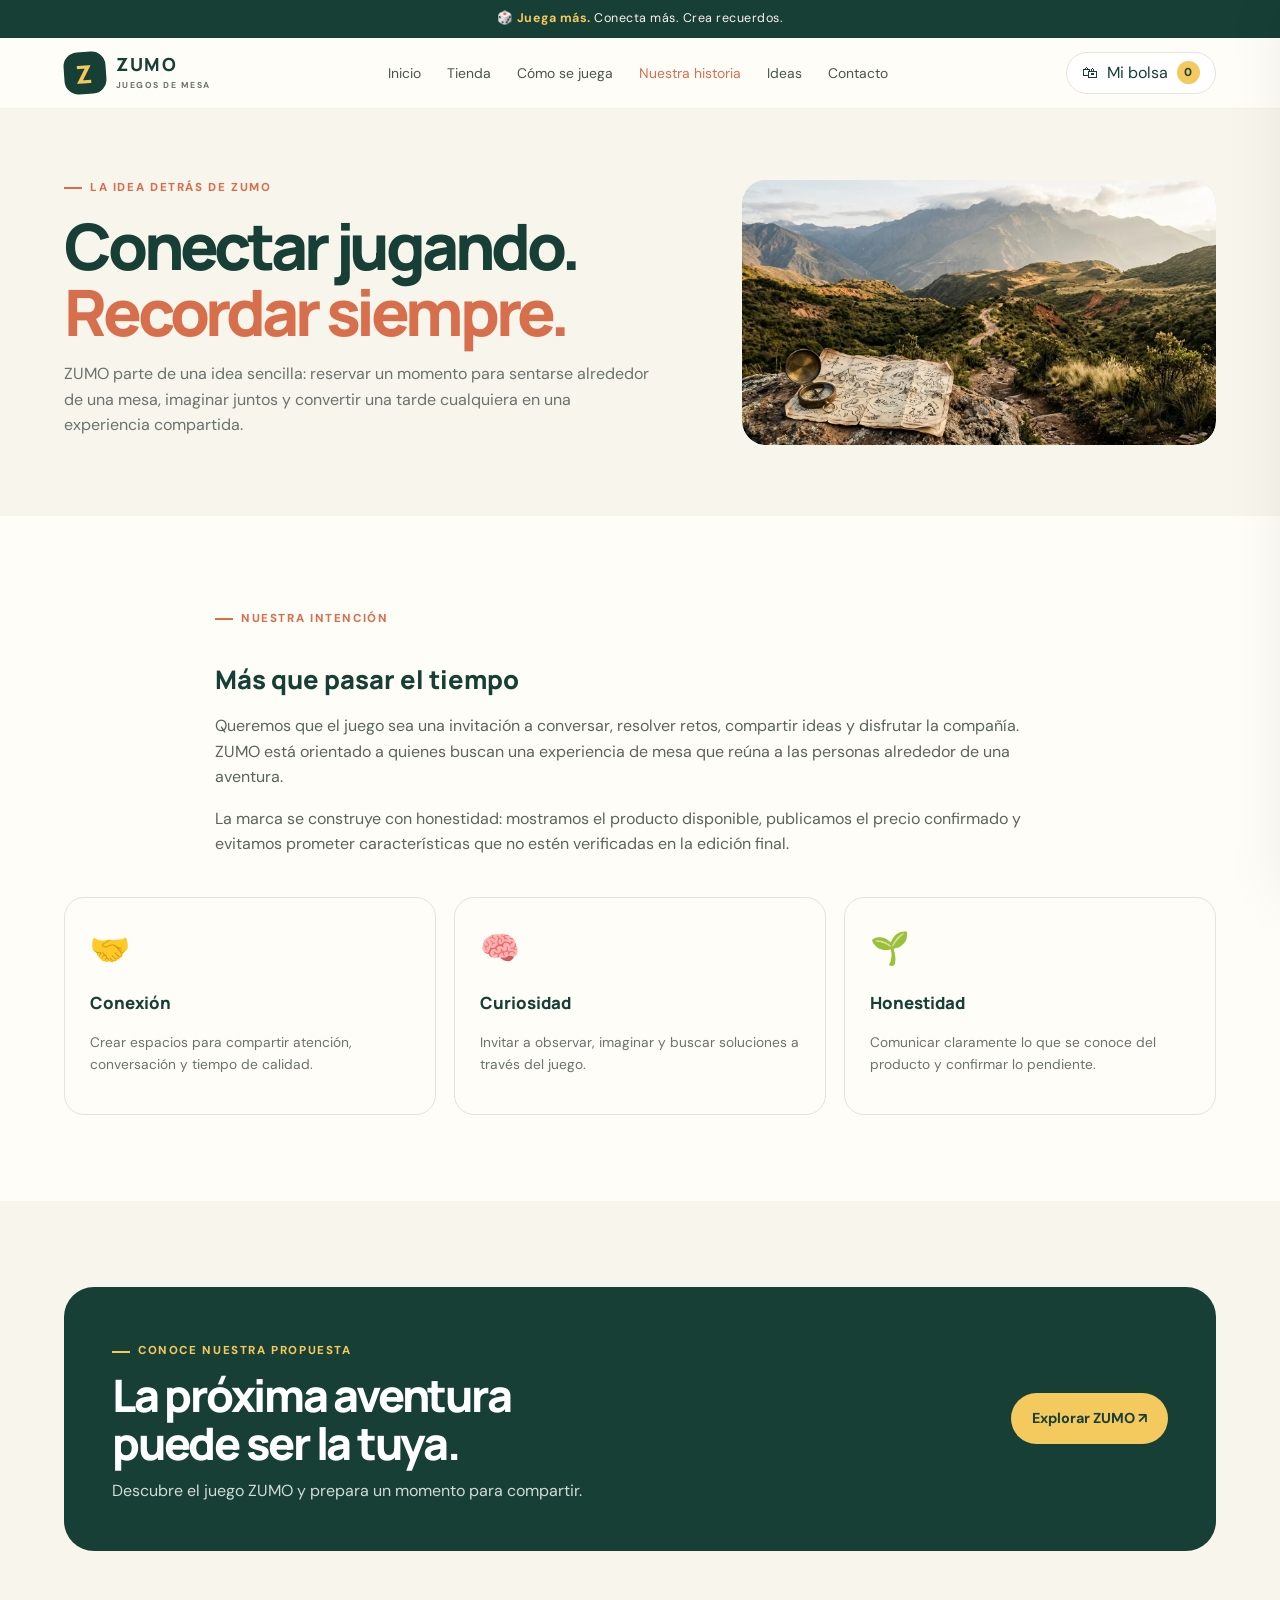
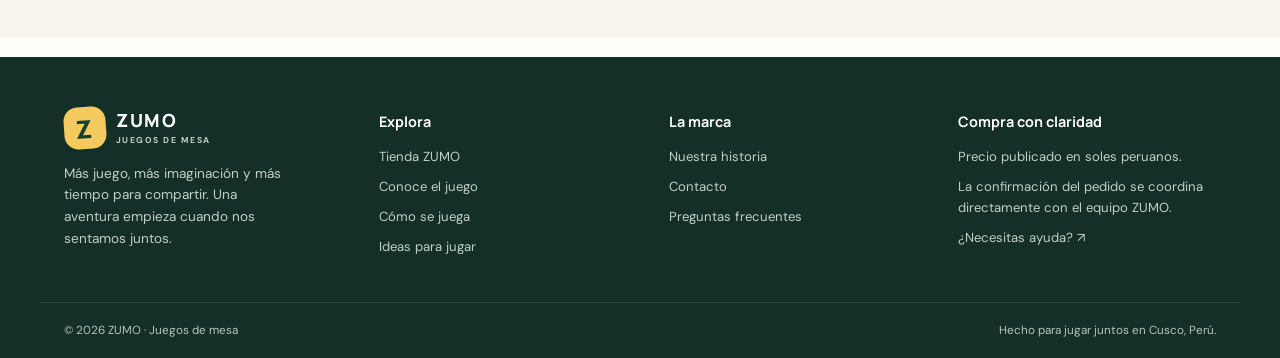
<file: nosotros/index.html>
<!doctype html><html lang="es"><head><meta charset="utf-8"><meta name="viewport" content="width=device-width, initial-scale=1"><meta name="description" content="Conoce la intención de ZUMO: conectar personas a través de una aventura de juego de mesa, curiosidad e imaginación."><meta name="theme-color" content="#183f35"><meta property="og:title" content="Nuestra historia | ZUMO Juegos de mesa"><meta property="og:description" content="Conoce la intención de ZUMO: conectar personas a través de una aventura de juego de mesa, curiosidad e imaginación."><title>Nuestra historia | ZUMO Juegos de mesa</title><link rel="icon" href="../assets/favicon.svg" type="image/svg+xml"><style>@import url('https://fonts.googleapis.com/css2?family=DM+Sans:wght@400;500;600;700&family=Manrope:wght@400;500;600;700;800&display=swap');
:root{--forest:#183f35;--forest2:#245347;--cream:#f8f5ed;--paper:#fffdf8;--yellow:#f4c95d;--terra:#d86f4c;--ink:#1d2925;--muted:#68736c;--line:#e7e3d9;--shadow:0 18px 50px #1d292512;--radius:24px}*{box-sizing:border-box}html{scroll-behavior:smooth}body{margin:0;background:var(--paper);color:var(--ink);font-family:'DM Sans',sans-serif;line-height:1.6}body.locked{overflow:hidden}a{color:inherit;text-decoration:none}button,input,textarea,select{font:inherit}button,a,select{ -webkit-tap-highlight-color:transparent}button{cursor:pointer}.announcement{background:var(--forest);color:#f8f5ed;text-align:center;font-size:.78rem;letter-spacing:.04em;padding:9px 18px}.announcement b{color:var(--yellow)}.site-header{position:sticky;top:0;z-index:20;background:#fffdf8ed;backdrop-filter:blur(16px);border-bottom:1px solid #e7e3d980}.nav-wrap{max-width:1200px;margin:auto;padding:14px 24px;display:flex;align-items:center;gap:28px}.brand{display:inline-flex;align-items:center;gap:10px;font:800 1.13rem Manrope,sans-serif;letter-spacing:.09em;line-height:1;color:var(--forest);flex-shrink:0}.brand-mark{width:42px;height:42px;border-radius:14px;background:var(--forest);color:var(--yellow);display:grid;place-items:center;font:800 1.55rem Manrope,sans-serif;transform:rotate(-4deg)}.brand small{display:block;font:700 .54rem 'DM Sans',sans-serif;letter-spacing:.17em;margin-top:5px;color:var(--muted)}.nav-links{display:flex;align-items:center;justify-content:center;gap:26px;margin:auto;font-size:.87rem;color:#47554d}.nav-links a{transition:color .2s}.nav-links a:hover,.nav-links a.active{color:var(--terra)}.nav-actions{display:flex;align-items:center;gap:10px}.icon-button,.cart-button,.menu-toggle{border:1px solid var(--line);background:white;border-radius:999px;min-height:42px;padding:0 15px;color:var(--forest);display:flex;align-items:center;gap:9px}.cart-count{display:grid;place-items:center;background:var(--yellow);color:var(--forest);font-size:.72rem;font-weight:800;border-radius:50%;width:23px;height:23px}.menu-toggle{display:none;font-size:1.2rem;padding:0;width:42px;justify-content:center}.btn{display:inline-flex;align-items:center;justify-content:center;gap:12px;border:0;border-radius:999px;padding:14px 21px;font-weight:700;font-size:.9rem;transition:transform .2s,box-shadow .2s,background .2s}.btn:hover{transform:translateY(-2px);box-shadow:0 10px 22px #183f3520}.btn-primary{background:var(--yellow);color:var(--forest)}.btn-dark{background:var(--forest);color:white}.btn-light{background:white;color:var(--forest);border:1px solid var(--line)}.text-link{font-weight:700;color:var(--forest);font-size:.9rem}.text-link span{color:var(--terra);margin-left:5px}.page-wrap{max-width:1200px;margin:auto;padding:0 24px}.eyebrow{font-size:.72rem;font-weight:800;letter-spacing:.14em;color:var(--terra);text-transform:uppercase;display:inline-flex;align-items:center;gap:8px}.eyebrow:before{content:'';width:18px;height:2px;background:currentColor}.hero{background:var(--cream);overflow:hidden}.hero-inner{max-width:1200px;margin:auto;min-height:570px;padding:70px 24px 64px;display:grid;grid-template-columns:1fr 1fr;align-items:center;gap:55px}.hero h1,.page-hero h1{font:800 clamp(2.8rem,5.3vw,5rem)/1.03 Manrope,sans-serif;letter-spacing:-.065em;color:var(--forest);margin:22px 0}.hero h1 em,.section-title em,.page-hero h1 em{font-style:normal;color:var(--terra)}.hero-copy>p{max-width:510px;color:#647168;font-size:1.08rem;line-height:1.8}.hero-actions{display:flex;align-items:center;gap:22px;flex-wrap:wrap;margin-top:30px}.hero-proof{display:flex;align-items:center;gap:13px;margin-top:35px;color:var(--muted);font-size:.82rem}.proof-icons{display:flex}.proof-icons span{width:30px;height:30px;border:2px solid var(--cream);margin-left:-5px;border-radius:50%;display:grid;place-items:center;background:var(--yellow);color:var(--forest)}.proof-icons span:first-child{margin-left:0;background:#dbe8d4}.hero-art{position:relative;min-height:420px;display:grid;place-items:center}.hero-orbit{position:absolute;width:min(100%,440px);aspect-ratio:1;border-radius:50%;background:#e9dfc9;right:2%;top:0}.hero-orbit:before,.hero-orbit:after{content:'';position:absolute;border:1px dashed #c9bca0;border-radius:50%;inset:23px}.hero-orbit:after{inset:54px}.image-frame{position:relative;z-index:1;width:min(100%,430px);aspect-ratio:4/4.2;border-radius:32px;overflow:hidden;background:linear-gradient(145deg,#d6dfc7,#f3dca1);box-shadow:var(--shadow);display:grid;place-items:center}.image-frame img,.product-image img,.feature-image img,.article-image img{width:100%;height:100%;object-fit:cover;display:block}.image-placeholder{position:absolute;inset:0;display:flex;flex-direction:column;align-items:center;justify-content:center;text-align:center;padding:24px;background:radial-gradient(circle at 20% 20%,#fff8 0 2px,transparent 3px),linear-gradient(145deg,#dce5d1,#f2d9a1);color:var(--forest)}.image-placeholder .placeholder-icon{font-size:4.5rem;filter:drop-shadow(0 10px 8px #183f3520)}.image-placeholder strong{font:800 1.7rem Manrope,sans-serif;letter-spacing:.08em}.image-placeholder small{font-size:.75rem;max-width:210px;margin-top:5px;color:#52655a}.float-label{position:absolute;z-index:2;border-radius:16px;background:white;padding:13px 16px;box-shadow:var(--shadow);font-size:.8rem;font-weight:700;color:var(--forest)}.float-label small{display:block;font-size:.67rem;color:var(--muted);font-weight:500}.float-one{top:12%;left:-3%;transform:rotate(-5deg)}.float-two{bottom:9%;right:-1%;transform:rotate(4deg)}.section{padding:86px 0}.section-heading{display:flex;align-items:end;justify-content:space-between;gap:30px;margin-bottom:32px}.section-heading p{max-width:380px;color:var(--muted);margin:0}.section-title{font:800 clamp(2.1rem,4vw,3.5rem)/1.08 Manrope,sans-serif;letter-spacing:-.055em;color:var(--forest);margin:12px 0 0}.benefits{background:var(--forest);color:white}.benefit-grid{max-width:1200px;margin:auto;padding:25px 24px;display:grid;grid-template-columns:repeat(3,1fr);gap:24px}.benefit{display:flex;align-items:flex-start;gap:15px;padding:12px 16px}.benefit-number{font:800 .8rem Manrope;color:var(--yellow);border:1px solid #ffffff42;border-radius:12px;width:42px;height:42px;display:grid;place-items:center;flex-shrink:0}.benefit strong{display:block;font:700 1rem Manrope;margin-bottom:3px}.benefit p{font-size:.82rem;color:#d0ddd5;margin:0}.product-grid{display:grid;grid-template-columns:repeat(3,1fr);gap:22px}.product-card{border:1px solid var(--line);border-radius:var(--radius);overflow:hidden;background:white;transition:transform .25s,box-shadow .25s}.product-card:hover{transform:translateY(-5px);box-shadow:var(--shadow)}.product-image{position:relative;aspect-ratio:1.18;background:#e9e5d9;overflow:hidden;display:grid;place-items:center}.product-image .image-placeholder{background:linear-gradient(140deg,#e0e7d7,#f2dfb3)}.product-image .image-placeholder .placeholder-icon{font-size:3.5rem}.product-image .image-placeholder strong{font-size:1.25rem}.product-badge{position:absolute;top:14px;left:14px;border-radius:999px;background:var(--yellow);color:var(--forest);font-size:.66rem;font-weight:800;letter-spacing:.06em;padding:7px 11px}.product-card-body{padding:20px}.product-card-body h3{font:800 1.14rem/1.3 Manrope;color:var(--forest);margin:8px 0}.product-card-body p{font-size:.86rem;color:var(--muted);margin:0 0 17px}.product-card-bottom{display:flex;align-items:center;justify-content:space-between;gap:12px}.price{font:800 1.2rem Manrope;color:var(--forest)}.price small{display:block;font:500 .7rem 'DM Sans';color:var(--muted)}.round-arrow{width:42px;height:42px;border:0;border-radius:50%;background:var(--forest);color:white;font-size:1.1rem;display:grid;place-items:center}.empty-state{grid-column:1/-1;padding:30px;border:1px dashed var(--line);border-radius:18px;color:var(--muted)}.story-band{background:#f4e7c7;border-radius:30px;padding:45px;display:grid;grid-template-columns:.8fr 1.2fr;align-items:center;gap:35px}.story-art{min-height:240px;border-radius:22px;background:linear-gradient(140deg,#d6e2cd,#edc987);display:grid;place-items:center;font-size:6rem;position:relative;overflow:hidden}.story-art:before,.story-art:after{content:'✦';position:absolute;color:#fff8;font-size:4rem}.story-art:before{top:10px;left:25px}.story-art:after{bottom:10px;right:25px}.story-band h2{font:800 clamp(2rem,3vw,3rem)/1.08 Manrope;letter-spacing:-.05em;color:var(--forest);margin:12px 0}.story-band p{color:#59665e;max-width:530px}.steps-grid{display:grid;grid-template-columns:repeat(3,1fr);gap:18px}.step-card{border:1px solid var(--line);border-radius:20px;padding:25px;background:white}.step-icon{font-size:2rem;display:block;margin-bottom:20px}.step-card .step-number{font:800 .72rem Manrope;color:var(--terra);letter-spacing:.1em}.step-card h3{font:800 1.15rem Manrope;color:var(--forest);margin:6px 0}.step-card p{font-size:.88rem;color:var(--muted);margin:0}.cta-band{background:var(--forest);color:white;border-radius:30px;padding:48px;display:flex;align-items:center;justify-content:space-between;gap:30px}.cta-band h2{font:800 clamp(2rem,3.5vw,3rem)/1.08 Manrope;letter-spacing:-.05em;margin:10px 0}.cta-band p{color:#d0ddd5;margin:0}.cta-band .eyebrow{color:var(--yellow)}.footer{background:#142f28;color:white;margin-top:20px}.footer-main{max-width:1200px;margin:auto;padding:50px 24px 36px;display:grid;grid-template-columns:1.1fr 1fr 1fr 1fr;gap:32px}.brand-footer{color:white}.brand-footer .brand-mark{background:var(--yellow);color:var(--forest)}.brand-footer small{color:#c1d0c7}.footer-intro p{color:#c1d0c7;font-size:.85rem;max-width:230px}.footer-col h4{font:700 .9rem Manrope;margin:5px 0 15px}.footer-col a,.footer-col p{display:block;color:#c1d0c7;font-size:.82rem;margin:9px 0}.footer-col a:hover{color:var(--yellow)}.footer-bottom{border-top:1px solid #ffffff20;max-width:1200px;margin:auto;padding:18px 24px;display:flex;justify-content:space-between;gap:18px;color:#b6c5bc;font-size:.73rem}.page-hero{background:var(--cream);padding:62px 0}.page-hero-inner{max-width:1200px;margin:auto;padding:0 24px;display:grid;grid-template-columns:1fr .75fr;align-items:center;gap:45px}.page-hero h1{font-size:clamp(2.6rem,5vw,4.4rem);margin:16px 0}.page-hero p{max-width:590px;color:var(--muted);font-size:1rem}.page-hero-art{min-height:250px;border-radius:25px;background:linear-gradient(140deg,#d8e4d1,#f1d79d);display:grid;place-items:center;font-size:6rem;position:relative;overflow:hidden}.page-hero-art:after{content:'ZUMO';position:absolute;font:800 3rem Manrope;color:#183f3512;letter-spacing:.15em;bottom:12px;right:16px}.breadcrumbs{font-size:.78rem;color:var(--muted);padding:20px 0}.breadcrumbs a{color:var(--forest);font-weight:700}.catalog-tools{display:flex;align-items:center;justify-content:space-between;gap:15px;flex-wrap:wrap;margin-bottom:24px}.search-field{display:flex;align-items:center;gap:10px;border:1px solid var(--line);border-radius:999px;background:white;padding:0 16px;min-height:48px;flex:1;max-width:430px}.search-field input{border:0;outline:0;background:transparent;width:100%;min-width:0}.filter-pills{display:flex;gap:8px;flex-wrap:wrap}.filter-pills button{border:1px solid var(--line);background:white;border-radius:999px;padding:10px 15px;font-size:.8rem;color:var(--muted)}.filter-pills button.active{background:var(--forest);color:white;border-color:var(--forest)}.catalog-count{font-size:.8rem;color:var(--muted);margin-bottom:16px}.product-detail{display:grid;grid-template-columns:1fr 1fr;gap:60px;align-items:start;padding:45px 0 85px}.detail-gallery{position:sticky;top:100px}.detail-main-image{position:relative;aspect-ratio:1/1.02;border-radius:28px;overflow:hidden;background:#e8e5d8;display:grid;place-items:center}.detail-main-image .image-placeholder .placeholder-icon{font-size:6rem}.detail-thumbs{display:grid;grid-template-columns:repeat(3,1fr);gap:12px;margin-top:12px}.detail-thumb{aspect-ratio:1.25;border:1px solid var(--line);border-radius:14px;overflow:hidden;background:#f0ebdd;display:grid;place-items:center;font-size:1.8rem;color:var(--forest)}.detail-info{padding-top:15px}.detail-info h1{font:800 clamp(2.2rem,4vw,3.5rem)/1.08 Manrope;letter-spacing:-.06em;color:var(--forest);margin:14px 0}.detail-info .lead{font-size:1rem;color:var(--muted);line-height:1.8}.detail-price{font:800 1.8rem Manrope;color:var(--forest);margin:24px 0 4px}.detail-price small{font:500 .78rem 'DM Sans';color:var(--muted);display:block}.stock-note{display:flex;align-items:center;gap:8px;color:#3f7957;font-size:.8rem;margin:12px 0 24px}.stock-dot{width:8px;height:8px;border-radius:50%;background:#4d9c6c}.quantity-row{display:flex;gap:12px;align-items:center;margin:22px 0}.quantity{display:flex;align-items:center;border:1px solid var(--line);border-radius:999px;overflow:hidden;height:48px}.quantity button{width:42px;height:48px;border:0;background:white;color:var(--forest);font-size:1.15rem}.quantity span{width:25px;text-align:center;font-weight:700}.quantity-row .btn{flex:1}.detail-points{list-style:none;padding:0;margin:26px 0;border-top:1px solid var(--line)}.detail-points li{padding:12px 0;border-bottom:1px solid var(--line);font-size:.88rem;color:#48574e}.detail-points li span{color:var(--terra);font-weight:800;margin-right:10px}.fine-print{font-size:.75rem;color:var(--muted)}.accordion{border-top:1px solid var(--line)}.accordion details{border-bottom:1px solid var(--line);padding:18px 0}.accordion summary{font-weight:700;color:var(--forest);cursor:pointer;list-style:none;display:flex;justify-content:space-between;gap:20px}.accordion summary:after{content:'+';font-size:1.2rem}.accordion details[open] summary:after{content:'−'}.accordion details p{font-size:.9rem;color:var(--muted);max-width:800px}.content-narrow{max-width:850px;margin:auto}.content-narrow h2{font:800 1.6rem Manrope;color:var(--forest);margin:34px 0 10px}.content-narrow p,.content-narrow li{color:#58655d}.contact-grid{display:grid;grid-template-columns:.8fr 1.2fr;gap:40px}.contact-card{background:var(--forest);color:white;border-radius:24px;padding:30px}.contact-card h2{font:800 1.8rem Manrope;margin:0 0 12px}.contact-card p{color:#d0ddd5;font-size:.9rem}.contact-method{border-top:1px solid #ffffff2b;padding:16px 0}.contact-method strong{display:block;color:var(--yellow);font-size:.8rem}.contact-method span{font-size:.9rem}.form-card{border:1px solid var(--line);border-radius:24px;padding:30px;background:white}.form-card h2{font:800 1.7rem Manrope;color:var(--forest);margin:0 0 5px}.form-card>p{color:var(--muted);font-size:.87rem;margin-top:0}.form-grid{display:grid;grid-template-columns:1fr 1fr;gap:16px}.field{display:flex;flex-direction:column;gap:7px;margin:10px 0}.field.full{grid-column:1/-1}.field label{font-size:.8rem;font-weight:700;color:var(--forest)}.field input,.field textarea,.field select{border:1px solid var(--line);border-radius:12px;padding:13px 14px;outline:0;background:#fffdf9;width:100%}.field input:focus,.field textarea:focus{border-color:var(--forest)}.field textarea{min-height:130px;resize:vertical}.notice{background:#f5edda;color:#675b3f;border-radius:12px;padding:14px;font-size:.8rem;margin:15px 0}.about-values{display:grid;grid-template-columns:repeat(3,1fr);gap:18px}.value-card{padding:25px;border:1px solid var(--line);border-radius:20px}.value-card span{font-size:2rem}.value-card h3{font:800 1.05rem Manrope;color:var(--forest)}.value-card p{font-size:.86rem;color:var(--muted)}.blog-grid{display:grid;grid-template-columns:repeat(3,1fr);gap:20px}.article-card{border:1px solid var(--line);border-radius:20px;overflow:hidden;background:white}.article-image{height:180px;background:linear-gradient(135deg,#dce5d1,#f1d79d);display:grid;place-items:center;font-size:3.5rem}.article-body{padding:20px}.article-tag{font-size:.68rem;text-transform:uppercase;letter-spacing:.1em;color:var(--terra);font-weight:800}.article-body h3{font:800 1.15rem/1.3 Manrope;color:var(--forest);margin:10px 0}.article-body p{font-size:.85rem;color:var(--muted)}.article-body a{font-size:.82rem;font-weight:800;color:var(--forest)}.cart-backdrop{position:fixed;inset:0;background:#10261fcc;z-index:50;opacity:0;pointer-events:none;transition:opacity .25s}.cart-backdrop.open{opacity:1;pointer-events:auto}.cart-drawer{position:fixed;right:0;top:0;height:100dvh;width:min(440px,100%);background:var(--paper);z-index:51;transform:translateX(105%);transition:transform .3s;display:flex;flex-direction:column;padding:25px;box-shadow:-20px 0 60px #0001}.cart-drawer.open{transform:translateX(0)}.drawer-head{display:flex;align-items:center;justify-content:space-between;border-bottom:1px solid var(--line);padding-bottom:20px}.drawer-head h3{font:800 1.6rem Manrope;color:var(--forest);margin:6px 0 0}.close-button{width:40px;height:40px;border:1px solid var(--line);border-radius:50%;background:white;font-size:1.5rem}.cart-items{overflow:auto;flex:1;padding:15px 0}.empty-cart{text-align:center;padding:50px 10px;color:var(--muted)}.cart-line{display:grid;grid-template-columns:64px 1fr auto;gap:13px;padding:14px 0;border-bottom:1px solid var(--line);align-items:center}.cart-line-art{width:64px;height:64px;border-radius:13px;background:#e0e7d7;display:grid;place-items:center;font-size:1.8rem}.cart-line strong{display:block;color:var(--forest);font-size:.86rem}.cart-line small{color:var(--muted)}.remove-line{border:0;background:none;color:var(--terra);font-size:.75rem;padding:5px 0}.drawer-bottom{border-top:1px solid var(--line);padding-top:20px}.total-line{display:flex;justify-content:space-between;font-size:.9rem;margin-bottom:15px}.total-line strong{font:800 1.3rem Manrope;color:var(--forest)}.checkout{width:100%}.drawer-bottom>small{display:block;text-align:center;color:var(--muted);font-size:.72rem;margin-top:10px}#toast{position:fixed;left:50%;bottom:24px;transform:translate(-50%,20px);opacity:0;pointer-events:none;background:var(--forest);color:white;border-radius:999px;padding:13px 20px;z-index:70;box-shadow:var(--shadow);font-size:.84rem;transition:.25s;max-width:calc(100% - 30px);text-align:center}#toast.show{opacity:1;transform:translate(-50%,0)}.mobile-menu{display:none}.no-results{padding:30px;text-align:center;color:var(--muted)}.faq-layout{display:grid;grid-template-columns:.7fr 1.3fr;gap:45px}.faq-intro{position:sticky;top:110px;align-self:start}.faq-intro h2{font:800 2.3rem/1.1 Manrope;letter-spacing:-.05em;color:var(--forest)}.faq-intro p{color:var(--muted)}
@media(max-width:900px){.nav-wrap{gap:14px}.nav-links{gap:15px}.nav-links a{font-size:.8rem}.hero-inner{gap:25px}.hero-art{min-height:360px}.benefit-grid{gap:8px}.product-grid,.blog-grid{grid-template-columns:repeat(2,1fr)}.footer-main{grid-template-columns:repeat(2,1fr)}.product-detail{gap:32px}.contact-grid{gap:20px}.page-hero-inner{gap:25px}}
@media(max-width:700px){.announcement{font-size:.69rem}.nav-wrap{padding:11px 16px}.brand-mark{width:38px;height:38px}.menu-toggle{display:flex;order:3}.nav-actions{margin-left:auto}.nav-actions .cart-label{display:none}.nav-links{display:none;position:absolute;top:100%;left:0;right:0;background:var(--paper);padding:12px 20px 22px;border-bottom:1px solid var(--line);box-shadow:0 15px 25px #183f3510;flex-direction:column;align-items:stretch;gap:0}.nav-links.open{display:flex}.nav-links a{padding:13px 3px;border-bottom:1px solid var(--line);font-size:.92rem}.hero-inner{grid-template-columns:1fr;padding:48px 20px 40px;gap:22px}.hero h1{font-size:clamp(2.75rem,13vw,4.1rem)}.hero-copy>p{font-size:.97rem}.hero-art{min-height:340px}.hero-orbit{width:320px;right:4%;top:8px}.image-frame{width:min(82%,330px);aspect-ratio:1/1.05}.float-one{left:0;top:10%}.float-two{right:0;bottom:8%}.page-wrap{padding:0 18px}.section{padding:58px 0}.section-heading{align-items:flex-start;flex-direction:column;gap:12px}.benefit-grid{grid-template-columns:1fr;padding:18px}.benefit{padding:10px}.product-grid,.blog-grid{grid-template-columns:1fr}.product-image{aspect-ratio:1.25}.story-band{grid-template-columns:1fr;padding:22px}.story-art{min-height:180px;font-size:4.5rem}.steps-grid{grid-template-columns:1fr}.cta-band{padding:30px 24px;align-items:flex-start;flex-direction:column}.footer-main{grid-template-columns:1fr 1fr;padding:38px 20px 28px;gap:25px}.footer-intro{grid-column:1/-1}.footer-bottom{padding:16px 20px;flex-direction:column;gap:5px}.page-hero{padding:42px 0}.page-hero-inner{grid-template-columns:1fr;padding:0 20px}.page-hero h1{font-size:clamp(2.5rem,12vw,3.7rem)}.page-hero-art{min-height:180px;font-size:4.5rem}.catalog-tools{align-items:stretch;flex-direction:column}.search-field{max-width:none}.filter-pills{flex-wrap:nowrap;overflow-x:auto;padding-bottom:4px}.filter-pills button{white-space:nowrap}.product-detail{grid-template-columns:1fr;padding:20px 0 60px;gap:25px}.detail-gallery{position:static}.detail-main-image{aspect-ratio:1.1}.detail-info{padding:0}.detail-info h1{font-size:2.45rem}.detail-thumbs{grid-template-columns:repeat(3,1fr)}.contact-grid,.faq-layout{grid-template-columns:1fr}.contact-card,.form-card{padding:23px}.form-grid{grid-template-columns:1fr}.field.full{grid-column:auto}.about-values{grid-template-columns:1fr}.faq-intro{position:static}.faq-intro h2{font-size:2rem}.cart-drawer{padding:20px}.brand small{font-size:.48rem}}
@media(prefers-reduced-motion:reduce){html{scroll-behavior:auto}*,*:before,*:after{transition:none!important;animation:none!important}}

/* Imágenes oficiales entregadas para ZUMO */
.image-frame:has(img[src]), .product-image:has(img[src]), .detail-main-image:has(img[src]) { background:#e9e5d9; }
.image-frame img, .product-image img, .detail-main-image img { position:relative; z-index:1; }
.image-frame .image-placeholder, .product-image .image-placeholder, .detail-main-image .image-placeholder { display:none; }
.detail-thumb { background-size:cover; background-position:center; }

/* Dedicated generated photography for inner pages and mobile */
.page-hero-art{overflow:hidden;border-radius:24px;background:#e9e5d9;min-height:260px}.page-hero-art img{display:block;width:100%;height:100%;min-height:260px;object-fit:cover;border-radius:24px}.article-image img{display:block;width:100%;height:100%;object-fit:cover}.hero{background-image:linear-gradient(90deg,rgba(19,51,37,.92),rgba(19,51,37,.55) 48%,rgba(19,51,37,.06)),url("../assets/img/zumo-hero.webp");background-position:center;background-size:cover}.hero-art{background-image:url("../assets/img/zumo-producto-movil.webp");background-size:cover;background-position:center}

/* Catalogo ampliado: conceptos de futuras colecciones, claramente diferenciados */
.concept-card{background:#fbfaf5;border-style:dashed;border-color:#d9d2c2}
.concept-card .product-image img{filter:saturate(.82)}
.concept-badge{background:#e8e1d0!important;color:#5c614b!important}
.concept-note{margin-top:14px;padding-top:11px;border-top:1px solid #e4ddcf;color:#7b684a;font-size:.78rem;font-weight:700}
</style></head><body><div class="announcement">🎲 <b>Juega más.</b> Conecta más. Crea recuerdos.</div><header class="site-header"><div class="nav-wrap"><a class="brand" href="../index.html" aria-label="ZUMO, inicio"><span class="brand-mark">Z</span><span>ZUMO<small>JUEGOS DE MESA</small></span></a><nav class="nav-links" id="navLinks" aria-label="Navegación principal"><a class="" href="../index.html">Inicio</a><a class="" href="../tienda/index.html">Tienda</a><a class="" href="../como-jugar/index.html">Cómo se juega</a><a class="active" href="../nosotros/index.html">Nuestra historia</a><a class="" href="../blog/index.html">Ideas</a><a class="" href="../contacto/index.html">Contacto</a></nav><div class="nav-actions"><button class="cart-button" id="openCart" aria-label="Abrir bolsa de compras">🛍 <span class="cart-label">Mi bolsa</span><span class="cart-count" data-cart-count>0</span></button><button class="menu-toggle" id="menuToggle" aria-label="Abrir menú" aria-expanded="false">☰</button></div></div></header><main><section class="page-hero"><div class="page-hero-inner"><div><span class="eyebrow">LA IDEA DETRÁS DE ZUMO</span><h1>Conectar jugando.<br><em>Recordar siempre.</em></h1><p>ZUMO parte de una idea sencilla: reservar un momento para sentarse alrededor de una mesa, imaginar juntos y convertir una tarde cualquiera en una experiencia compartida.</p></div><div class="page-hero-art"><img src="../assets/img/zumo-historia-aventura-andina.webp" alt="Paisaje andino que inspira el universo de ZUMO" loading="lazy"></div></div></section><section class="section"><div class="page-wrap"><div class="content-narrow"><span class="eyebrow">NUESTRA INTENCIÓN</span><h2>Más que pasar el tiempo</h2><p>Queremos que el juego sea una invitación a conversar, resolver retos, compartir ideas y disfrutar la compañía. ZUMO está orientado a quienes buscan una experiencia de mesa que reúna a las personas alrededor de una aventura.</p><p>La marca se construye con honestidad: mostramos el producto disponible, publicamos el precio confirmado y evitamos prometer características que no estén verificadas en la edición final.</p></div><div class="about-values" style="margin-top:40px"><article class="value-card"><span>🤝</span><h3>Conexión</h3><p>Crear espacios para compartir atención, conversación y tiempo de calidad.</p></article><article class="value-card"><span>🧠</span><h3>Curiosidad</h3><p>Invitar a observar, imaginar y buscar soluciones a través del juego.</p></article><article class="value-card"><span>🌱</span><h3>Honestidad</h3><p>Comunicar claramente lo que se conoce del producto y confirmar lo pendiente.</p></article></div></div></section><section class="section" style="background:var(--cream)"><div class="page-wrap"><div class="cta-band"><div><span class="eyebrow">CONOCE NUESTRA PROPUESTA</span><h2>La próxima aventura<br>puede ser la tuya.</h2><p>Descubre el juego ZUMO y prepara un momento para compartir.</p></div><a class="btn btn-primary" href="../producto/zumo/index.html">Explorar ZUMO ↗</a></div></div></section></main><footer class="footer"><div class="footer-main"><div class="footer-intro"><a class="brand brand-footer" href="../index.html"><span class="brand-mark">Z</span><span>ZUMO<small>JUEGOS DE MESA</small></span></a><p>Más juego, más imaginación y más tiempo para compartir. Una aventura empieza cuando nos sentamos juntos.</p></div><div class="footer-col"><h4>Explora</h4><a href="../tienda/index.html">Tienda ZUMO</a><a href="../producto/zumo/index.html">Conoce el juego</a><a href="../como-jugar/index.html">Cómo se juega</a><a href="../blog/index.html">Ideas para jugar</a></div><div class="footer-col"><h4>La marca</h4><a href="../nosotros/index.html">Nuestra historia</a><a href="../contacto/index.html">Contacto</a><a href="../preguntas-frecuentes/index.html">Preguntas frecuentes</a></div><div class="footer-col"><h4>Compra con claridad</h4><p>Precio publicado en soles peruanos.</p><p>La confirmación del pedido se coordina directamente con el equipo ZUMO.</p><a href="../contacto/index.html">¿Necesitas ayuda? ↗</a></div></div><div class="footer-bottom"><span>© 2026 ZUMO · Juegos de mesa</span><span>Hecho para jugar juntos en Cusco, Perú.</span></div></footer><div class="cart-backdrop" id="cartBackdrop"></div><aside class="cart-drawer" id="cartDrawer" aria-label="Bolsa de compras" aria-hidden="true"><div class="drawer-head"><div><span class="eyebrow">TU SELECCIÓN</span><h3>Mi bolsa <span id="drawerCount">(0)</span></h3></div><button id="closeCart" class="close-button" aria-label="Cerrar bolsa">×</button></div><div id="cartItems" class="cart-items"><p class="empty-cart">Tu bolsa está esperando una aventura. 🎲</p></div><div class="drawer-bottom"><div class="total-line"><span>Total</span><strong id="cartTotal">S/ 0.00</strong></div><button class="btn btn-primary checkout" id="checkout">Continuar con mi pedido ↗</button><small>El pedido se confirmará con el vendedor.</small><p id="whatsappNotice" class="fine-print" hidden>Configura el WhatsApp oficial en assets/config.js para recibir pedidos.</p></div></aside><div id="toast" role="status" aria-live="polite"></div><script>window.ZUMO_CONFIG = { BRAND: 'ZUMO', PRODUCT_NAME: 'ZUMO: Aventura y búsqueda del tesoro', PRICE: 35.00, CURRENCY: 'S/', WHATSAPP: '5193803934', EMAIL: '', STOCK: 50 };
</script><script>(()=>{'use strict';const C=window.ZUMO_CONFIG||{PRICE:35,CURRENCY:'S/',WHATSAPP:'',PRODUCT_NAME:'Juego ZUMO'};const $=(s,r=document)=>r.querySelector(s),$$=(s,r=document)=>[...r.querySelectorAll(s)];let cart=[];try{cart=JSON.parse(localStorage.getItem('zumoCart')||'[]')}catch(e){}let toastTimer;function toast(msg){const t=$('#toast');if(!t)return;t.textContent=msg;t.classList.add('show');clearTimeout(toastTimer);toastTimer=setTimeout(()=>t.classList.remove('show'),2800)}function save(){try{localStorage.setItem('zumoCart',JSON.stringify(cart))}catch(e){}renderCart()}function money(n){return `${C.CURRENCY} ${Number(n).toFixed(2)}`}function count(){return cart.reduce((s,i)=>s+i.qty,0)}function renderCart(){const n=count();$$('[data-cart-count]').forEach(e=>e.textContent=n);const drawerCount=$('#drawerCount');if(drawerCount)drawerCount.textContent=`(${n})`;const items=$('#cartItems');if(items){if(!cart.length)items.innerHTML='<p class="empty-cart">Tu bolsa está esperando una aventura. 🎲</p>';else items.innerHTML=cart.map(i=>`<div class="cart-line"><div class="cart-line-art">🎲</div><div><strong>${i.name}</strong><small>${money(i.price)} · Cantidad: ${i.qty}</small><br><button class="remove-line" data-remove="${i.id}">Quitar</button></div><b>${money(i.price*i.qty)}</b></div>`).join('')}const total=$('#cartTotal');if(total)total.textContent=money(cart.reduce((s,i)=>s+i.price*i.qty,0));const checkout=$('#checkout');if(checkout)checkout.disabled=!cart.length;}
function openCart(){const d=$('#cartDrawer'),b=$('#cartBackdrop');if(!d||!b)return;d.classList.add('open');b.classList.add('open');d.setAttribute('aria-hidden','false');document.body.classList.add('locked');$('#closeCart')?.focus()}function closeCart(){const d=$('#cartDrawer'),b=$('#cartBackdrop');d?.classList.remove('open');b?.classList.remove('open');d?.setAttribute('aria-hidden','true');document.body.classList.remove('locked')}function add(qty=1){cart.push;let item=cart.find(i=>i.id==='zumo');if(item)item.qty+=qty;else cart.push({id:'zumo',name:C.PRODUCT_NAME||'Juego ZUMO',price:Number(C.PRICE)||35,qty});save();toast('¡ZUMO se agregó a tu bolsa!');}function checkout(){if(!cart.length){toast('Agrega el juego a tu bolsa primero.');return}const total=cart.reduce((s,i)=>s+i.price*i.qty,0);const lines=cart.map(i=>`• ${i.name} x${i.qty}: ${money(i.price*i.qty)}`).join('\n');const message=`Hola, quiero hacer un pedido de ZUMO:\n${lines}\nTotal: ${money(total)}\n¿Me pueden indicar cómo continuar con la compra?`;const phone=(C.WHATSAPP||'').replace(/\D/g,'');if(phone){window.open(`https://wa.me/${phone}?text=${encodeURIComponent(message)}`,'_blank','noopener');}else{toast('La tienda está lista; falta configurar el WhatsApp oficial en assets/config.js.');const p=$('#whatsappNotice');if(p)p.hidden=false;}}function init(){renderCart();$('#openCart')?.addEventListener('click',openCart);$('#closeCart')?.addEventListener('click',closeCart);$('#cartBackdrop')?.addEventListener('click',closeCart);document.addEventListener('keydown',e=>{if(e.key==='Escape')closeCart()});$('#cartItems')?.addEventListener('click',e=>{const b=e.target.closest('[data-remove]');if(b){cart=cart.filter(i=>i.id!==b.dataset.remove);save()}});$('#checkout')?.addEventListener('click',checkout);$$('[data-add-cart]').forEach(b=>b.addEventListener('click',()=>{const q=$('#productQty');add(Math.max(1,Number(q?.textContent||b.dataset.qty||1)));openCart()}));$$('[data-buy-now]').forEach(b=>b.addEventListener('click',()=>{if(!cart.length)add(1);openCart()}));const q=$('#productQty');$('#qtyMinus')?.addEventListener('click',()=>{if(q)q.textContent=Math.max(1,Number(q.textContent)-1)});$('#qtyPlus')?.addEventListener('click',()=>{if(q)q.textContent=Math.min(10,Number(q.textContent)+1)});$('#menuToggle')?.addEventListener('click',()=>{const nav=$('#navLinks');const open=nav?.classList.toggle('open');$('#menuToggle')?.setAttribute('aria-expanded',String(!!open))});$$('#navLinks a').forEach(a=>a.addEventListener('click',()=>$('#navLinks')?.classList.remove('open')));const search=$('#catalogSearch');const filterButtons=$$('[data-filter]');function filter(){const term=(search?.value||'').toLocaleLowerCase('es');const selected=$('.filter-pills button.active')?.dataset.filter||'todos';let visible=0;$$('[data-product-card]').forEach(card=>{const text=(card.dataset.search||card.textContent).toLocaleLowerCase('es');const category=card.dataset.category||'juegos';const show=(text.includes(term))&&(selected==='todos'||selected===category);card.hidden=!show;if(show)visible++});const countEl=$('#resultsCount');if(countEl)countEl.textContent=`${visible} ${visible===1?'producto':'productos'}`;const no=$('#noResults');if(no)no.hidden=visible!==0}search?.addEventListener('input',filter);filterButtons.forEach(b=>b.addEventListener('click',()=>{filterButtons.forEach(x=>x.classList.remove('active'));b.classList.add('active');filter()}));$('#contactForm')?.addEventListener('submit',e=>{e.preventDefault();const form=e.currentTarget;const data=new FormData(form);const subject=encodeURIComponent('Consulta desde la web ZUMO: '+(data.get('subject')||'Consulta general'));const body=encodeURIComponent(`Nombre: ${data.get('name')}\nCorreo: ${data.get('email')}\nMotivo: ${data.get('subject')||'Consulta general'}\n\n${data.get('message')}`);if(C.EMAIL){location.href=`mailto:${C.EMAIL}?subject=${subject}&body=${body}`}else{const text=`Hola, ZUMO. Soy ${data.get('name')}. Mi correo: ${data.get('email')}. Consulta: ${data.get('message')}`;if(C.WHATSAPP){window.open(`https://wa.me/${C.WHATSAPP.replace(/\D/g,'')}?text=${encodeURIComponent(text)}`,'_blank','noopener')}else{toast('Formulario validado. Para enviar consultas, configura el WhatsApp o correo oficial en assets/config.js.');$('#contactNotice')?.removeAttribute('hidden')}}});}document.addEventListener('DOMContentLoaded',init)})();</script></body></html>
</file>
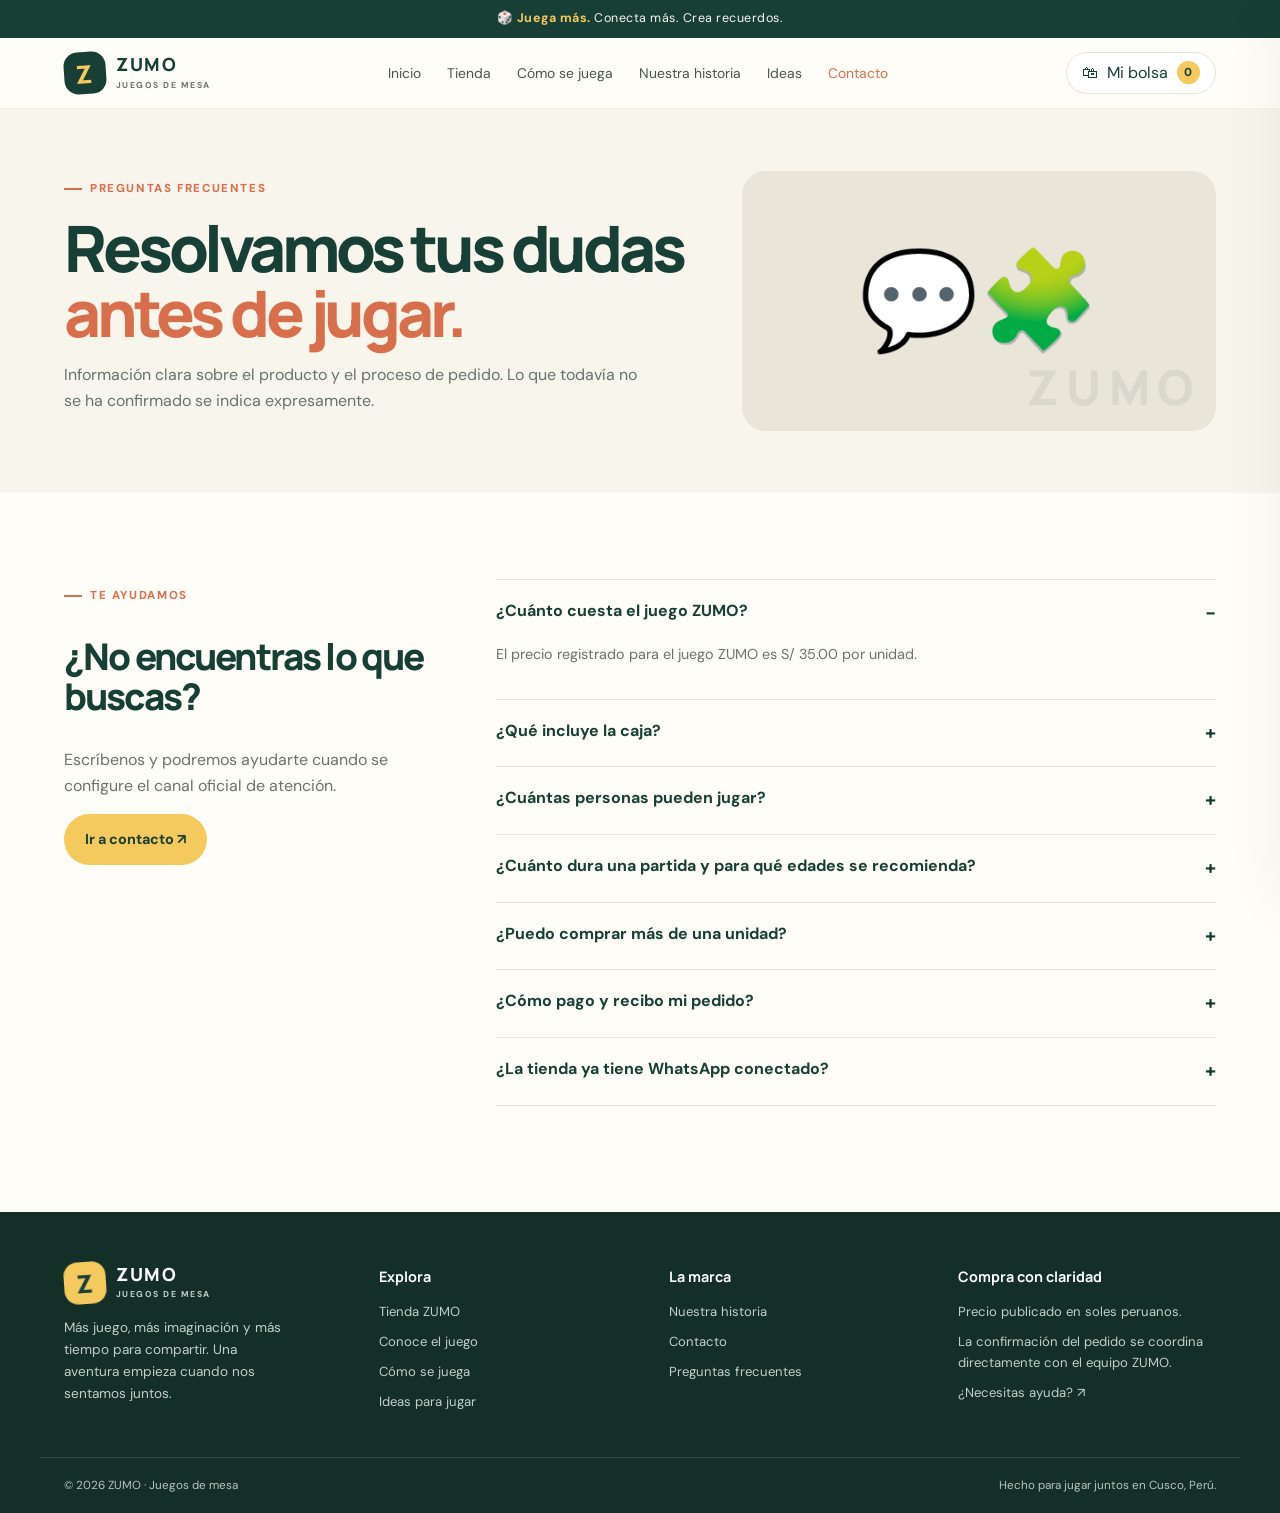
<file: preguntas-frecuentes/index.html>
<!doctype html><html lang="es"><head><meta charset="utf-8"><meta name="viewport" content="width=device-width, initial-scale=1"><meta name="description" content="Respuestas sobre precio, contenido del juego, pedidos y atención de la tienda ZUMO."><meta name="theme-color" content="#183f35"><meta property="og:title" content="Preguntas frecuentes | ZUMO"><meta property="og:description" content="Respuestas sobre precio, contenido del juego, pedidos y atención de la tienda ZUMO."><title>Preguntas frecuentes | ZUMO</title><link rel="icon" href="../assets/favicon.svg" type="image/svg+xml"><style>@import url('https://fonts.googleapis.com/css2?family=DM+Sans:wght@400;500;600;700&family=Manrope:wght@400;500;600;700;800&display=swap');
:root{--forest:#183f35;--forest2:#245347;--cream:#f8f5ed;--paper:#fffdf8;--yellow:#f4c95d;--terra:#d86f4c;--ink:#1d2925;--muted:#68736c;--line:#e7e3d9;--shadow:0 18px 50px #1d292512;--radius:24px}*{box-sizing:border-box}html{scroll-behavior:smooth}body{margin:0;background:var(--paper);color:var(--ink);font-family:'DM Sans',sans-serif;line-height:1.6}body.locked{overflow:hidden}a{color:inherit;text-decoration:none}button,input,textarea,select{font:inherit}button,a,select{ -webkit-tap-highlight-color:transparent}button{cursor:pointer}.announcement{background:var(--forest);color:#f8f5ed;text-align:center;font-size:.78rem;letter-spacing:.04em;padding:9px 18px}.announcement b{color:var(--yellow)}.site-header{position:sticky;top:0;z-index:20;background:#fffdf8ed;backdrop-filter:blur(16px);border-bottom:1px solid #e7e3d980}.nav-wrap{max-width:1200px;margin:auto;padding:14px 24px;display:flex;align-items:center;gap:28px}.brand{display:inline-flex;align-items:center;gap:10px;font:800 1.13rem Manrope,sans-serif;letter-spacing:.09em;line-height:1;color:var(--forest);flex-shrink:0}.brand-mark{width:42px;height:42px;border-radius:14px;background:var(--forest);color:var(--yellow);display:grid;place-items:center;font:800 1.55rem Manrope,sans-serif;transform:rotate(-4deg)}.brand small{display:block;font:700 .54rem 'DM Sans',sans-serif;letter-spacing:.17em;margin-top:5px;color:var(--muted)}.nav-links{display:flex;align-items:center;justify-content:center;gap:26px;margin:auto;font-size:.87rem;color:#47554d}.nav-links a{transition:color .2s}.nav-links a:hover,.nav-links a.active{color:var(--terra)}.nav-actions{display:flex;align-items:center;gap:10px}.icon-button,.cart-button,.menu-toggle{border:1px solid var(--line);background:white;border-radius:999px;min-height:42px;padding:0 15px;color:var(--forest);display:flex;align-items:center;gap:9px}.cart-count{display:grid;place-items:center;background:var(--yellow);color:var(--forest);font-size:.72rem;font-weight:800;border-radius:50%;width:23px;height:23px}.menu-toggle{display:none;font-size:1.2rem;padding:0;width:42px;justify-content:center}.btn{display:inline-flex;align-items:center;justify-content:center;gap:12px;border:0;border-radius:999px;padding:14px 21px;font-weight:700;font-size:.9rem;transition:transform .2s,box-shadow .2s,background .2s}.btn:hover{transform:translateY(-2px);box-shadow:0 10px 22px #183f3520}.btn-primary{background:var(--yellow);color:var(--forest)}.btn-dark{background:var(--forest);color:white}.btn-light{background:white;color:var(--forest);border:1px solid var(--line)}.text-link{font-weight:700;color:var(--forest);font-size:.9rem}.text-link span{color:var(--terra);margin-left:5px}.page-wrap{max-width:1200px;margin:auto;padding:0 24px}.eyebrow{font-size:.72rem;font-weight:800;letter-spacing:.14em;color:var(--terra);text-transform:uppercase;display:inline-flex;align-items:center;gap:8px}.eyebrow:before{content:'';width:18px;height:2px;background:currentColor}.hero{background:var(--cream);overflow:hidden}.hero-inner{max-width:1200px;margin:auto;min-height:570px;padding:70px 24px 64px;display:grid;grid-template-columns:1fr 1fr;align-items:center;gap:55px}.hero h1,.page-hero h1{font:800 clamp(2.8rem,5.3vw,5rem)/1.03 Manrope,sans-serif;letter-spacing:-.065em;color:var(--forest);margin:22px 0}.hero h1 em,.section-title em,.page-hero h1 em{font-style:normal;color:var(--terra)}.hero-copy>p{max-width:510px;color:#647168;font-size:1.08rem;line-height:1.8}.hero-actions{display:flex;align-items:center;gap:22px;flex-wrap:wrap;margin-top:30px}.hero-proof{display:flex;align-items:center;gap:13px;margin-top:35px;color:var(--muted);font-size:.82rem}.proof-icons{display:flex}.proof-icons span{width:30px;height:30px;border:2px solid var(--cream);margin-left:-5px;border-radius:50%;display:grid;place-items:center;background:var(--yellow);color:var(--forest)}.proof-icons span:first-child{margin-left:0;background:#dbe8d4}.hero-art{position:relative;min-height:420px;display:grid;place-items:center}.hero-orbit{position:absolute;width:min(100%,440px);aspect-ratio:1;border-radius:50%;background:#e9dfc9;right:2%;top:0}.hero-orbit:before,.hero-orbit:after{content:'';position:absolute;border:1px dashed #c9bca0;border-radius:50%;inset:23px}.hero-orbit:after{inset:54px}.image-frame{position:relative;z-index:1;width:min(100%,430px);aspect-ratio:4/4.2;border-radius:32px;overflow:hidden;background:linear-gradient(145deg,#d6dfc7,#f3dca1);box-shadow:var(--shadow);display:grid;place-items:center}.image-frame img,.product-image img,.feature-image img,.article-image img{width:100%;height:100%;object-fit:cover;display:block}.image-placeholder{position:absolute;inset:0;display:flex;flex-direction:column;align-items:center;justify-content:center;text-align:center;padding:24px;background:radial-gradient(circle at 20% 20%,#fff8 0 2px,transparent 3px),linear-gradient(145deg,#dce5d1,#f2d9a1);color:var(--forest)}.image-placeholder .placeholder-icon{font-size:4.5rem;filter:drop-shadow(0 10px 8px #183f3520)}.image-placeholder strong{font:800 1.7rem Manrope,sans-serif;letter-spacing:.08em}.image-placeholder small{font-size:.75rem;max-width:210px;margin-top:5px;color:#52655a}.float-label{position:absolute;z-index:2;border-radius:16px;background:white;padding:13px 16px;box-shadow:var(--shadow);font-size:.8rem;font-weight:700;color:var(--forest)}.float-label small{display:block;font-size:.67rem;color:var(--muted);font-weight:500}.float-one{top:12%;left:-3%;transform:rotate(-5deg)}.float-two{bottom:9%;right:-1%;transform:rotate(4deg)}.section{padding:86px 0}.section-heading{display:flex;align-items:end;justify-content:space-between;gap:30px;margin-bottom:32px}.section-heading p{max-width:380px;color:var(--muted);margin:0}.section-title{font:800 clamp(2.1rem,4vw,3.5rem)/1.08 Manrope,sans-serif;letter-spacing:-.055em;color:var(--forest);margin:12px 0 0}.benefits{background:var(--forest);color:white}.benefit-grid{max-width:1200px;margin:auto;padding:25px 24px;display:grid;grid-template-columns:repeat(3,1fr);gap:24px}.benefit{display:flex;align-items:flex-start;gap:15px;padding:12px 16px}.benefit-number{font:800 .8rem Manrope;color:var(--yellow);border:1px solid #ffffff42;border-radius:12px;width:42px;height:42px;display:grid;place-items:center;flex-shrink:0}.benefit strong{display:block;font:700 1rem Manrope;margin-bottom:3px}.benefit p{font-size:.82rem;color:#d0ddd5;margin:0}.product-grid{display:grid;grid-template-columns:repeat(3,1fr);gap:22px}.product-card{border:1px solid var(--line);border-radius:var(--radius);overflow:hidden;background:white;transition:transform .25s,box-shadow .25s}.product-card:hover{transform:translateY(-5px);box-shadow:var(--shadow)}.product-image{position:relative;aspect-ratio:1.18;background:#e9e5d9;overflow:hidden;display:grid;place-items:center}.product-image .image-placeholder{background:linear-gradient(140deg,#e0e7d7,#f2dfb3)}.product-image .image-placeholder .placeholder-icon{font-size:3.5rem}.product-image .image-placeholder strong{font-size:1.25rem}.product-badge{position:absolute;top:14px;left:14px;border-radius:999px;background:var(--yellow);color:var(--forest);font-size:.66rem;font-weight:800;letter-spacing:.06em;padding:7px 11px}.product-card-body{padding:20px}.product-card-body h3{font:800 1.14rem/1.3 Manrope;color:var(--forest);margin:8px 0}.product-card-body p{font-size:.86rem;color:var(--muted);margin:0 0 17px}.product-card-bottom{display:flex;align-items:center;justify-content:space-between;gap:12px}.price{font:800 1.2rem Manrope;color:var(--forest)}.price small{display:block;font:500 .7rem 'DM Sans';color:var(--muted)}.round-arrow{width:42px;height:42px;border:0;border-radius:50%;background:var(--forest);color:white;font-size:1.1rem;display:grid;place-items:center}.empty-state{grid-column:1/-1;padding:30px;border:1px dashed var(--line);border-radius:18px;color:var(--muted)}.story-band{background:#f4e7c7;border-radius:30px;padding:45px;display:grid;grid-template-columns:.8fr 1.2fr;align-items:center;gap:35px}.story-art{min-height:240px;border-radius:22px;background:linear-gradient(140deg,#d6e2cd,#edc987);display:grid;place-items:center;font-size:6rem;position:relative;overflow:hidden}.story-art:before,.story-art:after{content:'✦';position:absolute;color:#fff8;font-size:4rem}.story-art:before{top:10px;left:25px}.story-art:after{bottom:10px;right:25px}.story-band h2{font:800 clamp(2rem,3vw,3rem)/1.08 Manrope;letter-spacing:-.05em;color:var(--forest);margin:12px 0}.story-band p{color:#59665e;max-width:530px}.steps-grid{display:grid;grid-template-columns:repeat(3,1fr);gap:18px}.step-card{border:1px solid var(--line);border-radius:20px;padding:25px;background:white}.step-icon{font-size:2rem;display:block;margin-bottom:20px}.step-card .step-number{font:800 .72rem Manrope;color:var(--terra);letter-spacing:.1em}.step-card h3{font:800 1.15rem Manrope;color:var(--forest);margin:6px 0}.step-card p{font-size:.88rem;color:var(--muted);margin:0}.cta-band{background:var(--forest);color:white;border-radius:30px;padding:48px;display:flex;align-items:center;justify-content:space-between;gap:30px}.cta-band h2{font:800 clamp(2rem,3.5vw,3rem)/1.08 Manrope;letter-spacing:-.05em;margin:10px 0}.cta-band p{color:#d0ddd5;margin:0}.cta-band .eyebrow{color:var(--yellow)}.footer{background:#142f28;color:white;margin-top:20px}.footer-main{max-width:1200px;margin:auto;padding:50px 24px 36px;display:grid;grid-template-columns:1.1fr 1fr 1fr 1fr;gap:32px}.brand-footer{color:white}.brand-footer .brand-mark{background:var(--yellow);color:var(--forest)}.brand-footer small{color:#c1d0c7}.footer-intro p{color:#c1d0c7;font-size:.85rem;max-width:230px}.footer-col h4{font:700 .9rem Manrope;margin:5px 0 15px}.footer-col a,.footer-col p{display:block;color:#c1d0c7;font-size:.82rem;margin:9px 0}.footer-col a:hover{color:var(--yellow)}.footer-bottom{border-top:1px solid #ffffff20;max-width:1200px;margin:auto;padding:18px 24px;display:flex;justify-content:space-between;gap:18px;color:#b6c5bc;font-size:.73rem}.page-hero{background:var(--cream);padding:62px 0}.page-hero-inner{max-width:1200px;margin:auto;padding:0 24px;display:grid;grid-template-columns:1fr .75fr;align-items:center;gap:45px}.page-hero h1{font-size:clamp(2.6rem,5vw,4.4rem);margin:16px 0}.page-hero p{max-width:590px;color:var(--muted);font-size:1rem}.page-hero-art{min-height:250px;border-radius:25px;background:linear-gradient(140deg,#d8e4d1,#f1d79d);display:grid;place-items:center;font-size:6rem;position:relative;overflow:hidden}.page-hero-art:after{content:'ZUMO';position:absolute;font:800 3rem Manrope;color:#183f3512;letter-spacing:.15em;bottom:12px;right:16px}.breadcrumbs{font-size:.78rem;color:var(--muted);padding:20px 0}.breadcrumbs a{color:var(--forest);font-weight:700}.catalog-tools{display:flex;align-items:center;justify-content:space-between;gap:15px;flex-wrap:wrap;margin-bottom:24px}.search-field{display:flex;align-items:center;gap:10px;border:1px solid var(--line);border-radius:999px;background:white;padding:0 16px;min-height:48px;flex:1;max-width:430px}.search-field input{border:0;outline:0;background:transparent;width:100%;min-width:0}.filter-pills{display:flex;gap:8px;flex-wrap:wrap}.filter-pills button{border:1px solid var(--line);background:white;border-radius:999px;padding:10px 15px;font-size:.8rem;color:var(--muted)}.filter-pills button.active{background:var(--forest);color:white;border-color:var(--forest)}.catalog-count{font-size:.8rem;color:var(--muted);margin-bottom:16px}.product-detail{display:grid;grid-template-columns:1fr 1fr;gap:60px;align-items:start;padding:45px 0 85px}.detail-gallery{position:sticky;top:100px}.detail-main-image{position:relative;aspect-ratio:1/1.02;border-radius:28px;overflow:hidden;background:#e8e5d8;display:grid;place-items:center}.detail-main-image .image-placeholder .placeholder-icon{font-size:6rem}.detail-thumbs{display:grid;grid-template-columns:repeat(3,1fr);gap:12px;margin-top:12px}.detail-thumb{aspect-ratio:1.25;border:1px solid var(--line);border-radius:14px;overflow:hidden;background:#f0ebdd;display:grid;place-items:center;font-size:1.8rem;color:var(--forest)}.detail-info{padding-top:15px}.detail-info h1{font:800 clamp(2.2rem,4vw,3.5rem)/1.08 Manrope;letter-spacing:-.06em;color:var(--forest);margin:14px 0}.detail-info .lead{font-size:1rem;color:var(--muted);line-height:1.8}.detail-price{font:800 1.8rem Manrope;color:var(--forest);margin:24px 0 4px}.detail-price small{font:500 .78rem 'DM Sans';color:var(--muted);display:block}.stock-note{display:flex;align-items:center;gap:8px;color:#3f7957;font-size:.8rem;margin:12px 0 24px}.stock-dot{width:8px;height:8px;border-radius:50%;background:#4d9c6c}.quantity-row{display:flex;gap:12px;align-items:center;margin:22px 0}.quantity{display:flex;align-items:center;border:1px solid var(--line);border-radius:999px;overflow:hidden;height:48px}.quantity button{width:42px;height:48px;border:0;background:white;color:var(--forest);font-size:1.15rem}.quantity span{width:25px;text-align:center;font-weight:700}.quantity-row .btn{flex:1}.detail-points{list-style:none;padding:0;margin:26px 0;border-top:1px solid var(--line)}.detail-points li{padding:12px 0;border-bottom:1px solid var(--line);font-size:.88rem;color:#48574e}.detail-points li span{color:var(--terra);font-weight:800;margin-right:10px}.fine-print{font-size:.75rem;color:var(--muted)}.accordion{border-top:1px solid var(--line)}.accordion details{border-bottom:1px solid var(--line);padding:18px 0}.accordion summary{font-weight:700;color:var(--forest);cursor:pointer;list-style:none;display:flex;justify-content:space-between;gap:20px}.accordion summary:after{content:'+';font-size:1.2rem}.accordion details[open] summary:after{content:'−'}.accordion details p{font-size:.9rem;color:var(--muted);max-width:800px}.content-narrow{max-width:850px;margin:auto}.content-narrow h2{font:800 1.6rem Manrope;color:var(--forest);margin:34px 0 10px}.content-narrow p,.content-narrow li{color:#58655d}.contact-grid{display:grid;grid-template-columns:.8fr 1.2fr;gap:40px}.contact-card{background:var(--forest);color:white;border-radius:24px;padding:30px}.contact-card h2{font:800 1.8rem Manrope;margin:0 0 12px}.contact-card p{color:#d0ddd5;font-size:.9rem}.contact-method{border-top:1px solid #ffffff2b;padding:16px 0}.contact-method strong{display:block;color:var(--yellow);font-size:.8rem}.contact-method span{font-size:.9rem}.form-card{border:1px solid var(--line);border-radius:24px;padding:30px;background:white}.form-card h2{font:800 1.7rem Manrope;color:var(--forest);margin:0 0 5px}.form-card>p{color:var(--muted);font-size:.87rem;margin-top:0}.form-grid{display:grid;grid-template-columns:1fr 1fr;gap:16px}.field{display:flex;flex-direction:column;gap:7px;margin:10px 0}.field.full{grid-column:1/-1}.field label{font-size:.8rem;font-weight:700;color:var(--forest)}.field input,.field textarea,.field select{border:1px solid var(--line);border-radius:12px;padding:13px 14px;outline:0;background:#fffdf9;width:100%}.field input:focus,.field textarea:focus{border-color:var(--forest)}.field textarea{min-height:130px;resize:vertical}.notice{background:#f5edda;color:#675b3f;border-radius:12px;padding:14px;font-size:.8rem;margin:15px 0}.about-values{display:grid;grid-template-columns:repeat(3,1fr);gap:18px}.value-card{padding:25px;border:1px solid var(--line);border-radius:20px}.value-card span{font-size:2rem}.value-card h3{font:800 1.05rem Manrope;color:var(--forest)}.value-card p{font-size:.86rem;color:var(--muted)}.blog-grid{display:grid;grid-template-columns:repeat(3,1fr);gap:20px}.article-card{border:1px solid var(--line);border-radius:20px;overflow:hidden;background:white}.article-image{height:180px;background:linear-gradient(135deg,#dce5d1,#f1d79d);display:grid;place-items:center;font-size:3.5rem}.article-body{padding:20px}.article-tag{font-size:.68rem;text-transform:uppercase;letter-spacing:.1em;color:var(--terra);font-weight:800}.article-body h3{font:800 1.15rem/1.3 Manrope;color:var(--forest);margin:10px 0}.article-body p{font-size:.85rem;color:var(--muted)}.article-body a{font-size:.82rem;font-weight:800;color:var(--forest)}.cart-backdrop{position:fixed;inset:0;background:#10261fcc;z-index:50;opacity:0;pointer-events:none;transition:opacity .25s}.cart-backdrop.open{opacity:1;pointer-events:auto}.cart-drawer{position:fixed;right:0;top:0;height:100dvh;width:min(440px,100%);background:var(--paper);z-index:51;transform:translateX(105%);transition:transform .3s;display:flex;flex-direction:column;padding:25px;box-shadow:-20px 0 60px #0001}.cart-drawer.open{transform:translateX(0)}.drawer-head{display:flex;align-items:center;justify-content:space-between;border-bottom:1px solid var(--line);padding-bottom:20px}.drawer-head h3{font:800 1.6rem Manrope;color:var(--forest);margin:6px 0 0}.close-button{width:40px;height:40px;border:1px solid var(--line);border-radius:50%;background:white;font-size:1.5rem}.cart-items{overflow:auto;flex:1;padding:15px 0}.empty-cart{text-align:center;padding:50px 10px;color:var(--muted)}.cart-line{display:grid;grid-template-columns:64px 1fr auto;gap:13px;padding:14px 0;border-bottom:1px solid var(--line);align-items:center}.cart-line-art{width:64px;height:64px;border-radius:13px;background:#e0e7d7;display:grid;place-items:center;font-size:1.8rem}.cart-line strong{display:block;color:var(--forest);font-size:.86rem}.cart-line small{color:var(--muted)}.remove-line{border:0;background:none;color:var(--terra);font-size:.75rem;padding:5px 0}.drawer-bottom{border-top:1px solid var(--line);padding-top:20px}.total-line{display:flex;justify-content:space-between;font-size:.9rem;margin-bottom:15px}.total-line strong{font:800 1.3rem Manrope;color:var(--forest)}.checkout{width:100%}.drawer-bottom>small{display:block;text-align:center;color:var(--muted);font-size:.72rem;margin-top:10px}#toast{position:fixed;left:50%;bottom:24px;transform:translate(-50%,20px);opacity:0;pointer-events:none;background:var(--forest);color:white;border-radius:999px;padding:13px 20px;z-index:70;box-shadow:var(--shadow);font-size:.84rem;transition:.25s;max-width:calc(100% - 30px);text-align:center}#toast.show{opacity:1;transform:translate(-50%,0)}.mobile-menu{display:none}.no-results{padding:30px;text-align:center;color:var(--muted)}.faq-layout{display:grid;grid-template-columns:.7fr 1.3fr;gap:45px}.faq-intro{position:sticky;top:110px;align-self:start}.faq-intro h2{font:800 2.3rem/1.1 Manrope;letter-spacing:-.05em;color:var(--forest)}.faq-intro p{color:var(--muted)}
@media(max-width:900px){.nav-wrap{gap:14px}.nav-links{gap:15px}.nav-links a{font-size:.8rem}.hero-inner{gap:25px}.hero-art{min-height:360px}.benefit-grid{gap:8px}.product-grid,.blog-grid{grid-template-columns:repeat(2,1fr)}.footer-main{grid-template-columns:repeat(2,1fr)}.product-detail{gap:32px}.contact-grid{gap:20px}.page-hero-inner{gap:25px}}
@media(max-width:700px){.announcement{font-size:.69rem}.nav-wrap{padding:11px 16px}.brand-mark{width:38px;height:38px}.menu-toggle{display:flex;order:3}.nav-actions{margin-left:auto}.nav-actions .cart-label{display:none}.nav-links{display:none;position:absolute;top:100%;left:0;right:0;background:var(--paper);padding:12px 20px 22px;border-bottom:1px solid var(--line);box-shadow:0 15px 25px #183f3510;flex-direction:column;align-items:stretch;gap:0}.nav-links.open{display:flex}.nav-links a{padding:13px 3px;border-bottom:1px solid var(--line);font-size:.92rem}.hero-inner{grid-template-columns:1fr;padding:48px 20px 40px;gap:22px}.hero h1{font-size:clamp(2.75rem,13vw,4.1rem)}.hero-copy>p{font-size:.97rem}.hero-art{min-height:340px}.hero-orbit{width:320px;right:4%;top:8px}.image-frame{width:min(82%,330px);aspect-ratio:1/1.05}.float-one{left:0;top:10%}.float-two{right:0;bottom:8%}.page-wrap{padding:0 18px}.section{padding:58px 0}.section-heading{align-items:flex-start;flex-direction:column;gap:12px}.benefit-grid{grid-template-columns:1fr;padding:18px}.benefit{padding:10px}.product-grid,.blog-grid{grid-template-columns:1fr}.product-image{aspect-ratio:1.25}.story-band{grid-template-columns:1fr;padding:22px}.story-art{min-height:180px;font-size:4.5rem}.steps-grid{grid-template-columns:1fr}.cta-band{padding:30px 24px;align-items:flex-start;flex-direction:column}.footer-main{grid-template-columns:1fr 1fr;padding:38px 20px 28px;gap:25px}.footer-intro{grid-column:1/-1}.footer-bottom{padding:16px 20px;flex-direction:column;gap:5px}.page-hero{padding:42px 0}.page-hero-inner{grid-template-columns:1fr;padding:0 20px}.page-hero h1{font-size:clamp(2.5rem,12vw,3.7rem)}.page-hero-art{min-height:180px;font-size:4.5rem}.catalog-tools{align-items:stretch;flex-direction:column}.search-field{max-width:none}.filter-pills{flex-wrap:nowrap;overflow-x:auto;padding-bottom:4px}.filter-pills button{white-space:nowrap}.product-detail{grid-template-columns:1fr;padding:20px 0 60px;gap:25px}.detail-gallery{position:static}.detail-main-image{aspect-ratio:1.1}.detail-info{padding:0}.detail-info h1{font-size:2.45rem}.detail-thumbs{grid-template-columns:repeat(3,1fr)}.contact-grid,.faq-layout{grid-template-columns:1fr}.contact-card,.form-card{padding:23px}.form-grid{grid-template-columns:1fr}.field.full{grid-column:auto}.about-values{grid-template-columns:1fr}.faq-intro{position:static}.faq-intro h2{font-size:2rem}.cart-drawer{padding:20px}.brand small{font-size:.48rem}}
@media(prefers-reduced-motion:reduce){html{scroll-behavior:auto}*,*:before,*:after{transition:none!important;animation:none!important}}

/* Imágenes oficiales entregadas para ZUMO */
.image-frame:has(img[src]), .product-image:has(img[src]), .detail-main-image:has(img[src]) { background:#e9e5d9; }
.image-frame img, .product-image img, .detail-main-image img { position:relative; z-index:1; }
.image-frame .image-placeholder, .product-image .image-placeholder, .detail-main-image .image-placeholder { display:none; }
.detail-thumb { background-size:cover; background-position:center; }

/* Dedicated generated photography for inner pages and mobile */
.page-hero-art{overflow:hidden;border-radius:24px;background:#e9e5d9;min-height:260px}.page-hero-art img{display:block;width:100%;height:100%;min-height:260px;object-fit:cover;border-radius:24px}.article-image img{display:block;width:100%;height:100%;object-fit:cover}.hero{background-image:linear-gradient(90deg,rgba(19,51,37,.92),rgba(19,51,37,.55) 48%,rgba(19,51,37,.06)),url("../assets/img/zumo-hero.webp");background-position:center;background-size:cover}.hero-art{background-image:url("../assets/img/zumo-producto-movil.webp");background-size:cover;background-position:center}

/* Catalogo ampliado: conceptos de futuras colecciones, claramente diferenciados */
.concept-card{background:#fbfaf5;border-style:dashed;border-color:#d9d2c2}
.concept-card .product-image img{filter:saturate(.82)}
.concept-badge{background:#e8e1d0!important;color:#5c614b!important}
.concept-note{margin-top:14px;padding-top:11px;border-top:1px solid #e4ddcf;color:#7b684a;font-size:.78rem;font-weight:700}
</style></head><body><div class="announcement">🎲 <b>Juega más.</b> Conecta más. Crea recuerdos.</div><header class="site-header"><div class="nav-wrap"><a class="brand" href="../index.html" aria-label="ZUMO, inicio"><span class="brand-mark">Z</span><span>ZUMO<small>JUEGOS DE MESA</small></span></a><nav class="nav-links" id="navLinks" aria-label="Navegación principal"><a class="" href="../index.html">Inicio</a><a class="" href="../tienda/index.html">Tienda</a><a class="" href="../como-jugar/index.html">Cómo se juega</a><a class="" href="../nosotros/index.html">Nuestra historia</a><a class="" href="../blog/index.html">Ideas</a><a class="active" href="../contacto/index.html">Contacto</a></nav><div class="nav-actions"><button class="cart-button" id="openCart" aria-label="Abrir bolsa de compras">🛍 <span class="cart-label">Mi bolsa</span><span class="cart-count" data-cart-count>0</span></button><button class="menu-toggle" id="menuToggle" aria-label="Abrir menú" aria-expanded="false">☰</button></div></div></header><main><section class="page-hero"><div class="page-hero-inner"><div><span class="eyebrow">PREGUNTAS FRECUENTES</span><h1>Resolvamos tus dudas <em>antes de jugar.</em></h1><p>Información clara sobre el producto y el proceso de pedido. Lo que todavía no se ha confirmado se indica expresamente.</p></div><div class="page-hero-art">💬🧩</div></div></section><section class="section"><div class="page-wrap"><div class="faq-layout"><div class="faq-intro"><span class="eyebrow">TE AYUDAMOS</span><h2>¿No encuentras lo que buscas?</h2><p>Escríbenos y podremos ayudarte cuando se configure el canal oficial de atención.</p><a class="btn btn-primary" href="../contacto/index.html">Ir a contacto ↗</a></div><div class="accordion"><details open><summary>¿Cuánto cuesta el juego ZUMO?</summary><p>El precio registrado para el juego ZUMO es S/ 35.00 por unidad.</p></details><details><summary>¿Qué incluye la caja?</summary><p>La lista exacta de componentes debe confirmarse con la edición final del producto. No publicamos una lista no verificada.</p></details><details><summary>¿Cuántas personas pueden jugar?</summary><p>El número de jugadores aún debe confirmarse con el reglamento oficial.</p></details><details><summary>¿Cuánto dura una partida y para qué edades se recomienda?</summary><p>La duración y edad recomendada se añadirán una vez verificadas con las instrucciones oficiales del producto.</p></details><details><summary>¿Puedo comprar más de una unidad?</summary><p>Sí, puedes ajustar la cantidad en la ficha de producto y agregarla a la bolsa. La disponibilidad final se confirma con el vendedor.</p></details><details><summary>¿Cómo pago y recibo mi pedido?</summary><p>Por ahora, el pedido se coordina directamente con ZUMO. Puedes consultar disponibilidad de pago por Yape, Plin o transferencia; los datos de pago se compartirán solo al confirmar el pedido. No realices pagos a cuentas que no hayan sido verificadas con el vendedor. El costo, cobertura y plazo de entrega se cotizan antes de confirmar la compra según tu distrito. No se cobra automáticamente desde esta web.</p></details><details><summary>¿La tienda ya tiene WhatsApp conectado?</summary><p>El número que recibimos tiene 8 dígitos (93803934), por lo que falta confirmar el número completo para activar el enlace de pedidos de WhatsApp.</p></details></div></div></div></section></main><footer class="footer"><div class="footer-main"><div class="footer-intro"><a class="brand brand-footer" href="../index.html"><span class="brand-mark">Z</span><span>ZUMO<small>JUEGOS DE MESA</small></span></a><p>Más juego, más imaginación y más tiempo para compartir. Una aventura empieza cuando nos sentamos juntos.</p></div><div class="footer-col"><h4>Explora</h4><a href="../tienda/index.html">Tienda ZUMO</a><a href="../producto/zumo/index.html">Conoce el juego</a><a href="../como-jugar/index.html">Cómo se juega</a><a href="../blog/index.html">Ideas para jugar</a></div><div class="footer-col"><h4>La marca</h4><a href="../nosotros/index.html">Nuestra historia</a><a href="../contacto/index.html">Contacto</a><a href="../preguntas-frecuentes/index.html">Preguntas frecuentes</a></div><div class="footer-col"><h4>Compra con claridad</h4><p>Precio publicado en soles peruanos.</p><p>La confirmación del pedido se coordina directamente con el equipo ZUMO.</p><a href="../contacto/index.html">¿Necesitas ayuda? ↗</a></div></div><div class="footer-bottom"><span>© 2026 ZUMO · Juegos de mesa</span><span>Hecho para jugar juntos en Cusco, Perú.</span></div></footer><div class="cart-backdrop" id="cartBackdrop"></div><aside class="cart-drawer" id="cartDrawer" aria-label="Bolsa de compras" aria-hidden="true"><div class="drawer-head"><div><span class="eyebrow">TU SELECCIÓN</span><h3>Mi bolsa <span id="drawerCount">(0)</span></h3></div><button id="closeCart" class="close-button" aria-label="Cerrar bolsa">×</button></div><div id="cartItems" class="cart-items"><p class="empty-cart">Tu bolsa está esperando una aventura. 🎲</p></div><div class="drawer-bottom"><div class="total-line"><span>Total</span><strong id="cartTotal">S/ 0.00</strong></div><button class="btn btn-primary checkout" id="checkout">Continuar con mi pedido ↗</button><small>El pedido se confirmará con el vendedor.</small><p id="whatsappNotice" class="fine-print" hidden>Configura el WhatsApp oficial en assets/config.js para recibir pedidos.</p></div></aside><div id="toast" role="status" aria-live="polite"></div><script>window.ZUMO_CONFIG = { BRAND: 'ZUMO', PRODUCT_NAME: 'ZUMO: Aventura y búsqueda del tesoro', PRICE: 35.00, CURRENCY: 'S/', WHATSAPP: '5193803934', EMAIL: '', STOCK: 50 };
</script><script>(()=>{'use strict';const C=window.ZUMO_CONFIG||{PRICE:35,CURRENCY:'S/',WHATSAPP:'',PRODUCT_NAME:'Juego ZUMO'};const $=(s,r=document)=>r.querySelector(s),$$=(s,r=document)=>[...r.querySelectorAll(s)];let cart=[];try{cart=JSON.parse(localStorage.getItem('zumoCart')||'[]')}catch(e){}let toastTimer;function toast(msg){const t=$('#toast');if(!t)return;t.textContent=msg;t.classList.add('show');clearTimeout(toastTimer);toastTimer=setTimeout(()=>t.classList.remove('show'),2800)}function save(){try{localStorage.setItem('zumoCart',JSON.stringify(cart))}catch(e){}renderCart()}function money(n){return `${C.CURRENCY} ${Number(n).toFixed(2)}`}function count(){return cart.reduce((s,i)=>s+i.qty,0)}function renderCart(){const n=count();$$('[data-cart-count]').forEach(e=>e.textContent=n);const drawerCount=$('#drawerCount');if(drawerCount)drawerCount.textContent=`(${n})`;const items=$('#cartItems');if(items){if(!cart.length)items.innerHTML='<p class="empty-cart">Tu bolsa está esperando una aventura. 🎲</p>';else items.innerHTML=cart.map(i=>`<div class="cart-line"><div class="cart-line-art">🎲</div><div><strong>${i.name}</strong><small>${money(i.price)} · Cantidad: ${i.qty}</small><br><button class="remove-line" data-remove="${i.id}">Quitar</button></div><b>${money(i.price*i.qty)}</b></div>`).join('')}const total=$('#cartTotal');if(total)total.textContent=money(cart.reduce((s,i)=>s+i.price*i.qty,0));const checkout=$('#checkout');if(checkout)checkout.disabled=!cart.length;}
function openCart(){const d=$('#cartDrawer'),b=$('#cartBackdrop');if(!d||!b)return;d.classList.add('open');b.classList.add('open');d.setAttribute('aria-hidden','false');document.body.classList.add('locked');$('#closeCart')?.focus()}function closeCart(){const d=$('#cartDrawer'),b=$('#cartBackdrop');d?.classList.remove('open');b?.classList.remove('open');d?.setAttribute('aria-hidden','true');document.body.classList.remove('locked')}function add(qty=1){cart.push;let item=cart.find(i=>i.id==='zumo');if(item)item.qty+=qty;else cart.push({id:'zumo',name:C.PRODUCT_NAME||'Juego ZUMO',price:Number(C.PRICE)||35,qty});save();toast('¡ZUMO se agregó a tu bolsa!');}function checkout(){if(!cart.length){toast('Agrega el juego a tu bolsa primero.');return}const total=cart.reduce((s,i)=>s+i.price*i.qty,0);const lines=cart.map(i=>`• ${i.name} x${i.qty}: ${money(i.price*i.qty)}`).join('\n');const message=`Hola, quiero hacer un pedido de ZUMO:\n${lines}\nTotal: ${money(total)}\n¿Me pueden indicar cómo continuar con la compra?`;const phone=(C.WHATSAPP||'').replace(/\D/g,'');if(phone){window.open(`https://wa.me/${phone}?text=${encodeURIComponent(message)}`,'_blank','noopener');}else{toast('La tienda está lista; falta configurar el WhatsApp oficial en assets/config.js.');const p=$('#whatsappNotice');if(p)p.hidden=false;}}function init(){renderCart();$('#openCart')?.addEventListener('click',openCart);$('#closeCart')?.addEventListener('click',closeCart);$('#cartBackdrop')?.addEventListener('click',closeCart);document.addEventListener('keydown',e=>{if(e.key==='Escape')closeCart()});$('#cartItems')?.addEventListener('click',e=>{const b=e.target.closest('[data-remove]');if(b){cart=cart.filter(i=>i.id!==b.dataset.remove);save()}});$('#checkout')?.addEventListener('click',checkout);$$('[data-add-cart]').forEach(b=>b.addEventListener('click',()=>{const q=$('#productQty');add(Math.max(1,Number(q?.textContent||b.dataset.qty||1)));openCart()}));$$('[data-buy-now]').forEach(b=>b.addEventListener('click',()=>{if(!cart.length)add(1);openCart()}));const q=$('#productQty');$('#qtyMinus')?.addEventListener('click',()=>{if(q)q.textContent=Math.max(1,Number(q.textContent)-1)});$('#qtyPlus')?.addEventListener('click',()=>{if(q)q.textContent=Math.min(10,Number(q.textContent)+1)});$('#menuToggle')?.addEventListener('click',()=>{const nav=$('#navLinks');const open=nav?.classList.toggle('open');$('#menuToggle')?.setAttribute('aria-expanded',String(!!open))});$$('#navLinks a').forEach(a=>a.addEventListener('click',()=>$('#navLinks')?.classList.remove('open')));const search=$('#catalogSearch');const filterButtons=$$('[data-filter]');function filter(){const term=(search?.value||'').toLocaleLowerCase('es');const selected=$('.filter-pills button.active')?.dataset.filter||'todos';let visible=0;$$('[data-product-card]').forEach(card=>{const text=(card.dataset.search||card.textContent).toLocaleLowerCase('es');const category=card.dataset.category||'juegos';const show=(text.includes(term))&&(selected==='todos'||selected===category);card.hidden=!show;if(show)visible++});const countEl=$('#resultsCount');if(countEl)countEl.textContent=`${visible} ${visible===1?'producto':'productos'}`;const no=$('#noResults');if(no)no.hidden=visible!==0}search?.addEventListener('input',filter);filterButtons.forEach(b=>b.addEventListener('click',()=>{filterButtons.forEach(x=>x.classList.remove('active'));b.classList.add('active');filter()}));$('#contactForm')?.addEventListener('submit',e=>{e.preventDefault();const form=e.currentTarget;const data=new FormData(form);const subject=encodeURIComponent('Consulta desde la web ZUMO: '+(data.get('subject')||'Consulta general'));const body=encodeURIComponent(`Nombre: ${data.get('name')}\nCorreo: ${data.get('email')}\nMotivo: ${data.get('subject')||'Consulta general'}\n\n${data.get('message')}`);if(C.EMAIL){location.href=`mailto:${C.EMAIL}?subject=${subject}&body=${body}`}else{const text=`Hola, ZUMO. Soy ${data.get('name')}. Mi correo: ${data.get('email')}. Consulta: ${data.get('message')}`;if(C.WHATSAPP){window.open(`https://wa.me/${C.WHATSAPP.replace(/\D/g,'')}?text=${encodeURIComponent(text)}`,'_blank','noopener')}else{toast('Formulario validado. Para enviar consultas, configura el WhatsApp o correo oficial en assets/config.js.');$('#contactNotice')?.removeAttribute('hidden')}}});}document.addEventListener('DOMContentLoaded',init)})();</script></body></html>
</file>
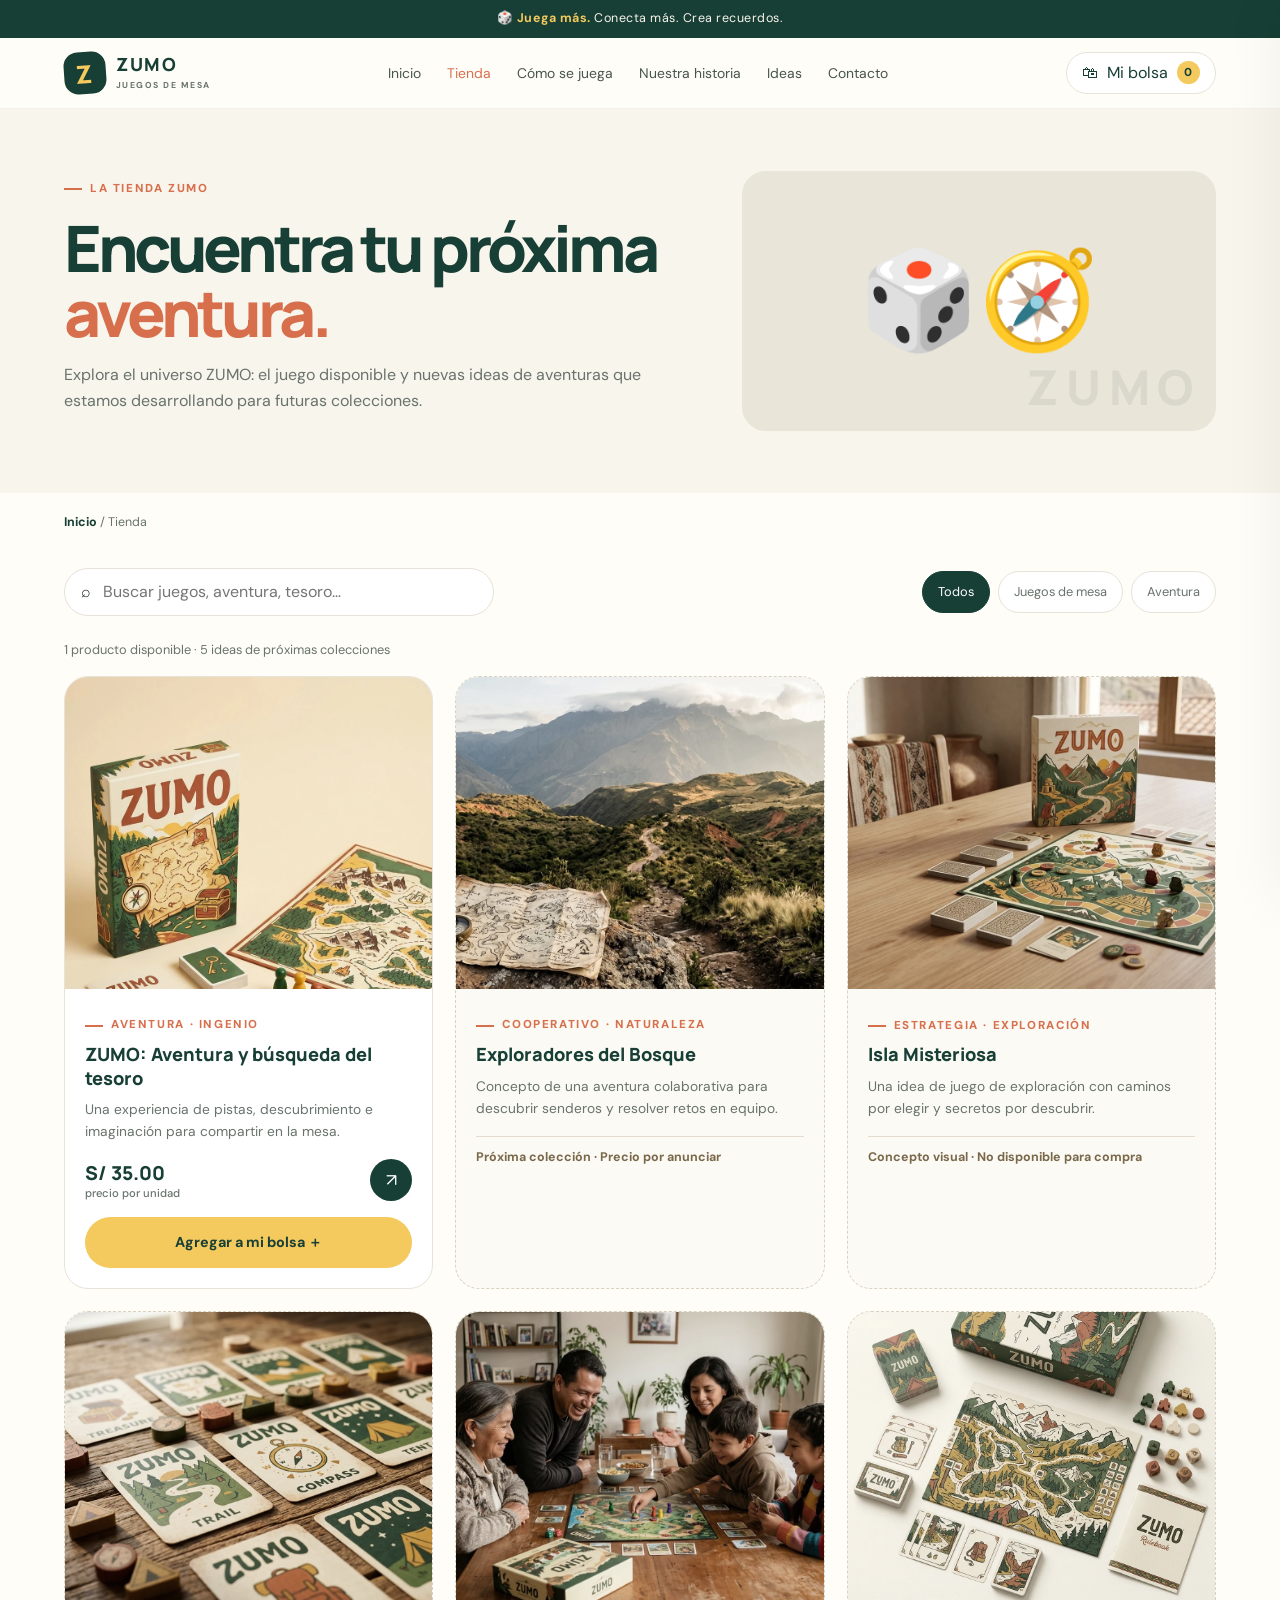
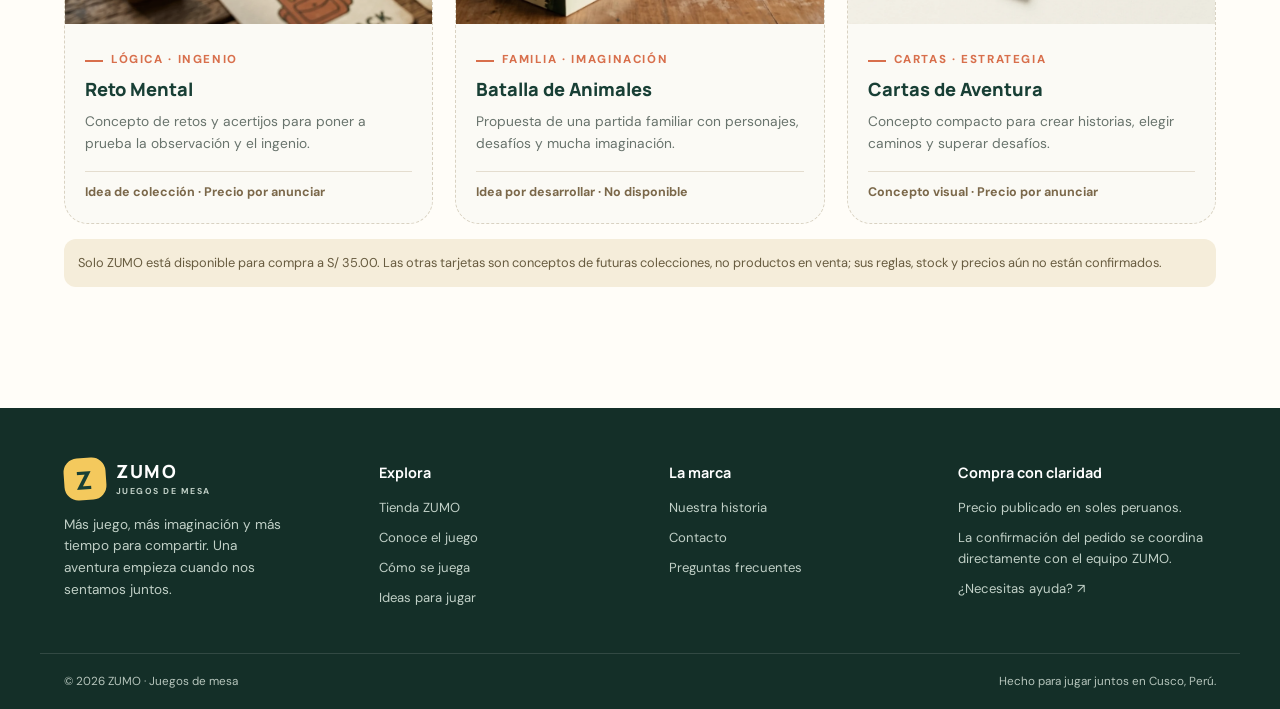
<file: tienda/index.html>
<!doctype html><html lang="es"><head><meta charset="utf-8"><meta name="viewport" content="width=device-width, initial-scale=1"><meta name="description" content="Explora el catálogo de ZUMO. Juego de aventura y búsqueda del tesoro por S/ 35.00."><meta name="theme-color" content="#183f35"><meta property="og:title" content="Tienda ZUMO | Catálogo de juegos de mesa"><meta property="og:description" content="Explora el catálogo de ZUMO. Juego de aventura y búsqueda del tesoro por S/ 35.00."><title>Tienda ZUMO | Catálogo de juegos de mesa</title><link rel="icon" href="../assets/favicon.svg" type="image/svg+xml"><style>@import url('https://fonts.googleapis.com/css2?family=DM+Sans:wght@400;500;600;700&family=Manrope:wght@400;500;600;700;800&display=swap');
:root{--forest:#183f35;--forest2:#245347;--cream:#f8f5ed;--paper:#fffdf8;--yellow:#f4c95d;--terra:#d86f4c;--ink:#1d2925;--muted:#68736c;--line:#e7e3d9;--shadow:0 18px 50px #1d292512;--radius:24px}*{box-sizing:border-box}html{scroll-behavior:smooth}body{margin:0;background:var(--paper);color:var(--ink);font-family:'DM Sans',sans-serif;line-height:1.6}body.locked{overflow:hidden}a{color:inherit;text-decoration:none}button,input,textarea,select{font:inherit}button,a,select{ -webkit-tap-highlight-color:transparent}button{cursor:pointer}.announcement{background:var(--forest);color:#f8f5ed;text-align:center;font-size:.78rem;letter-spacing:.04em;padding:9px 18px}.announcement b{color:var(--yellow)}.site-header{position:sticky;top:0;z-index:20;background:#fffdf8ed;backdrop-filter:blur(16px);border-bottom:1px solid #e7e3d980}.nav-wrap{max-width:1200px;margin:auto;padding:14px 24px;display:flex;align-items:center;gap:28px}.brand{display:inline-flex;align-items:center;gap:10px;font:800 1.13rem Manrope,sans-serif;letter-spacing:.09em;line-height:1;color:var(--forest);flex-shrink:0}.brand-mark{width:42px;height:42px;border-radius:14px;background:var(--forest);color:var(--yellow);display:grid;place-items:center;font:800 1.55rem Manrope,sans-serif;transform:rotate(-4deg)}.brand small{display:block;font:700 .54rem 'DM Sans',sans-serif;letter-spacing:.17em;margin-top:5px;color:var(--muted)}.nav-links{display:flex;align-items:center;justify-content:center;gap:26px;margin:auto;font-size:.87rem;color:#47554d}.nav-links a{transition:color .2s}.nav-links a:hover,.nav-links a.active{color:var(--terra)}.nav-actions{display:flex;align-items:center;gap:10px}.icon-button,.cart-button,.menu-toggle{border:1px solid var(--line);background:white;border-radius:999px;min-height:42px;padding:0 15px;color:var(--forest);display:flex;align-items:center;gap:9px}.cart-count{display:grid;place-items:center;background:var(--yellow);color:var(--forest);font-size:.72rem;font-weight:800;border-radius:50%;width:23px;height:23px}.menu-toggle{display:none;font-size:1.2rem;padding:0;width:42px;justify-content:center}.btn{display:inline-flex;align-items:center;justify-content:center;gap:12px;border:0;border-radius:999px;padding:14px 21px;font-weight:700;font-size:.9rem;transition:transform .2s,box-shadow .2s,background .2s}.btn:hover{transform:translateY(-2px);box-shadow:0 10px 22px #183f3520}.btn-primary{background:var(--yellow);color:var(--forest)}.btn-dark{background:var(--forest);color:white}.btn-light{background:white;color:var(--forest);border:1px solid var(--line)}.text-link{font-weight:700;color:var(--forest);font-size:.9rem}.text-link span{color:var(--terra);margin-left:5px}.page-wrap{max-width:1200px;margin:auto;padding:0 24px}.eyebrow{font-size:.72rem;font-weight:800;letter-spacing:.14em;color:var(--terra);text-transform:uppercase;display:inline-flex;align-items:center;gap:8px}.eyebrow:before{content:'';width:18px;height:2px;background:currentColor}.hero{background:var(--cream);overflow:hidden}.hero-inner{max-width:1200px;margin:auto;min-height:570px;padding:70px 24px 64px;display:grid;grid-template-columns:1fr 1fr;align-items:center;gap:55px}.hero h1,.page-hero h1{font:800 clamp(2.8rem,5.3vw,5rem)/1.03 Manrope,sans-serif;letter-spacing:-.065em;color:var(--forest);margin:22px 0}.hero h1 em,.section-title em,.page-hero h1 em{font-style:normal;color:var(--terra)}.hero-copy>p{max-width:510px;color:#647168;font-size:1.08rem;line-height:1.8}.hero-actions{display:flex;align-items:center;gap:22px;flex-wrap:wrap;margin-top:30px}.hero-proof{display:flex;align-items:center;gap:13px;margin-top:35px;color:var(--muted);font-size:.82rem}.proof-icons{display:flex}.proof-icons span{width:30px;height:30px;border:2px solid var(--cream);margin-left:-5px;border-radius:50%;display:grid;place-items:center;background:var(--yellow);color:var(--forest)}.proof-icons span:first-child{margin-left:0;background:#dbe8d4}.hero-art{position:relative;min-height:420px;display:grid;place-items:center}.hero-orbit{position:absolute;width:min(100%,440px);aspect-ratio:1;border-radius:50%;background:#e9dfc9;right:2%;top:0}.hero-orbit:before,.hero-orbit:after{content:'';position:absolute;border:1px dashed #c9bca0;border-radius:50%;inset:23px}.hero-orbit:after{inset:54px}.image-frame{position:relative;z-index:1;width:min(100%,430px);aspect-ratio:4/4.2;border-radius:32px;overflow:hidden;background:linear-gradient(145deg,#d6dfc7,#f3dca1);box-shadow:var(--shadow);display:grid;place-items:center}.image-frame img,.product-image img,.feature-image img,.article-image img{width:100%;height:100%;object-fit:cover;display:block}.image-placeholder{position:absolute;inset:0;display:flex;flex-direction:column;align-items:center;justify-content:center;text-align:center;padding:24px;background:radial-gradient(circle at 20% 20%,#fff8 0 2px,transparent 3px),linear-gradient(145deg,#dce5d1,#f2d9a1);color:var(--forest)}.image-placeholder .placeholder-icon{font-size:4.5rem;filter:drop-shadow(0 10px 8px #183f3520)}.image-placeholder strong{font:800 1.7rem Manrope,sans-serif;letter-spacing:.08em}.image-placeholder small{font-size:.75rem;max-width:210px;margin-top:5px;color:#52655a}.float-label{position:absolute;z-index:2;border-radius:16px;background:white;padding:13px 16px;box-shadow:var(--shadow);font-size:.8rem;font-weight:700;color:var(--forest)}.float-label small{display:block;font-size:.67rem;color:var(--muted);font-weight:500}.float-one{top:12%;left:-3%;transform:rotate(-5deg)}.float-two{bottom:9%;right:-1%;transform:rotate(4deg)}.section{padding:86px 0}.section-heading{display:flex;align-items:end;justify-content:space-between;gap:30px;margin-bottom:32px}.section-heading p{max-width:380px;color:var(--muted);margin:0}.section-title{font:800 clamp(2.1rem,4vw,3.5rem)/1.08 Manrope,sans-serif;letter-spacing:-.055em;color:var(--forest);margin:12px 0 0}.benefits{background:var(--forest);color:white}.benefit-grid{max-width:1200px;margin:auto;padding:25px 24px;display:grid;grid-template-columns:repeat(3,1fr);gap:24px}.benefit{display:flex;align-items:flex-start;gap:15px;padding:12px 16px}.benefit-number{font:800 .8rem Manrope;color:var(--yellow);border:1px solid #ffffff42;border-radius:12px;width:42px;height:42px;display:grid;place-items:center;flex-shrink:0}.benefit strong{display:block;font:700 1rem Manrope;margin-bottom:3px}.benefit p{font-size:.82rem;color:#d0ddd5;margin:0}.product-grid{display:grid;grid-template-columns:repeat(3,1fr);gap:22px}.product-card{border:1px solid var(--line);border-radius:var(--radius);overflow:hidden;background:white;transition:transform .25s,box-shadow .25s}.product-card:hover{transform:translateY(-5px);box-shadow:var(--shadow)}.product-image{position:relative;aspect-ratio:1.18;background:#e9e5d9;overflow:hidden;display:grid;place-items:center}.product-image .image-placeholder{background:linear-gradient(140deg,#e0e7d7,#f2dfb3)}.product-image .image-placeholder .placeholder-icon{font-size:3.5rem}.product-image .image-placeholder strong{font-size:1.25rem}.product-badge{position:absolute;top:14px;left:14px;border-radius:999px;background:var(--yellow);color:var(--forest);font-size:.66rem;font-weight:800;letter-spacing:.06em;padding:7px 11px}.product-card-body{padding:20px}.product-card-body h3{font:800 1.14rem/1.3 Manrope;color:var(--forest);margin:8px 0}.product-card-body p{font-size:.86rem;color:var(--muted);margin:0 0 17px}.product-card-bottom{display:flex;align-items:center;justify-content:space-between;gap:12px}.price{font:800 1.2rem Manrope;color:var(--forest)}.price small{display:block;font:500 .7rem 'DM Sans';color:var(--muted)}.round-arrow{width:42px;height:42px;border:0;border-radius:50%;background:var(--forest);color:white;font-size:1.1rem;display:grid;place-items:center}.empty-state{grid-column:1/-1;padding:30px;border:1px dashed var(--line);border-radius:18px;color:var(--muted)}.story-band{background:#f4e7c7;border-radius:30px;padding:45px;display:grid;grid-template-columns:.8fr 1.2fr;align-items:center;gap:35px}.story-art{min-height:240px;border-radius:22px;background:linear-gradient(140deg,#d6e2cd,#edc987);display:grid;place-items:center;font-size:6rem;position:relative;overflow:hidden}.story-art:before,.story-art:after{content:'✦';position:absolute;color:#fff8;font-size:4rem}.story-art:before{top:10px;left:25px}.story-art:after{bottom:10px;right:25px}.story-band h2{font:800 clamp(2rem,3vw,3rem)/1.08 Manrope;letter-spacing:-.05em;color:var(--forest);margin:12px 0}.story-band p{color:#59665e;max-width:530px}.steps-grid{display:grid;grid-template-columns:repeat(3,1fr);gap:18px}.step-card{border:1px solid var(--line);border-radius:20px;padding:25px;background:white}.step-icon{font-size:2rem;display:block;margin-bottom:20px}.step-card .step-number{font:800 .72rem Manrope;color:var(--terra);letter-spacing:.1em}.step-card h3{font:800 1.15rem Manrope;color:var(--forest);margin:6px 0}.step-card p{font-size:.88rem;color:var(--muted);margin:0}.cta-band{background:var(--forest);color:white;border-radius:30px;padding:48px;display:flex;align-items:center;justify-content:space-between;gap:30px}.cta-band h2{font:800 clamp(2rem,3.5vw,3rem)/1.08 Manrope;letter-spacing:-.05em;margin:10px 0}.cta-band p{color:#d0ddd5;margin:0}.cta-band .eyebrow{color:var(--yellow)}.footer{background:#142f28;color:white;margin-top:20px}.footer-main{max-width:1200px;margin:auto;padding:50px 24px 36px;display:grid;grid-template-columns:1.1fr 1fr 1fr 1fr;gap:32px}.brand-footer{color:white}.brand-footer .brand-mark{background:var(--yellow);color:var(--forest)}.brand-footer small{color:#c1d0c7}.footer-intro p{color:#c1d0c7;font-size:.85rem;max-width:230px}.footer-col h4{font:700 .9rem Manrope;margin:5px 0 15px}.footer-col a,.footer-col p{display:block;color:#c1d0c7;font-size:.82rem;margin:9px 0}.footer-col a:hover{color:var(--yellow)}.footer-bottom{border-top:1px solid #ffffff20;max-width:1200px;margin:auto;padding:18px 24px;display:flex;justify-content:space-between;gap:18px;color:#b6c5bc;font-size:.73rem}.page-hero{background:var(--cream);padding:62px 0}.page-hero-inner{max-width:1200px;margin:auto;padding:0 24px;display:grid;grid-template-columns:1fr .75fr;align-items:center;gap:45px}.page-hero h1{font-size:clamp(2.6rem,5vw,4.4rem);margin:16px 0}.page-hero p{max-width:590px;color:var(--muted);font-size:1rem}.page-hero-art{min-height:250px;border-radius:25px;background:linear-gradient(140deg,#d8e4d1,#f1d79d);display:grid;place-items:center;font-size:6rem;position:relative;overflow:hidden}.page-hero-art:after{content:'ZUMO';position:absolute;font:800 3rem Manrope;color:#183f3512;letter-spacing:.15em;bottom:12px;right:16px}.breadcrumbs{font-size:.78rem;color:var(--muted);padding:20px 0}.breadcrumbs a{color:var(--forest);font-weight:700}.catalog-tools{display:flex;align-items:center;justify-content:space-between;gap:15px;flex-wrap:wrap;margin-bottom:24px}.search-field{display:flex;align-items:center;gap:10px;border:1px solid var(--line);border-radius:999px;background:white;padding:0 16px;min-height:48px;flex:1;max-width:430px}.search-field input{border:0;outline:0;background:transparent;width:100%;min-width:0}.filter-pills{display:flex;gap:8px;flex-wrap:wrap}.filter-pills button{border:1px solid var(--line);background:white;border-radius:999px;padding:10px 15px;font-size:.8rem;color:var(--muted)}.filter-pills button.active{background:var(--forest);color:white;border-color:var(--forest)}.catalog-count{font-size:.8rem;color:var(--muted);margin-bottom:16px}.product-detail{display:grid;grid-template-columns:1fr 1fr;gap:60px;align-items:start;padding:45px 0 85px}.detail-gallery{position:sticky;top:100px}.detail-main-image{position:relative;aspect-ratio:1/1.02;border-radius:28px;overflow:hidden;background:#e8e5d8;display:grid;place-items:center}.detail-main-image .image-placeholder .placeholder-icon{font-size:6rem}.detail-thumbs{display:grid;grid-template-columns:repeat(3,1fr);gap:12px;margin-top:12px}.detail-thumb{aspect-ratio:1.25;border:1px solid var(--line);border-radius:14px;overflow:hidden;background:#f0ebdd;display:grid;place-items:center;font-size:1.8rem;color:var(--forest)}.detail-info{padding-top:15px}.detail-info h1{font:800 clamp(2.2rem,4vw,3.5rem)/1.08 Manrope;letter-spacing:-.06em;color:var(--forest);margin:14px 0}.detail-info .lead{font-size:1rem;color:var(--muted);line-height:1.8}.detail-price{font:800 1.8rem Manrope;color:var(--forest);margin:24px 0 4px}.detail-price small{font:500 .78rem 'DM Sans';color:var(--muted);display:block}.stock-note{display:flex;align-items:center;gap:8px;color:#3f7957;font-size:.8rem;margin:12px 0 24px}.stock-dot{width:8px;height:8px;border-radius:50%;background:#4d9c6c}.quantity-row{display:flex;gap:12px;align-items:center;margin:22px 0}.quantity{display:flex;align-items:center;border:1px solid var(--line);border-radius:999px;overflow:hidden;height:48px}.quantity button{width:42px;height:48px;border:0;background:white;color:var(--forest);font-size:1.15rem}.quantity span{width:25px;text-align:center;font-weight:700}.quantity-row .btn{flex:1}.detail-points{list-style:none;padding:0;margin:26px 0;border-top:1px solid var(--line)}.detail-points li{padding:12px 0;border-bottom:1px solid var(--line);font-size:.88rem;color:#48574e}.detail-points li span{color:var(--terra);font-weight:800;margin-right:10px}.fine-print{font-size:.75rem;color:var(--muted)}.accordion{border-top:1px solid var(--line)}.accordion details{border-bottom:1px solid var(--line);padding:18px 0}.accordion summary{font-weight:700;color:var(--forest);cursor:pointer;list-style:none;display:flex;justify-content:space-between;gap:20px}.accordion summary:after{content:'+';font-size:1.2rem}.accordion details[open] summary:after{content:'−'}.accordion details p{font-size:.9rem;color:var(--muted);max-width:800px}.content-narrow{max-width:850px;margin:auto}.content-narrow h2{font:800 1.6rem Manrope;color:var(--forest);margin:34px 0 10px}.content-narrow p,.content-narrow li{color:#58655d}.contact-grid{display:grid;grid-template-columns:.8fr 1.2fr;gap:40px}.contact-card{background:var(--forest);color:white;border-radius:24px;padding:30px}.contact-card h2{font:800 1.8rem Manrope;margin:0 0 12px}.contact-card p{color:#d0ddd5;font-size:.9rem}.contact-method{border-top:1px solid #ffffff2b;padding:16px 0}.contact-method strong{display:block;color:var(--yellow);font-size:.8rem}.contact-method span{font-size:.9rem}.form-card{border:1px solid var(--line);border-radius:24px;padding:30px;background:white}.form-card h2{font:800 1.7rem Manrope;color:var(--forest);margin:0 0 5px}.form-card>p{color:var(--muted);font-size:.87rem;margin-top:0}.form-grid{display:grid;grid-template-columns:1fr 1fr;gap:16px}.field{display:flex;flex-direction:column;gap:7px;margin:10px 0}.field.full{grid-column:1/-1}.field label{font-size:.8rem;font-weight:700;color:var(--forest)}.field input,.field textarea,.field select{border:1px solid var(--line);border-radius:12px;padding:13px 14px;outline:0;background:#fffdf9;width:100%}.field input:focus,.field textarea:focus{border-color:var(--forest)}.field textarea{min-height:130px;resize:vertical}.notice{background:#f5edda;color:#675b3f;border-radius:12px;padding:14px;font-size:.8rem;margin:15px 0}.about-values{display:grid;grid-template-columns:repeat(3,1fr);gap:18px}.value-card{padding:25px;border:1px solid var(--line);border-radius:20px}.value-card span{font-size:2rem}.value-card h3{font:800 1.05rem Manrope;color:var(--forest)}.value-card p{font-size:.86rem;color:var(--muted)}.blog-grid{display:grid;grid-template-columns:repeat(3,1fr);gap:20px}.article-card{border:1px solid var(--line);border-radius:20px;overflow:hidden;background:white}.article-image{height:180px;background:linear-gradient(135deg,#dce5d1,#f1d79d);display:grid;place-items:center;font-size:3.5rem}.article-body{padding:20px}.article-tag{font-size:.68rem;text-transform:uppercase;letter-spacing:.1em;color:var(--terra);font-weight:800}.article-body h3{font:800 1.15rem/1.3 Manrope;color:var(--forest);margin:10px 0}.article-body p{font-size:.85rem;color:var(--muted)}.article-body a{font-size:.82rem;font-weight:800;color:var(--forest)}.cart-backdrop{position:fixed;inset:0;background:#10261fcc;z-index:50;opacity:0;pointer-events:none;transition:opacity .25s}.cart-backdrop.open{opacity:1;pointer-events:auto}.cart-drawer{position:fixed;right:0;top:0;height:100dvh;width:min(440px,100%);background:var(--paper);z-index:51;transform:translateX(105%);transition:transform .3s;display:flex;flex-direction:column;padding:25px;box-shadow:-20px 0 60px #0001}.cart-drawer.open{transform:translateX(0)}.drawer-head{display:flex;align-items:center;justify-content:space-between;border-bottom:1px solid var(--line);padding-bottom:20px}.drawer-head h3{font:800 1.6rem Manrope;color:var(--forest);margin:6px 0 0}.close-button{width:40px;height:40px;border:1px solid var(--line);border-radius:50%;background:white;font-size:1.5rem}.cart-items{overflow:auto;flex:1;padding:15px 0}.empty-cart{text-align:center;padding:50px 10px;color:var(--muted)}.cart-line{display:grid;grid-template-columns:64px 1fr auto;gap:13px;padding:14px 0;border-bottom:1px solid var(--line);align-items:center}.cart-line-art{width:64px;height:64px;border-radius:13px;background:#e0e7d7;display:grid;place-items:center;font-size:1.8rem}.cart-line strong{display:block;color:var(--forest);font-size:.86rem}.cart-line small{color:var(--muted)}.remove-line{border:0;background:none;color:var(--terra);font-size:.75rem;padding:5px 0}.drawer-bottom{border-top:1px solid var(--line);padding-top:20px}.total-line{display:flex;justify-content:space-between;font-size:.9rem;margin-bottom:15px}.total-line strong{font:800 1.3rem Manrope;color:var(--forest)}.checkout{width:100%}.drawer-bottom>small{display:block;text-align:center;color:var(--muted);font-size:.72rem;margin-top:10px}#toast{position:fixed;left:50%;bottom:24px;transform:translate(-50%,20px);opacity:0;pointer-events:none;background:var(--forest);color:white;border-radius:999px;padding:13px 20px;z-index:70;box-shadow:var(--shadow);font-size:.84rem;transition:.25s;max-width:calc(100% - 30px);text-align:center}#toast.show{opacity:1;transform:translate(-50%,0)}.mobile-menu{display:none}.no-results{padding:30px;text-align:center;color:var(--muted)}.faq-layout{display:grid;grid-template-columns:.7fr 1.3fr;gap:45px}.faq-intro{position:sticky;top:110px;align-self:start}.faq-intro h2{font:800 2.3rem/1.1 Manrope;letter-spacing:-.05em;color:var(--forest)}.faq-intro p{color:var(--muted)}
@media(max-width:900px){.nav-wrap{gap:14px}.nav-links{gap:15px}.nav-links a{font-size:.8rem}.hero-inner{gap:25px}.hero-art{min-height:360px}.benefit-grid{gap:8px}.product-grid,.blog-grid{grid-template-columns:repeat(2,1fr)}.footer-main{grid-template-columns:repeat(2,1fr)}.product-detail{gap:32px}.contact-grid{gap:20px}.page-hero-inner{gap:25px}}
@media(max-width:700px){.announcement{font-size:.69rem}.nav-wrap{padding:11px 16px}.brand-mark{width:38px;height:38px}.menu-toggle{display:flex;order:3}.nav-actions{margin-left:auto}.nav-actions .cart-label{display:none}.nav-links{display:none;position:absolute;top:100%;left:0;right:0;background:var(--paper);padding:12px 20px 22px;border-bottom:1px solid var(--line);box-shadow:0 15px 25px #183f3510;flex-direction:column;align-items:stretch;gap:0}.nav-links.open{display:flex}.nav-links a{padding:13px 3px;border-bottom:1px solid var(--line);font-size:.92rem}.hero-inner{grid-template-columns:1fr;padding:48px 20px 40px;gap:22px}.hero h1{font-size:clamp(2.75rem,13vw,4.1rem)}.hero-copy>p{font-size:.97rem}.hero-art{min-height:340px}.hero-orbit{width:320px;right:4%;top:8px}.image-frame{width:min(82%,330px);aspect-ratio:1/1.05}.float-one{left:0;top:10%}.float-two{right:0;bottom:8%}.page-wrap{padding:0 18px}.section{padding:58px 0}.section-heading{align-items:flex-start;flex-direction:column;gap:12px}.benefit-grid{grid-template-columns:1fr;padding:18px}.benefit{padding:10px}.product-grid,.blog-grid{grid-template-columns:1fr}.product-image{aspect-ratio:1.25}.story-band{grid-template-columns:1fr;padding:22px}.story-art{min-height:180px;font-size:4.5rem}.steps-grid{grid-template-columns:1fr}.cta-band{padding:30px 24px;align-items:flex-start;flex-direction:column}.footer-main{grid-template-columns:1fr 1fr;padding:38px 20px 28px;gap:25px}.footer-intro{grid-column:1/-1}.footer-bottom{padding:16px 20px;flex-direction:column;gap:5px}.page-hero{padding:42px 0}.page-hero-inner{grid-template-columns:1fr;padding:0 20px}.page-hero h1{font-size:clamp(2.5rem,12vw,3.7rem)}.page-hero-art{min-height:180px;font-size:4.5rem}.catalog-tools{align-items:stretch;flex-direction:column}.search-field{max-width:none}.filter-pills{flex-wrap:nowrap;overflow-x:auto;padding-bottom:4px}.filter-pills button{white-space:nowrap}.product-detail{grid-template-columns:1fr;padding:20px 0 60px;gap:25px}.detail-gallery{position:static}.detail-main-image{aspect-ratio:1.1}.detail-info{padding:0}.detail-info h1{font-size:2.45rem}.detail-thumbs{grid-template-columns:repeat(3,1fr)}.contact-grid,.faq-layout{grid-template-columns:1fr}.contact-card,.form-card{padding:23px}.form-grid{grid-template-columns:1fr}.field.full{grid-column:auto}.about-values{grid-template-columns:1fr}.faq-intro{position:static}.faq-intro h2{font-size:2rem}.cart-drawer{padding:20px}.brand small{font-size:.48rem}}
@media(prefers-reduced-motion:reduce){html{scroll-behavior:auto}*,*:before,*:after{transition:none!important;animation:none!important}}

/* Imágenes oficiales entregadas para ZUMO */
.image-frame:has(img[src]), .product-image:has(img[src]), .detail-main-image:has(img[src]) { background:#e9e5d9; }
.image-frame img, .product-image img, .detail-main-image img { position:relative; z-index:1; }
.image-frame .image-placeholder, .product-image .image-placeholder, .detail-main-image .image-placeholder { display:none; }
.detail-thumb { background-size:cover; background-position:center; }

/* Dedicated generated photography for inner pages and mobile */
.page-hero-art{overflow:hidden;border-radius:24px;background:#e9e5d9;min-height:260px}.page-hero-art img{display:block;width:100%;height:100%;min-height:260px;object-fit:cover;border-radius:24px}.article-image img{display:block;width:100%;height:100%;object-fit:cover}.hero{background-image:linear-gradient(90deg,rgba(19,51,37,.92),rgba(19,51,37,.55) 48%,rgba(19,51,37,.06)),url("../assets/img/zumo-hero.webp");background-position:center;background-size:cover}.hero-art{background-image:url("../assets/img/zumo-producto-movil.webp");background-size:cover;background-position:center}

/* Catalogo ampliado: conceptos de futuras colecciones, claramente diferenciados */
.concept-card{background:#fbfaf5;border-style:dashed;border-color:#d9d2c2}
.concept-card .product-image img{filter:saturate(.82)}
.concept-badge{background:#e8e1d0!important;color:#5c614b!important}
.concept-note{margin-top:14px;padding-top:11px;border-top:1px solid #e4ddcf;color:#7b684a;font-size:.78rem;font-weight:700}
</style></head><body><div class="announcement">🎲 <b>Juega más.</b> Conecta más. Crea recuerdos.</div><header class="site-header"><div class="nav-wrap"><a class="brand" href="../index.html" aria-label="ZUMO, inicio"><span class="brand-mark">Z</span><span>ZUMO<small>JUEGOS DE MESA</small></span></a><nav class="nav-links" id="navLinks" aria-label="Navegación principal"><a class="" href="../index.html">Inicio</a><a class="active" href="../tienda/index.html">Tienda</a><a class="" href="../como-jugar/index.html">Cómo se juega</a><a class="" href="../nosotros/index.html">Nuestra historia</a><a class="" href="../blog/index.html">Ideas</a><a class="" href="../contacto/index.html">Contacto</a></nav><div class="nav-actions"><button class="cart-button" id="openCart" aria-label="Abrir bolsa de compras">🛍 <span class="cart-label">Mi bolsa</span><span class="cart-count" data-cart-count>0</span></button><button class="menu-toggle" id="menuToggle" aria-label="Abrir menú" aria-expanded="false">☰</button></div></div></header><main><section class="page-hero"><div class="page-hero-inner"><div><span class="eyebrow">LA TIENDA ZUMO</span><h1>Encuentra tu próxima <em>aventura.</em></h1><p>Explora el universo ZUMO: el juego disponible y nuevas ideas de aventuras que estamos desarrollando para futuras colecciones.</p></div><div class="page-hero-art">🎲🧭</div></div></section><div class="page-wrap"><div class="breadcrumbs"><a href="../index.html">Inicio</a> / Tienda</div><section class="section" style="padding-top:15px"><div class="catalog-tools"><label class="search-field"><span>⌕</span><input id="catalogSearch" type="search" placeholder="Buscar juegos, aventura, tesoro…" aria-label="Buscar en la tienda"></label><div class="filter-pills" aria-label="Filtros de productos"><button class="active" data-filter="todos">Todos</button><button data-filter="juegos">Juegos de mesa</button><button data-filter="aventura">Aventura</button></div></div><p class="catalog-count" id="resultsCount">1 producto disponible · 5 ideas de próximas colecciones</p><div class="product-grid"><article class="product-card" data-product-card data-search="zumo aventura búsqueda del tesoro juego mesa familiar ingenio pistas" data-category="juegos"><a class="product-image" href="../producto/zumo/index.html"><img src="../assets/img/zumo-producto.webp" alt="Juego de mesa ZUMO y su caja" onerror="this.style.display='none'"><div class="image-placeholder"><span class="placeholder-icon">🧩</span><strong>ZUMO</strong><small>Imagen oficial de ZUMO</small></div><span class="product-badge">DISPONIBLE</span></a><div class="product-card-body"><span class="eyebrow">AVENTURA · INGENIO</span><h3>ZUMO: Aventura y búsqueda del tesoro</h3><p>Una experiencia de pistas, descubrimiento e imaginación para compartir en la mesa.</p><div class="product-card-bottom"><span class="price">S/ 35.00<small>precio por unidad</small></span><a class="round-arrow" href="../producto/zumo/index.html" aria-label="Ver detalles de ZUMO">↗</a></div><button class="btn btn-primary" style="width:100%;margin-top:16px" data-add-cart>Agregar a mi bolsa ＋</button></div></article>
<article class="product-card concept-card" data-product-card data-search="exploradores del bosque cooperativo naturaleza bosque concepto futuro" data-category="aventura"><div class="product-image"><img src="../assets/img/zumo-historia-aventura-andina.webp" alt="Inspiración de aventura en la naturaleza" loading="lazy"><span class="product-badge concept-badge">EN DESARROLLO</span></div><div class="product-card-body"><span class="eyebrow">COOPERATIVO · NATURALEZA</span><h3>Exploradores del Bosque</h3><p>Concepto de una aventura colaborativa para descubrir senderos y resolver retos en equipo.</p><div class="concept-note">Próxima colección · Precio por anunciar</div></div></article>
<article class="product-card concept-card" data-product-card data-search="isla misteriosa estrategia aventura mapa concepto futuro" data-category="aventura"><div class="product-image"><img src="../assets/img/zumo-hero-alternativa.webp" alt="Inspiración visual de una aventura misteriosa" loading="lazy"><span class="product-badge concept-badge">EN DESARROLLO</span></div><div class="product-card-body"><span class="eyebrow">ESTRATEGIA · EXPLORACIÓN</span><h3>Isla Misteriosa</h3><p>Una idea de juego de exploración con caminos por elegir y secretos por descubrir.</p><div class="concept-note">Concepto visual · No disponible para compra</div></div></article>
<article class="product-card concept-card" data-product-card data-search="reto mental lógica acertijos desafíos concepto futuro" data-category="juegos"><div class="product-image"><img src="../assets/img/zumo-detalle-componentes.webp" alt="Detalle de componentes de juego" loading="lazy"><span class="product-badge concept-badge">EN DESARROLLO</span></div><div class="product-card-body"><span class="eyebrow">LÓGICA · INGENIO</span><h3>Reto Mental</h3><p>Concepto de retos y acertijos para poner a prueba la observación y el ingenio.</p><div class="concept-note">Idea de colección · Precio por anunciar</div></div></article>
<article class="product-card concept-card" data-product-card data-search="batalla de animales familiar niños personajes concepto futuro" data-category="juegos"><div class="product-image"><img src="../assets/img/zumo-familia-alternativa.webp" alt="Familia disfrutando de un juego de mesa" loading="lazy"><span class="product-badge concept-badge">EN DESARROLLO</span></div><div class="product-card-body"><span class="eyebrow">FAMILIA · IMAGINACIÓN</span><h3>Batalla de Animales</h3><p>Propuesta de una partida familiar con personajes, desafíos y mucha imaginación.</p><div class="concept-note">Idea por desarrollar · No disponible</div></div></article>
<article class="product-card concept-card" data-product-card data-search="cartas de aventura cartas estrategia portátil concepto futuro" data-category="juegos"><div class="product-image"><img src="../assets/img/zumo-componentes-flatlay.webp" alt="Cartas y piezas de un juego de aventura" loading="lazy"><span class="product-badge concept-badge">EN DESARROLLO</span></div><div class="product-card-body"><span class="eyebrow">CARTAS · ESTRATEGIA</span><h3>Cartas de Aventura</h3><p>Concepto compacto para crear historias, elegir caminos y superar desafíos.</p><div class="concept-note">Concepto visual · Precio por anunciar</div></div></article>
</div><div class="notice" id="noResults" hidden>No encontramos productos con esa búsqueda. Prueba con otra palabra.</div><div class="notice">Solo ZUMO está disponible para compra a S/ 35.00. Las otras tarjetas son conceptos de futuras colecciones, no productos en venta; sus reglas, stock y precios aún no están confirmados.</div></section></div></main><footer class="footer"><div class="footer-main"><div class="footer-intro"><a class="brand brand-footer" href="../index.html"><span class="brand-mark">Z</span><span>ZUMO<small>JUEGOS DE MESA</small></span></a><p>Más juego, más imaginación y más tiempo para compartir. Una aventura empieza cuando nos sentamos juntos.</p></div><div class="footer-col"><h4>Explora</h4><a href="../tienda/index.html">Tienda ZUMO</a><a href="../producto/zumo/index.html">Conoce el juego</a><a href="../como-jugar/index.html">Cómo se juega</a><a href="../blog/index.html">Ideas para jugar</a></div><div class="footer-col"><h4>La marca</h4><a href="../nosotros/index.html">Nuestra historia</a><a href="../contacto/index.html">Contacto</a><a href="../preguntas-frecuentes/index.html">Preguntas frecuentes</a></div><div class="footer-col"><h4>Compra con claridad</h4><p>Precio publicado en soles peruanos.</p><p>La confirmación del pedido se coordina directamente con el equipo ZUMO.</p><a href="../contacto/index.html">¿Necesitas ayuda? ↗</a></div></div><div class="footer-bottom"><span>© 2026 ZUMO · Juegos de mesa</span><span>Hecho para jugar juntos en Cusco, Perú.</span></div></footer><div class="cart-backdrop" id="cartBackdrop"></div><aside class="cart-drawer" id="cartDrawer" aria-label="Bolsa de compras" aria-hidden="true"><div class="drawer-head"><div><span class="eyebrow">TU SELECCIÓN</span><h3>Mi bolsa <span id="drawerCount">(0)</span></h3></div><button id="closeCart" class="close-button" aria-label="Cerrar bolsa">×</button></div><div id="cartItems" class="cart-items"><p class="empty-cart">Tu bolsa está esperando una aventura. 🎲</p></div><div class="drawer-bottom"><div class="total-line"><span>Total</span><strong id="cartTotal">S/ 0.00</strong></div><button class="btn btn-primary checkout" id="checkout">Continuar con mi pedido ↗</button><small>El pedido se confirmará con el vendedor.</small><p id="whatsappNotice" class="fine-print" hidden>Configura el WhatsApp oficial en assets/config.js para recibir pedidos.</p></div></aside><div id="toast" role="status" aria-live="polite"></div><script>window.ZUMO_CONFIG = { BRAND: 'ZUMO', PRODUCT_NAME: 'ZUMO: Aventura y búsqueda del tesoro', PRICE: 35.00, CURRENCY: 'S/', WHATSAPP: '5193803934', EMAIL: '', STOCK: 50 };
</script><script>(()=>{'use strict';const C=window.ZUMO_CONFIG||{PRICE:35,CURRENCY:'S/',WHATSAPP:'',PRODUCT_NAME:'Juego ZUMO'};const $=(s,r=document)=>r.querySelector(s),$$=(s,r=document)=>[...r.querySelectorAll(s)];let cart=[];try{cart=JSON.parse(localStorage.getItem('zumoCart')||'[]')}catch(e){}let toastTimer;function toast(msg){const t=$('#toast');if(!t)return;t.textContent=msg;t.classList.add('show');clearTimeout(toastTimer);toastTimer=setTimeout(()=>t.classList.remove('show'),2800)}function save(){try{localStorage.setItem('zumoCart',JSON.stringify(cart))}catch(e){}renderCart()}function money(n){return `${C.CURRENCY} ${Number(n).toFixed(2)}`}function count(){return cart.reduce((s,i)=>s+i.qty,0)}function renderCart(){const n=count();$$('[data-cart-count]').forEach(e=>e.textContent=n);const drawerCount=$('#drawerCount');if(drawerCount)drawerCount.textContent=`(${n})`;const items=$('#cartItems');if(items){if(!cart.length)items.innerHTML='<p class="empty-cart">Tu bolsa está esperando una aventura. 🎲</p>';else items.innerHTML=cart.map(i=>`<div class="cart-line"><div class="cart-line-art">🎲</div><div><strong>${i.name}</strong><small>${money(i.price)} · Cantidad: ${i.qty}</small><br><button class="remove-line" data-remove="${i.id}">Quitar</button></div><b>${money(i.price*i.qty)}</b></div>`).join('')}const total=$('#cartTotal');if(total)total.textContent=money(cart.reduce((s,i)=>s+i.price*i.qty,0));const checkout=$('#checkout');if(checkout)checkout.disabled=!cart.length;}
function openCart(){const d=$('#cartDrawer'),b=$('#cartBackdrop');if(!d||!b)return;d.classList.add('open');b.classList.add('open');d.setAttribute('aria-hidden','false');document.body.classList.add('locked');$('#closeCart')?.focus()}function closeCart(){const d=$('#cartDrawer'),b=$('#cartBackdrop');d?.classList.remove('open');b?.classList.remove('open');d?.setAttribute('aria-hidden','true');document.body.classList.remove('locked')}function add(qty=1){cart.push;let item=cart.find(i=>i.id==='zumo');if(item)item.qty+=qty;else cart.push({id:'zumo',name:C.PRODUCT_NAME||'Juego ZUMO',price:Number(C.PRICE)||35,qty});save();toast('¡ZUMO se agregó a tu bolsa!');}function checkout(){if(!cart.length){toast('Agrega el juego a tu bolsa primero.');return}const total=cart.reduce((s,i)=>s+i.price*i.qty,0);const lines=cart.map(i=>`• ${i.name} x${i.qty}: ${money(i.price*i.qty)}`).join('\n');const message=`Hola, quiero hacer un pedido de ZUMO:\n${lines}\nTotal: ${money(total)}\n¿Me pueden indicar cómo continuar con la compra?`;const phone=(C.WHATSAPP||'').replace(/\D/g,'');if(phone){window.open(`https://wa.me/${phone}?text=${encodeURIComponent(message)}`,'_blank','noopener');}else{toast('La tienda está lista; falta configurar el WhatsApp oficial en assets/config.js.');const p=$('#whatsappNotice');if(p)p.hidden=false;}}function init(){renderCart();$('#openCart')?.addEventListener('click',openCart);$('#closeCart')?.addEventListener('click',closeCart);$('#cartBackdrop')?.addEventListener('click',closeCart);document.addEventListener('keydown',e=>{if(e.key==='Escape')closeCart()});$('#cartItems')?.addEventListener('click',e=>{const b=e.target.closest('[data-remove]');if(b){cart=cart.filter(i=>i.id!==b.dataset.remove);save()}});$('#checkout')?.addEventListener('click',checkout);$$('[data-add-cart]').forEach(b=>b.addEventListener('click',()=>{const q=$('#productQty');add(Math.max(1,Number(q?.textContent||b.dataset.qty||1)));openCart()}));$$('[data-buy-now]').forEach(b=>b.addEventListener('click',()=>{if(!cart.length)add(1);openCart()}));const q=$('#productQty');$('#qtyMinus')?.addEventListener('click',()=>{if(q)q.textContent=Math.max(1,Number(q.textContent)-1)});$('#qtyPlus')?.addEventListener('click',()=>{if(q)q.textContent=Math.min(10,Number(q.textContent)+1)});$('#menuToggle')?.addEventListener('click',()=>{const nav=$('#navLinks');const open=nav?.classList.toggle('open');$('#menuToggle')?.setAttribute('aria-expanded',String(!!open))});$$('#navLinks a').forEach(a=>a.addEventListener('click',()=>$('#navLinks')?.classList.remove('open')));const search=$('#catalogSearch');const filterButtons=$$('[data-filter]');function filter(){const term=(search?.value||'').toLocaleLowerCase('es');const selected=$('.filter-pills button.active')?.dataset.filter||'todos';let visible=0;$$('[data-product-card]').forEach(card=>{const text=(card.dataset.search||card.textContent).toLocaleLowerCase('es');const category=card.dataset.category||'juegos';const show=(text.includes(term))&&(selected==='todos'||selected===category);card.hidden=!show;if(show)visible++});const countEl=$('#resultsCount');if(countEl)countEl.textContent=`${visible} ${visible===1?'producto':'productos'}`;const no=$('#noResults');if(no)no.hidden=visible!==0}search?.addEventListener('input',filter);filterButtons.forEach(b=>b.addEventListener('click',()=>{filterButtons.forEach(x=>x.classList.remove('active'));b.classList.add('active');filter()}));$('#contactForm')?.addEventListener('submit',e=>{e.preventDefault();const form=e.currentTarget;const data=new FormData(form);const subject=encodeURIComponent('Consulta desde la web ZUMO: '+(data.get('subject')||'Consulta general'));const body=encodeURIComponent(`Nombre: ${data.get('name')}\nCorreo: ${data.get('email')}\nMotivo: ${data.get('subject')||'Consulta general'}\n\n${data.get('message')}`);if(C.EMAIL){location.href=`mailto:${C.EMAIL}?subject=${subject}&body=${body}`}else{const text=`Hola, ZUMO. Soy ${data.get('name')}. Mi correo: ${data.get('email')}. Consulta: ${data.get('message')}`;if(C.WHATSAPP){window.open(`https://wa.me/${C.WHATSAPP.replace(/\D/g,'')}?text=${encodeURIComponent(text)}`,'_blank','noopener')}else{toast('Formulario validado. Para enviar consultas, configura el WhatsApp o correo oficial en assets/config.js.');$('#contactNotice')?.removeAttribute('hidden')}}});}document.addEventListener('DOMContentLoaded',init)})();</script></body></html>
</file>
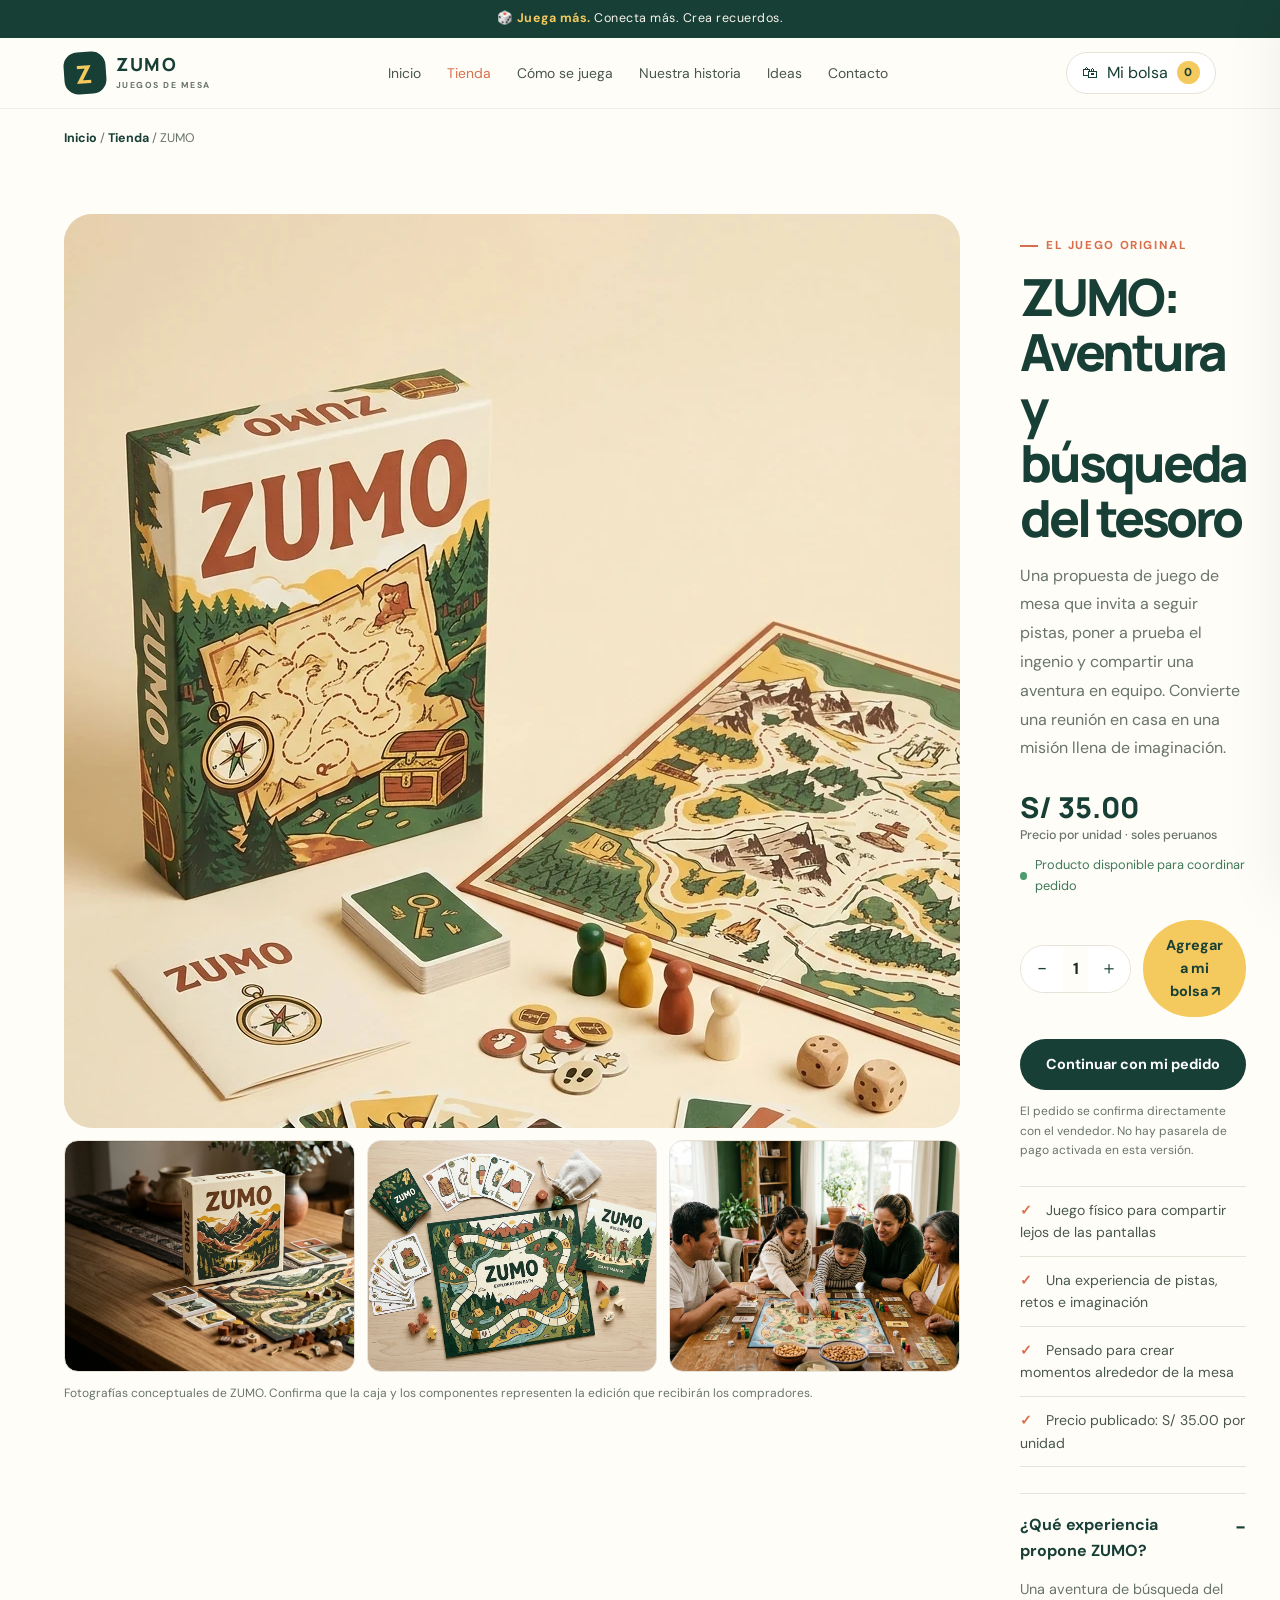
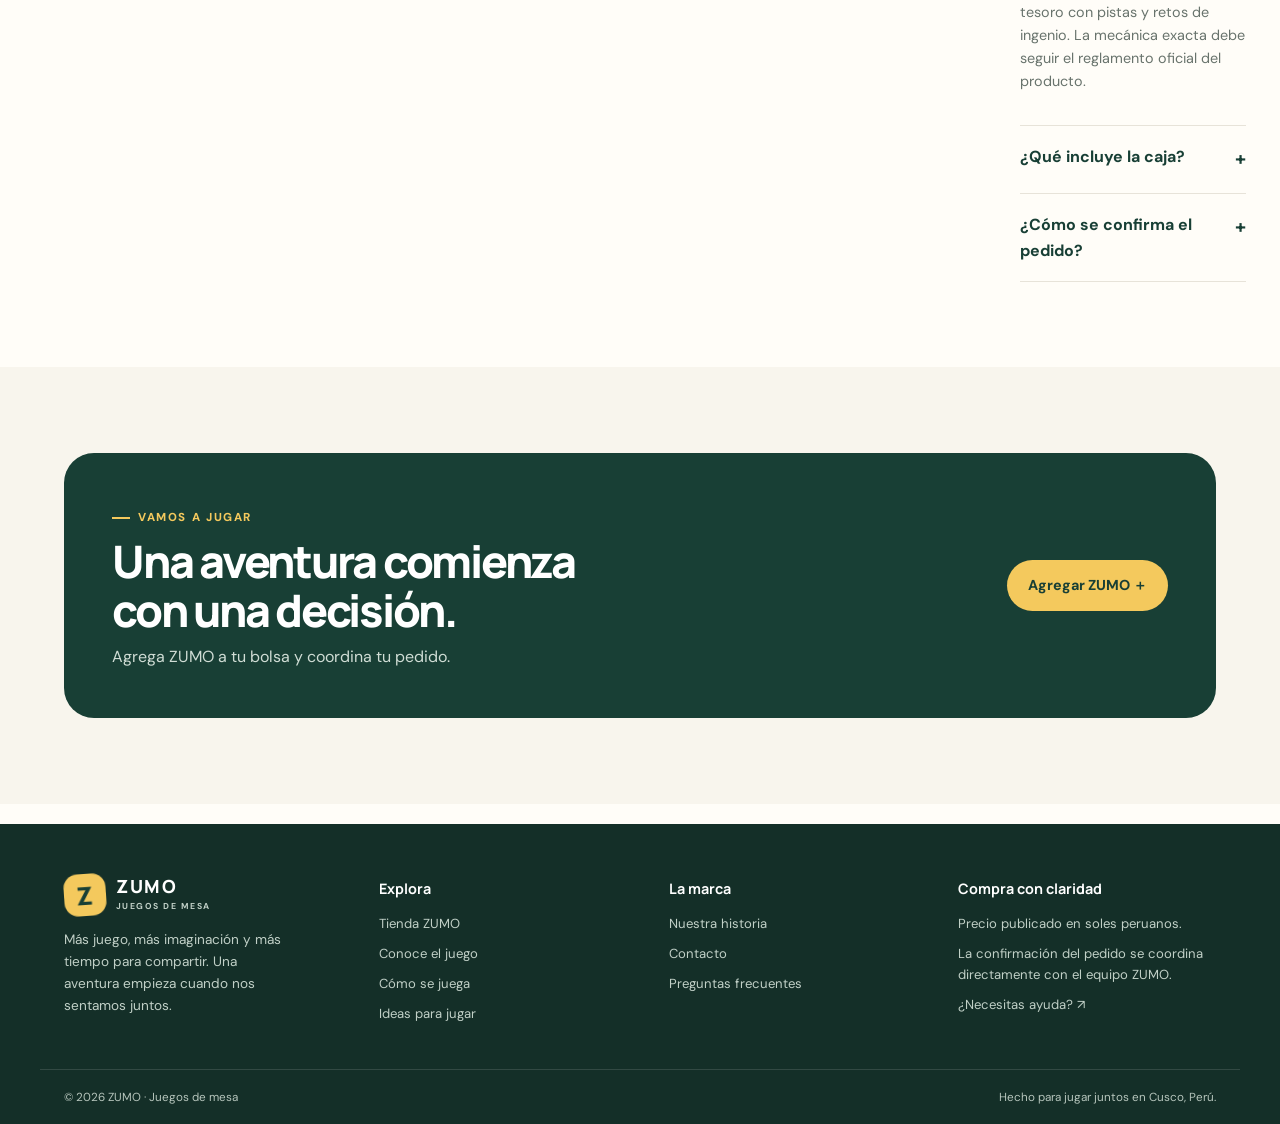
<file: producto/zumo/index.html>
<!doctype html><html lang="es"><head><meta charset="utf-8"><meta name="viewport" content="width=device-width, initial-scale=1"><meta name="description" content="Conoce el juego de mesa ZUMO, su propuesta de aventura y su precio de S/ 35.00 por unidad."><meta name="theme-color" content="#183f35"><meta property="og:title" content="ZUMO | Juego de aventura y búsqueda del tesoro"><meta property="og:description" content="Conoce el juego de mesa ZUMO, su propuesta de aventura y su precio de S/ 35.00 por unidad."><title>ZUMO | Juego de aventura y búsqueda del tesoro</title><link rel="icon" href="../../assets/favicon.svg" type="image/svg+xml"><style>@import url('https://fonts.googleapis.com/css2?family=DM+Sans:wght@400;500;600;700&family=Manrope:wght@400;500;600;700;800&display=swap');
:root{--forest:#183f35;--forest2:#245347;--cream:#f8f5ed;--paper:#fffdf8;--yellow:#f4c95d;--terra:#d86f4c;--ink:#1d2925;--muted:#68736c;--line:#e7e3d9;--shadow:0 18px 50px #1d292512;--radius:24px}*{box-sizing:border-box}html{scroll-behavior:smooth}body{margin:0;background:var(--paper);color:var(--ink);font-family:'DM Sans',sans-serif;line-height:1.6}body.locked{overflow:hidden}a{color:inherit;text-decoration:none}button,input,textarea,select{font:inherit}button,a,select{ -webkit-tap-highlight-color:transparent}button{cursor:pointer}.announcement{background:var(--forest);color:#f8f5ed;text-align:center;font-size:.78rem;letter-spacing:.04em;padding:9px 18px}.announcement b{color:var(--yellow)}.site-header{position:sticky;top:0;z-index:20;background:#fffdf8ed;backdrop-filter:blur(16px);border-bottom:1px solid #e7e3d980}.nav-wrap{max-width:1200px;margin:auto;padding:14px 24px;display:flex;align-items:center;gap:28px}.brand{display:inline-flex;align-items:center;gap:10px;font:800 1.13rem Manrope,sans-serif;letter-spacing:.09em;line-height:1;color:var(--forest);flex-shrink:0}.brand-mark{width:42px;height:42px;border-radius:14px;background:var(--forest);color:var(--yellow);display:grid;place-items:center;font:800 1.55rem Manrope,sans-serif;transform:rotate(-4deg)}.brand small{display:block;font:700 .54rem 'DM Sans',sans-serif;letter-spacing:.17em;margin-top:5px;color:var(--muted)}.nav-links{display:flex;align-items:center;justify-content:center;gap:26px;margin:auto;font-size:.87rem;color:#47554d}.nav-links a{transition:color .2s}.nav-links a:hover,.nav-links a.active{color:var(--terra)}.nav-actions{display:flex;align-items:center;gap:10px}.icon-button,.cart-button,.menu-toggle{border:1px solid var(--line);background:white;border-radius:999px;min-height:42px;padding:0 15px;color:var(--forest);display:flex;align-items:center;gap:9px}.cart-count{display:grid;place-items:center;background:var(--yellow);color:var(--forest);font-size:.72rem;font-weight:800;border-radius:50%;width:23px;height:23px}.menu-toggle{display:none;font-size:1.2rem;padding:0;width:42px;justify-content:center}.btn{display:inline-flex;align-items:center;justify-content:center;gap:12px;border:0;border-radius:999px;padding:14px 21px;font-weight:700;font-size:.9rem;transition:transform .2s,box-shadow .2s,background .2s}.btn:hover{transform:translateY(-2px);box-shadow:0 10px 22px #183f3520}.btn-primary{background:var(--yellow);color:var(--forest)}.btn-dark{background:var(--forest);color:white}.btn-light{background:white;color:var(--forest);border:1px solid var(--line)}.text-link{font-weight:700;color:var(--forest);font-size:.9rem}.text-link span{color:var(--terra);margin-left:5px}.page-wrap{max-width:1200px;margin:auto;padding:0 24px}.eyebrow{font-size:.72rem;font-weight:800;letter-spacing:.14em;color:var(--terra);text-transform:uppercase;display:inline-flex;align-items:center;gap:8px}.eyebrow:before{content:'';width:18px;height:2px;background:currentColor}.hero{background:var(--cream);overflow:hidden}.hero-inner{max-width:1200px;margin:auto;min-height:570px;padding:70px 24px 64px;display:grid;grid-template-columns:1fr 1fr;align-items:center;gap:55px}.hero h1,.page-hero h1{font:800 clamp(2.8rem,5.3vw,5rem)/1.03 Manrope,sans-serif;letter-spacing:-.065em;color:var(--forest);margin:22px 0}.hero h1 em,.section-title em,.page-hero h1 em{font-style:normal;color:var(--terra)}.hero-copy>p{max-width:510px;color:#647168;font-size:1.08rem;line-height:1.8}.hero-actions{display:flex;align-items:center;gap:22px;flex-wrap:wrap;margin-top:30px}.hero-proof{display:flex;align-items:center;gap:13px;margin-top:35px;color:var(--muted);font-size:.82rem}.proof-icons{display:flex}.proof-icons span{width:30px;height:30px;border:2px solid var(--cream);margin-left:-5px;border-radius:50%;display:grid;place-items:center;background:var(--yellow);color:var(--forest)}.proof-icons span:first-child{margin-left:0;background:#dbe8d4}.hero-art{position:relative;min-height:420px;display:grid;place-items:center}.hero-orbit{position:absolute;width:min(100%,440px);aspect-ratio:1;border-radius:50%;background:#e9dfc9;right:2%;top:0}.hero-orbit:before,.hero-orbit:after{content:'';position:absolute;border:1px dashed #c9bca0;border-radius:50%;inset:23px}.hero-orbit:after{inset:54px}.image-frame{position:relative;z-index:1;width:min(100%,430px);aspect-ratio:4/4.2;border-radius:32px;overflow:hidden;background:linear-gradient(145deg,#d6dfc7,#f3dca1);box-shadow:var(--shadow);display:grid;place-items:center}.image-frame img,.product-image img,.feature-image img,.article-image img{width:100%;height:100%;object-fit:cover;display:block}.image-placeholder{position:absolute;inset:0;display:flex;flex-direction:column;align-items:center;justify-content:center;text-align:center;padding:24px;background:radial-gradient(circle at 20% 20%,#fff8 0 2px,transparent 3px),linear-gradient(145deg,#dce5d1,#f2d9a1);color:var(--forest)}.image-placeholder .placeholder-icon{font-size:4.5rem;filter:drop-shadow(0 10px 8px #183f3520)}.image-placeholder strong{font:800 1.7rem Manrope,sans-serif;letter-spacing:.08em}.image-placeholder small{font-size:.75rem;max-width:210px;margin-top:5px;color:#52655a}.float-label{position:absolute;z-index:2;border-radius:16px;background:white;padding:13px 16px;box-shadow:var(--shadow);font-size:.8rem;font-weight:700;color:var(--forest)}.float-label small{display:block;font-size:.67rem;color:var(--muted);font-weight:500}.float-one{top:12%;left:-3%;transform:rotate(-5deg)}.float-two{bottom:9%;right:-1%;transform:rotate(4deg)}.section{padding:86px 0}.section-heading{display:flex;align-items:end;justify-content:space-between;gap:30px;margin-bottom:32px}.section-heading p{max-width:380px;color:var(--muted);margin:0}.section-title{font:800 clamp(2.1rem,4vw,3.5rem)/1.08 Manrope,sans-serif;letter-spacing:-.055em;color:var(--forest);margin:12px 0 0}.benefits{background:var(--forest);color:white}.benefit-grid{max-width:1200px;margin:auto;padding:25px 24px;display:grid;grid-template-columns:repeat(3,1fr);gap:24px}.benefit{display:flex;align-items:flex-start;gap:15px;padding:12px 16px}.benefit-number{font:800 .8rem Manrope;color:var(--yellow);border:1px solid #ffffff42;border-radius:12px;width:42px;height:42px;display:grid;place-items:center;flex-shrink:0}.benefit strong{display:block;font:700 1rem Manrope;margin-bottom:3px}.benefit p{font-size:.82rem;color:#d0ddd5;margin:0}.product-grid{display:grid;grid-template-columns:repeat(3,1fr);gap:22px}.product-card{border:1px solid var(--line);border-radius:var(--radius);overflow:hidden;background:white;transition:transform .25s,box-shadow .25s}.product-card:hover{transform:translateY(-5px);box-shadow:var(--shadow)}.product-image{position:relative;aspect-ratio:1.18;background:#e9e5d9;overflow:hidden;display:grid;place-items:center}.product-image .image-placeholder{background:linear-gradient(140deg,#e0e7d7,#f2dfb3)}.product-image .image-placeholder .placeholder-icon{font-size:3.5rem}.product-image .image-placeholder strong{font-size:1.25rem}.product-badge{position:absolute;top:14px;left:14px;border-radius:999px;background:var(--yellow);color:var(--forest);font-size:.66rem;font-weight:800;letter-spacing:.06em;padding:7px 11px}.product-card-body{padding:20px}.product-card-body h3{font:800 1.14rem/1.3 Manrope;color:var(--forest);margin:8px 0}.product-card-body p{font-size:.86rem;color:var(--muted);margin:0 0 17px}.product-card-bottom{display:flex;align-items:center;justify-content:space-between;gap:12px}.price{font:800 1.2rem Manrope;color:var(--forest)}.price small{display:block;font:500 .7rem 'DM Sans';color:var(--muted)}.round-arrow{width:42px;height:42px;border:0;border-radius:50%;background:var(--forest);color:white;font-size:1.1rem;display:grid;place-items:center}.empty-state{grid-column:1/-1;padding:30px;border:1px dashed var(--line);border-radius:18px;color:var(--muted)}.story-band{background:#f4e7c7;border-radius:30px;padding:45px;display:grid;grid-template-columns:.8fr 1.2fr;align-items:center;gap:35px}.story-art{min-height:240px;border-radius:22px;background:linear-gradient(140deg,#d6e2cd,#edc987);display:grid;place-items:center;font-size:6rem;position:relative;overflow:hidden}.story-art:before,.story-art:after{content:'✦';position:absolute;color:#fff8;font-size:4rem}.story-art:before{top:10px;left:25px}.story-art:after{bottom:10px;right:25px}.story-band h2{font:800 clamp(2rem,3vw,3rem)/1.08 Manrope;letter-spacing:-.05em;color:var(--forest);margin:12px 0}.story-band p{color:#59665e;max-width:530px}.steps-grid{display:grid;grid-template-columns:repeat(3,1fr);gap:18px}.step-card{border:1px solid var(--line);border-radius:20px;padding:25px;background:white}.step-icon{font-size:2rem;display:block;margin-bottom:20px}.step-card .step-number{font:800 .72rem Manrope;color:var(--terra);letter-spacing:.1em}.step-card h3{font:800 1.15rem Manrope;color:var(--forest);margin:6px 0}.step-card p{font-size:.88rem;color:var(--muted);margin:0}.cta-band{background:var(--forest);color:white;border-radius:30px;padding:48px;display:flex;align-items:center;justify-content:space-between;gap:30px}.cta-band h2{font:800 clamp(2rem,3.5vw,3rem)/1.08 Manrope;letter-spacing:-.05em;margin:10px 0}.cta-band p{color:#d0ddd5;margin:0}.cta-band .eyebrow{color:var(--yellow)}.footer{background:#142f28;color:white;margin-top:20px}.footer-main{max-width:1200px;margin:auto;padding:50px 24px 36px;display:grid;grid-template-columns:1.1fr 1fr 1fr 1fr;gap:32px}.brand-footer{color:white}.brand-footer .brand-mark{background:var(--yellow);color:var(--forest)}.brand-footer small{color:#c1d0c7}.footer-intro p{color:#c1d0c7;font-size:.85rem;max-width:230px}.footer-col h4{font:700 .9rem Manrope;margin:5px 0 15px}.footer-col a,.footer-col p{display:block;color:#c1d0c7;font-size:.82rem;margin:9px 0}.footer-col a:hover{color:var(--yellow)}.footer-bottom{border-top:1px solid #ffffff20;max-width:1200px;margin:auto;padding:18px 24px;display:flex;justify-content:space-between;gap:18px;color:#b6c5bc;font-size:.73rem}.page-hero{background:var(--cream);padding:62px 0}.page-hero-inner{max-width:1200px;margin:auto;padding:0 24px;display:grid;grid-template-columns:1fr .75fr;align-items:center;gap:45px}.page-hero h1{font-size:clamp(2.6rem,5vw,4.4rem);margin:16px 0}.page-hero p{max-width:590px;color:var(--muted);font-size:1rem}.page-hero-art{min-height:250px;border-radius:25px;background:linear-gradient(140deg,#d8e4d1,#f1d79d);display:grid;place-items:center;font-size:6rem;position:relative;overflow:hidden}.page-hero-art:after{content:'ZUMO';position:absolute;font:800 3rem Manrope;color:#183f3512;letter-spacing:.15em;bottom:12px;right:16px}.breadcrumbs{font-size:.78rem;color:var(--muted);padding:20px 0}.breadcrumbs a{color:var(--forest);font-weight:700}.catalog-tools{display:flex;align-items:center;justify-content:space-between;gap:15px;flex-wrap:wrap;margin-bottom:24px}.search-field{display:flex;align-items:center;gap:10px;border:1px solid var(--line);border-radius:999px;background:white;padding:0 16px;min-height:48px;flex:1;max-width:430px}.search-field input{border:0;outline:0;background:transparent;width:100%;min-width:0}.filter-pills{display:flex;gap:8px;flex-wrap:wrap}.filter-pills button{border:1px solid var(--line);background:white;border-radius:999px;padding:10px 15px;font-size:.8rem;color:var(--muted)}.filter-pills button.active{background:var(--forest);color:white;border-color:var(--forest)}.catalog-count{font-size:.8rem;color:var(--muted);margin-bottom:16px}.product-detail{display:grid;grid-template-columns:1fr 1fr;gap:60px;align-items:start;padding:45px 0 85px}.detail-gallery{position:sticky;top:100px}.detail-main-image{position:relative;aspect-ratio:1/1.02;border-radius:28px;overflow:hidden;background:#e8e5d8;display:grid;place-items:center}.detail-main-image .image-placeholder .placeholder-icon{font-size:6rem}.detail-thumbs{display:grid;grid-template-columns:repeat(3,1fr);gap:12px;margin-top:12px}.detail-thumb{aspect-ratio:1.25;border:1px solid var(--line);border-radius:14px;overflow:hidden;background:#f0ebdd;display:grid;place-items:center;font-size:1.8rem;color:var(--forest)}.detail-info{padding-top:15px}.detail-info h1{font:800 clamp(2.2rem,4vw,3.5rem)/1.08 Manrope;letter-spacing:-.06em;color:var(--forest);margin:14px 0}.detail-info .lead{font-size:1rem;color:var(--muted);line-height:1.8}.detail-price{font:800 1.8rem Manrope;color:var(--forest);margin:24px 0 4px}.detail-price small{font:500 .78rem 'DM Sans';color:var(--muted);display:block}.stock-note{display:flex;align-items:center;gap:8px;color:#3f7957;font-size:.8rem;margin:12px 0 24px}.stock-dot{width:8px;height:8px;border-radius:50%;background:#4d9c6c}.quantity-row{display:flex;gap:12px;align-items:center;margin:22px 0}.quantity{display:flex;align-items:center;border:1px solid var(--line);border-radius:999px;overflow:hidden;height:48px}.quantity button{width:42px;height:48px;border:0;background:white;color:var(--forest);font-size:1.15rem}.quantity span{width:25px;text-align:center;font-weight:700}.quantity-row .btn{flex:1}.detail-points{list-style:none;padding:0;margin:26px 0;border-top:1px solid var(--line)}.detail-points li{padding:12px 0;border-bottom:1px solid var(--line);font-size:.88rem;color:#48574e}.detail-points li span{color:var(--terra);font-weight:800;margin-right:10px}.fine-print{font-size:.75rem;color:var(--muted)}.accordion{border-top:1px solid var(--line)}.accordion details{border-bottom:1px solid var(--line);padding:18px 0}.accordion summary{font-weight:700;color:var(--forest);cursor:pointer;list-style:none;display:flex;justify-content:space-between;gap:20px}.accordion summary:after{content:'+';font-size:1.2rem}.accordion details[open] summary:after{content:'−'}.accordion details p{font-size:.9rem;color:var(--muted);max-width:800px}.content-narrow{max-width:850px;margin:auto}.content-narrow h2{font:800 1.6rem Manrope;color:var(--forest);margin:34px 0 10px}.content-narrow p,.content-narrow li{color:#58655d}.contact-grid{display:grid;grid-template-columns:.8fr 1.2fr;gap:40px}.contact-card{background:var(--forest);color:white;border-radius:24px;padding:30px}.contact-card h2{font:800 1.8rem Manrope;margin:0 0 12px}.contact-card p{color:#d0ddd5;font-size:.9rem}.contact-method{border-top:1px solid #ffffff2b;padding:16px 0}.contact-method strong{display:block;color:var(--yellow);font-size:.8rem}.contact-method span{font-size:.9rem}.form-card{border:1px solid var(--line);border-radius:24px;padding:30px;background:white}.form-card h2{font:800 1.7rem Manrope;color:var(--forest);margin:0 0 5px}.form-card>p{color:var(--muted);font-size:.87rem;margin-top:0}.form-grid{display:grid;grid-template-columns:1fr 1fr;gap:16px}.field{display:flex;flex-direction:column;gap:7px;margin:10px 0}.field.full{grid-column:1/-1}.field label{font-size:.8rem;font-weight:700;color:var(--forest)}.field input,.field textarea,.field select{border:1px solid var(--line);border-radius:12px;padding:13px 14px;outline:0;background:#fffdf9;width:100%}.field input:focus,.field textarea:focus{border-color:var(--forest)}.field textarea{min-height:130px;resize:vertical}.notice{background:#f5edda;color:#675b3f;border-radius:12px;padding:14px;font-size:.8rem;margin:15px 0}.about-values{display:grid;grid-template-columns:repeat(3,1fr);gap:18px}.value-card{padding:25px;border:1px solid var(--line);border-radius:20px}.value-card span{font-size:2rem}.value-card h3{font:800 1.05rem Manrope;color:var(--forest)}.value-card p{font-size:.86rem;color:var(--muted)}.blog-grid{display:grid;grid-template-columns:repeat(3,1fr);gap:20px}.article-card{border:1px solid var(--line);border-radius:20px;overflow:hidden;background:white}.article-image{height:180px;background:linear-gradient(135deg,#dce5d1,#f1d79d);display:grid;place-items:center;font-size:3.5rem}.article-body{padding:20px}.article-tag{font-size:.68rem;text-transform:uppercase;letter-spacing:.1em;color:var(--terra);font-weight:800}.article-body h3{font:800 1.15rem/1.3 Manrope;color:var(--forest);margin:10px 0}.article-body p{font-size:.85rem;color:var(--muted)}.article-body a{font-size:.82rem;font-weight:800;color:var(--forest)}.cart-backdrop{position:fixed;inset:0;background:#10261fcc;z-index:50;opacity:0;pointer-events:none;transition:opacity .25s}.cart-backdrop.open{opacity:1;pointer-events:auto}.cart-drawer{position:fixed;right:0;top:0;height:100dvh;width:min(440px,100%);background:var(--paper);z-index:51;transform:translateX(105%);transition:transform .3s;display:flex;flex-direction:column;padding:25px;box-shadow:-20px 0 60px #0001}.cart-drawer.open{transform:translateX(0)}.drawer-head{display:flex;align-items:center;justify-content:space-between;border-bottom:1px solid var(--line);padding-bottom:20px}.drawer-head h3{font:800 1.6rem Manrope;color:var(--forest);margin:6px 0 0}.close-button{width:40px;height:40px;border:1px solid var(--line);border-radius:50%;background:white;font-size:1.5rem}.cart-items{overflow:auto;flex:1;padding:15px 0}.empty-cart{text-align:center;padding:50px 10px;color:var(--muted)}.cart-line{display:grid;grid-template-columns:64px 1fr auto;gap:13px;padding:14px 0;border-bottom:1px solid var(--line);align-items:center}.cart-line-art{width:64px;height:64px;border-radius:13px;background:#e0e7d7;display:grid;place-items:center;font-size:1.8rem}.cart-line strong{display:block;color:var(--forest);font-size:.86rem}.cart-line small{color:var(--muted)}.remove-line{border:0;background:none;color:var(--terra);font-size:.75rem;padding:5px 0}.drawer-bottom{border-top:1px solid var(--line);padding-top:20px}.total-line{display:flex;justify-content:space-between;font-size:.9rem;margin-bottom:15px}.total-line strong{font:800 1.3rem Manrope;color:var(--forest)}.checkout{width:100%}.drawer-bottom>small{display:block;text-align:center;color:var(--muted);font-size:.72rem;margin-top:10px}#toast{position:fixed;left:50%;bottom:24px;transform:translate(-50%,20px);opacity:0;pointer-events:none;background:var(--forest);color:white;border-radius:999px;padding:13px 20px;z-index:70;box-shadow:var(--shadow);font-size:.84rem;transition:.25s;max-width:calc(100% - 30px);text-align:center}#toast.show{opacity:1;transform:translate(-50%,0)}.mobile-menu{display:none}.no-results{padding:30px;text-align:center;color:var(--muted)}.faq-layout{display:grid;grid-template-columns:.7fr 1.3fr;gap:45px}.faq-intro{position:sticky;top:110px;align-self:start}.faq-intro h2{font:800 2.3rem/1.1 Manrope;letter-spacing:-.05em;color:var(--forest)}.faq-intro p{color:var(--muted)}
@media(max-width:900px){.nav-wrap{gap:14px}.nav-links{gap:15px}.nav-links a{font-size:.8rem}.hero-inner{gap:25px}.hero-art{min-height:360px}.benefit-grid{gap:8px}.product-grid,.blog-grid{grid-template-columns:repeat(2,1fr)}.footer-main{grid-template-columns:repeat(2,1fr)}.product-detail{gap:32px}.contact-grid{gap:20px}.page-hero-inner{gap:25px}}
@media(max-width:700px){.announcement{font-size:.69rem}.nav-wrap{padding:11px 16px}.brand-mark{width:38px;height:38px}.menu-toggle{display:flex;order:3}.nav-actions{margin-left:auto}.nav-actions .cart-label{display:none}.nav-links{display:none;position:absolute;top:100%;left:0;right:0;background:var(--paper);padding:12px 20px 22px;border-bottom:1px solid var(--line);box-shadow:0 15px 25px #183f3510;flex-direction:column;align-items:stretch;gap:0}.nav-links.open{display:flex}.nav-links a{padding:13px 3px;border-bottom:1px solid var(--line);font-size:.92rem}.hero-inner{grid-template-columns:1fr;padding:48px 20px 40px;gap:22px}.hero h1{font-size:clamp(2.75rem,13vw,4.1rem)}.hero-copy>p{font-size:.97rem}.hero-art{min-height:340px}.hero-orbit{width:320px;right:4%;top:8px}.image-frame{width:min(82%,330px);aspect-ratio:1/1.05}.float-one{left:0;top:10%}.float-two{right:0;bottom:8%}.page-wrap{padding:0 18px}.section{padding:58px 0}.section-heading{align-items:flex-start;flex-direction:column;gap:12px}.benefit-grid{grid-template-columns:1fr;padding:18px}.benefit{padding:10px}.product-grid,.blog-grid{grid-template-columns:1fr}.product-image{aspect-ratio:1.25}.story-band{grid-template-columns:1fr;padding:22px}.story-art{min-height:180px;font-size:4.5rem}.steps-grid{grid-template-columns:1fr}.cta-band{padding:30px 24px;align-items:flex-start;flex-direction:column}.footer-main{grid-template-columns:1fr 1fr;padding:38px 20px 28px;gap:25px}.footer-intro{grid-column:1/-1}.footer-bottom{padding:16px 20px;flex-direction:column;gap:5px}.page-hero{padding:42px 0}.page-hero-inner{grid-template-columns:1fr;padding:0 20px}.page-hero h1{font-size:clamp(2.5rem,12vw,3.7rem)}.page-hero-art{min-height:180px;font-size:4.5rem}.catalog-tools{align-items:stretch;flex-direction:column}.search-field{max-width:none}.filter-pills{flex-wrap:nowrap;overflow-x:auto;padding-bottom:4px}.filter-pills button{white-space:nowrap}.product-detail{grid-template-columns:1fr;padding:20px 0 60px;gap:25px}.detail-gallery{position:static}.detail-main-image{aspect-ratio:1.1}.detail-info{padding:0}.detail-info h1{font-size:2.45rem}.detail-thumbs{grid-template-columns:repeat(3,1fr)}.contact-grid,.faq-layout{grid-template-columns:1fr}.contact-card,.form-card{padding:23px}.form-grid{grid-template-columns:1fr}.field.full{grid-column:auto}.about-values{grid-template-columns:1fr}.faq-intro{position:static}.faq-intro h2{font-size:2rem}.cart-drawer{padding:20px}.brand small{font-size:.48rem}}
@media(prefers-reduced-motion:reduce){html{scroll-behavior:auto}*,*:before,*:after{transition:none!important;animation:none!important}}

/* Imágenes oficiales entregadas para ZUMO */
.image-frame:has(img[src]), .product-image:has(img[src]), .detail-main-image:has(img[src]) { background:#e9e5d9; }
.image-frame img, .product-image img, .detail-main-image img { position:relative; z-index:1; }
.image-frame .image-placeholder, .product-image .image-placeholder, .detail-main-image .image-placeholder { display:none; }
.detail-thumb { background-size:cover; background-position:center; }

/* Dedicated generated photography for inner pages and mobile */
.page-hero-art{overflow:hidden;border-radius:24px;background:#e9e5d9;min-height:260px}.page-hero-art img{display:block;width:100%;height:100%;min-height:260px;object-fit:cover;border-radius:24px}.article-image img{display:block;width:100%;height:100%;object-fit:cover}.hero{background-image:linear-gradient(90deg,rgba(19,51,37,.92),rgba(19,51,37,.55) 48%,rgba(19,51,37,.06)),url("../../assets/img/zumo-hero.webp");background-position:center;background-size:cover}.hero-art{background-image:url("../../assets/img/zumo-producto-movil.webp");background-size:cover;background-position:center}

/* Catalogo ampliado: conceptos de futuras colecciones, claramente diferenciados */
.concept-card{background:#fbfaf5;border-style:dashed;border-color:#d9d2c2}
.concept-card .product-image img{filter:saturate(.82)}
.concept-badge{background:#e8e1d0!important;color:#5c614b!important}
.concept-note{margin-top:14px;padding-top:11px;border-top:1px solid #e4ddcf;color:#7b684a;font-size:.78rem;font-weight:700}
</style></head><body><div class="announcement">🎲 <b>Juega más.</b> Conecta más. Crea recuerdos.</div><header class="site-header"><div class="nav-wrap"><a class="brand" href="../../index.html" aria-label="ZUMO, inicio"><span class="brand-mark">Z</span><span>ZUMO<small>JUEGOS DE MESA</small></span></a><nav class="nav-links" id="navLinks" aria-label="Navegación principal"><a class="" href="../../index.html">Inicio</a><a class="active" href="../../tienda/index.html">Tienda</a><a class="" href="../../como-jugar/index.html">Cómo se juega</a><a class="" href="../../nosotros/index.html">Nuestra historia</a><a class="" href="../../blog/index.html">Ideas</a><a class="" href="../../contacto/index.html">Contacto</a></nav><div class="nav-actions"><button class="cart-button" id="openCart" aria-label="Abrir bolsa de compras">🛍 <span class="cart-label">Mi bolsa</span><span class="cart-count" data-cart-count>0</span></button><button class="menu-toggle" id="menuToggle" aria-label="Abrir menú" aria-expanded="false">☰</button></div></div></header><main><div class="page-wrap"><div class="breadcrumbs"><a href="../../index.html">Inicio</a> / <a href="../../tienda/index.html">Tienda</a> / ZUMO</div><section class="product-detail"><div class="detail-gallery"><div class="detail-main-image"><img src="../../assets/img/zumo-producto.webp" alt="Caja y componentes del juego ZUMO" onerror="this.style.display='none'"><div class="image-placeholder"><span class="placeholder-icon">🧩</span><strong>ZUMO</strong><small>Imagen oficial de ZUMO</small></div></div><div class="detail-thumbs"><a class="detail-thumb" href="../../assets/img/zumo-hero.webp" aria-label="Ver foto de ZUMO" style="background-image:url(../../assets/img/zumo-hero.webp)"></a><a class="detail-thumb" href="../../assets/img/zumo-componentes.webp" aria-label="Ver componentes del juego" style="background-image:url(../../assets/img/zumo-componentes.webp)"></a><a class="detail-thumb" href="../../assets/img/zumo-familia.webp" aria-label="Ver familia jugando" style="background-image:url(../../assets/img/zumo-familia.webp)"></a></div><p class="fine-print">Fotografías conceptuales de ZUMO. Confirma que la caja y los componentes representen la edición que recibirán los compradores.</p></div><div class="detail-info"><span class="eyebrow">EL JUEGO ORIGINAL</span><h1>ZUMO: Aventura y búsqueda del tesoro</h1><p class="lead">Una propuesta de juego de mesa que invita a seguir pistas, poner a prueba el ingenio y compartir una aventura en equipo. Convierte una reunión en casa en una misión llena de imaginación.</p><div class="detail-price">S/ 35.00 <small>Precio por unidad · soles peruanos</small></div><div class="stock-note"><span class="stock-dot"></span> Producto disponible para coordinar pedido</div><div class="quantity-row"><div class="quantity" aria-label="Cantidad"><button id="qtyMinus" aria-label="Disminuir cantidad">−</button><span id="productQty">1</span><button id="qtyPlus" aria-label="Aumentar cantidad">＋</button></div><button class="btn btn-primary" data-add-cart>Agregar a mi bolsa ↗</button></div><button class="btn btn-dark" style="width:100%" data-buy-now>Continuar con mi pedido</button><p class="fine-print">El pedido se confirma directamente con el vendedor. No hay pasarela de pago activada en esta versión.</p><ul class="detail-points"><li><span>✓</span> Juego físico para compartir lejos de las pantallas</li><li><span>✓</span> Una experiencia de pistas, retos e imaginación</li><li><span>✓</span> Pensado para crear momentos alrededor de la mesa</li><li><span>✓</span> Precio publicado: S/ 35.00 por unidad</li></ul><div class="accordion"><details open><summary>¿Qué experiencia propone ZUMO?</summary><p>Una aventura de búsqueda del tesoro con pistas y retos de ingenio. La mecánica exacta debe seguir el reglamento oficial del producto.</p></details><details><summary>¿Qué incluye la caja?</summary><p>El contenido específico debe confirmarse con la versión final del producto antes de publicar una lista cerrada de componentes.</p></details><details><summary>¿Cómo se confirma el pedido?</summary><p>Agrega el juego a tu bolsa y continúa con tu pedido. El pedido se confirma por WhatsApp una vez registrado el número completo del negocio.</p></details></div></div></section></div><section class="section" style="background:var(--cream)"><div class="page-wrap"><div class="cta-band"><div><span class="eyebrow">VAMOS A JUGAR</span><h2>Una aventura comienza<br>con una decisión.</h2><p>Agrega ZUMO a tu bolsa y coordina tu pedido.</p></div><button class="btn btn-primary" data-add-cart>Agregar ZUMO ＋</button></div></div></section></main><footer class="footer"><div class="footer-main"><div class="footer-intro"><a class="brand brand-footer" href="../../index.html"><span class="brand-mark">Z</span><span>ZUMO<small>JUEGOS DE MESA</small></span></a><p>Más juego, más imaginación y más tiempo para compartir. Una aventura empieza cuando nos sentamos juntos.</p></div><div class="footer-col"><h4>Explora</h4><a href="../../tienda/index.html">Tienda ZUMO</a><a href="../../producto/zumo/index.html">Conoce el juego</a><a href="../../como-jugar/index.html">Cómo se juega</a><a href="../../blog/index.html">Ideas para jugar</a></div><div class="footer-col"><h4>La marca</h4><a href="../../nosotros/index.html">Nuestra historia</a><a href="../../contacto/index.html">Contacto</a><a href="../../preguntas-frecuentes/index.html">Preguntas frecuentes</a></div><div class="footer-col"><h4>Compra con claridad</h4><p>Precio publicado en soles peruanos.</p><p>La confirmación del pedido se coordina directamente con el equipo ZUMO.</p><a href="../../contacto/index.html">¿Necesitas ayuda? ↗</a></div></div><div class="footer-bottom"><span>© 2026 ZUMO · Juegos de mesa</span><span>Hecho para jugar juntos en Cusco, Perú.</span></div></footer><div class="cart-backdrop" id="cartBackdrop"></div><aside class="cart-drawer" id="cartDrawer" aria-label="Bolsa de compras" aria-hidden="true"><div class="drawer-head"><div><span class="eyebrow">TU SELECCIÓN</span><h3>Mi bolsa <span id="drawerCount">(0)</span></h3></div><button id="closeCart" class="close-button" aria-label="Cerrar bolsa">×</button></div><div id="cartItems" class="cart-items"><p class="empty-cart">Tu bolsa está esperando una aventura. 🎲</p></div><div class="drawer-bottom"><div class="total-line"><span>Total</span><strong id="cartTotal">S/ 0.00</strong></div><button class="btn btn-primary checkout" id="checkout">Continuar con mi pedido ↗</button><small>El pedido se confirmará con el vendedor.</small><p id="whatsappNotice" class="fine-print" hidden>Configura el WhatsApp oficial en assets/config.js para recibir pedidos.</p></div></aside><div id="toast" role="status" aria-live="polite"></div><script>window.ZUMO_CONFIG = { BRAND: 'ZUMO', PRODUCT_NAME: 'ZUMO: Aventura y búsqueda del tesoro', PRICE: 35.00, CURRENCY: 'S/', WHATSAPP: '5193803934', EMAIL: '', STOCK: 50 };
</script><script>(()=>{'use strict';const C=window.ZUMO_CONFIG||{PRICE:35,CURRENCY:'S/',WHATSAPP:'',PRODUCT_NAME:'Juego ZUMO'};const $=(s,r=document)=>r.querySelector(s),$$=(s,r=document)=>[...r.querySelectorAll(s)];let cart=[];try{cart=JSON.parse(localStorage.getItem('zumoCart')||'[]')}catch(e){}let toastTimer;function toast(msg){const t=$('#toast');if(!t)return;t.textContent=msg;t.classList.add('show');clearTimeout(toastTimer);toastTimer=setTimeout(()=>t.classList.remove('show'),2800)}function save(){try{localStorage.setItem('zumoCart',JSON.stringify(cart))}catch(e){}renderCart()}function money(n){return `${C.CURRENCY} ${Number(n).toFixed(2)}`}function count(){return cart.reduce((s,i)=>s+i.qty,0)}function renderCart(){const n=count();$$('[data-cart-count]').forEach(e=>e.textContent=n);const drawerCount=$('#drawerCount');if(drawerCount)drawerCount.textContent=`(${n})`;const items=$('#cartItems');if(items){if(!cart.length)items.innerHTML='<p class="empty-cart">Tu bolsa está esperando una aventura. 🎲</p>';else items.innerHTML=cart.map(i=>`<div class="cart-line"><div class="cart-line-art">🎲</div><div><strong>${i.name}</strong><small>${money(i.price)} · Cantidad: ${i.qty}</small><br><button class="remove-line" data-remove="${i.id}">Quitar</button></div><b>${money(i.price*i.qty)}</b></div>`).join('')}const total=$('#cartTotal');if(total)total.textContent=money(cart.reduce((s,i)=>s+i.price*i.qty,0));const checkout=$('#checkout');if(checkout)checkout.disabled=!cart.length;}
function openCart(){const d=$('#cartDrawer'),b=$('#cartBackdrop');if(!d||!b)return;d.classList.add('open');b.classList.add('open');d.setAttribute('aria-hidden','false');document.body.classList.add('locked');$('#closeCart')?.focus()}function closeCart(){const d=$('#cartDrawer'),b=$('#cartBackdrop');d?.classList.remove('open');b?.classList.remove('open');d?.setAttribute('aria-hidden','true');document.body.classList.remove('locked')}function add(qty=1){cart.push;let item=cart.find(i=>i.id==='zumo');if(item)item.qty+=qty;else cart.push({id:'zumo',name:C.PRODUCT_NAME||'Juego ZUMO',price:Number(C.PRICE)||35,qty});save();toast('¡ZUMO se agregó a tu bolsa!');}function checkout(){if(!cart.length){toast('Agrega el juego a tu bolsa primero.');return}const total=cart.reduce((s,i)=>s+i.price*i.qty,0);const lines=cart.map(i=>`• ${i.name} x${i.qty}: ${money(i.price*i.qty)}`).join('\n');const message=`Hola, quiero hacer un pedido de ZUMO:\n${lines}\nTotal: ${money(total)}\n¿Me pueden indicar cómo continuar con la compra?`;const phone=(C.WHATSAPP||'').replace(/\D/g,'');if(phone){window.open(`https://wa.me/${phone}?text=${encodeURIComponent(message)}`,'_blank','noopener');}else{toast('La tienda está lista; falta configurar el WhatsApp oficial en assets/config.js.');const p=$('#whatsappNotice');if(p)p.hidden=false;}}function init(){renderCart();$('#openCart')?.addEventListener('click',openCart);$('#closeCart')?.addEventListener('click',closeCart);$('#cartBackdrop')?.addEventListener('click',closeCart);document.addEventListener('keydown',e=>{if(e.key==='Escape')closeCart()});$('#cartItems')?.addEventListener('click',e=>{const b=e.target.closest('[data-remove]');if(b){cart=cart.filter(i=>i.id!==b.dataset.remove);save()}});$('#checkout')?.addEventListener('click',checkout);$$('[data-add-cart]').forEach(b=>b.addEventListener('click',()=>{const q=$('#productQty');add(Math.max(1,Number(q?.textContent||b.dataset.qty||1)));openCart()}));$$('[data-buy-now]').forEach(b=>b.addEventListener('click',()=>{if(!cart.length)add(1);openCart()}));const q=$('#productQty');$('#qtyMinus')?.addEventListener('click',()=>{if(q)q.textContent=Math.max(1,Number(q.textContent)-1)});$('#qtyPlus')?.addEventListener('click',()=>{if(q)q.textContent=Math.min(10,Number(q.textContent)+1)});$('#menuToggle')?.addEventListener('click',()=>{const nav=$('#navLinks');const open=nav?.classList.toggle('open');$('#menuToggle')?.setAttribute('aria-expanded',String(!!open))});$$('#navLinks a').forEach(a=>a.addEventListener('click',()=>$('#navLinks')?.classList.remove('open')));const search=$('#catalogSearch');const filterButtons=$$('[data-filter]');function filter(){const term=(search?.value||'').toLocaleLowerCase('es');const selected=$('.filter-pills button.active')?.dataset.filter||'todos';let visible=0;$$('[data-product-card]').forEach(card=>{const text=(card.dataset.search||card.textContent).toLocaleLowerCase('es');const category=card.dataset.category||'juegos';const show=(text.includes(term))&&(selected==='todos'||selected===category);card.hidden=!show;if(show)visible++});const countEl=$('#resultsCount');if(countEl)countEl.textContent=`${visible} ${visible===1?'producto':'productos'}`;const no=$('#noResults');if(no)no.hidden=visible!==0}search?.addEventListener('input',filter);filterButtons.forEach(b=>b.addEventListener('click',()=>{filterButtons.forEach(x=>x.classList.remove('active'));b.classList.add('active');filter()}));$('#contactForm')?.addEventListener('submit',e=>{e.preventDefault();const form=e.currentTarget;const data=new FormData(form);const subject=encodeURIComponent('Consulta desde la web ZUMO: '+(data.get('subject')||'Consulta general'));const body=encodeURIComponent(`Nombre: ${data.get('name')}\nCorreo: ${data.get('email')}\nMotivo: ${data.get('subject')||'Consulta general'}\n\n${data.get('message')}`);if(C.EMAIL){location.href=`mailto:${C.EMAIL}?subject=${subject}&body=${body}`}else{const text=`Hola, ZUMO. Soy ${data.get('name')}. Mi correo: ${data.get('email')}. Consulta: ${data.get('message')}`;if(C.WHATSAPP){window.open(`https://wa.me/${C.WHATSAPP.replace(/\D/g,'')}?text=${encodeURIComponent(text)}`,'_blank','noopener')}else{toast('Formulario validado. Para enviar consultas, configura el WhatsApp o correo oficial en assets/config.js.');$('#contactNotice')?.removeAttribute('hidden')}}});}document.addEventListener('DOMContentLoaded',init)})();</script></body></html>
</file>
